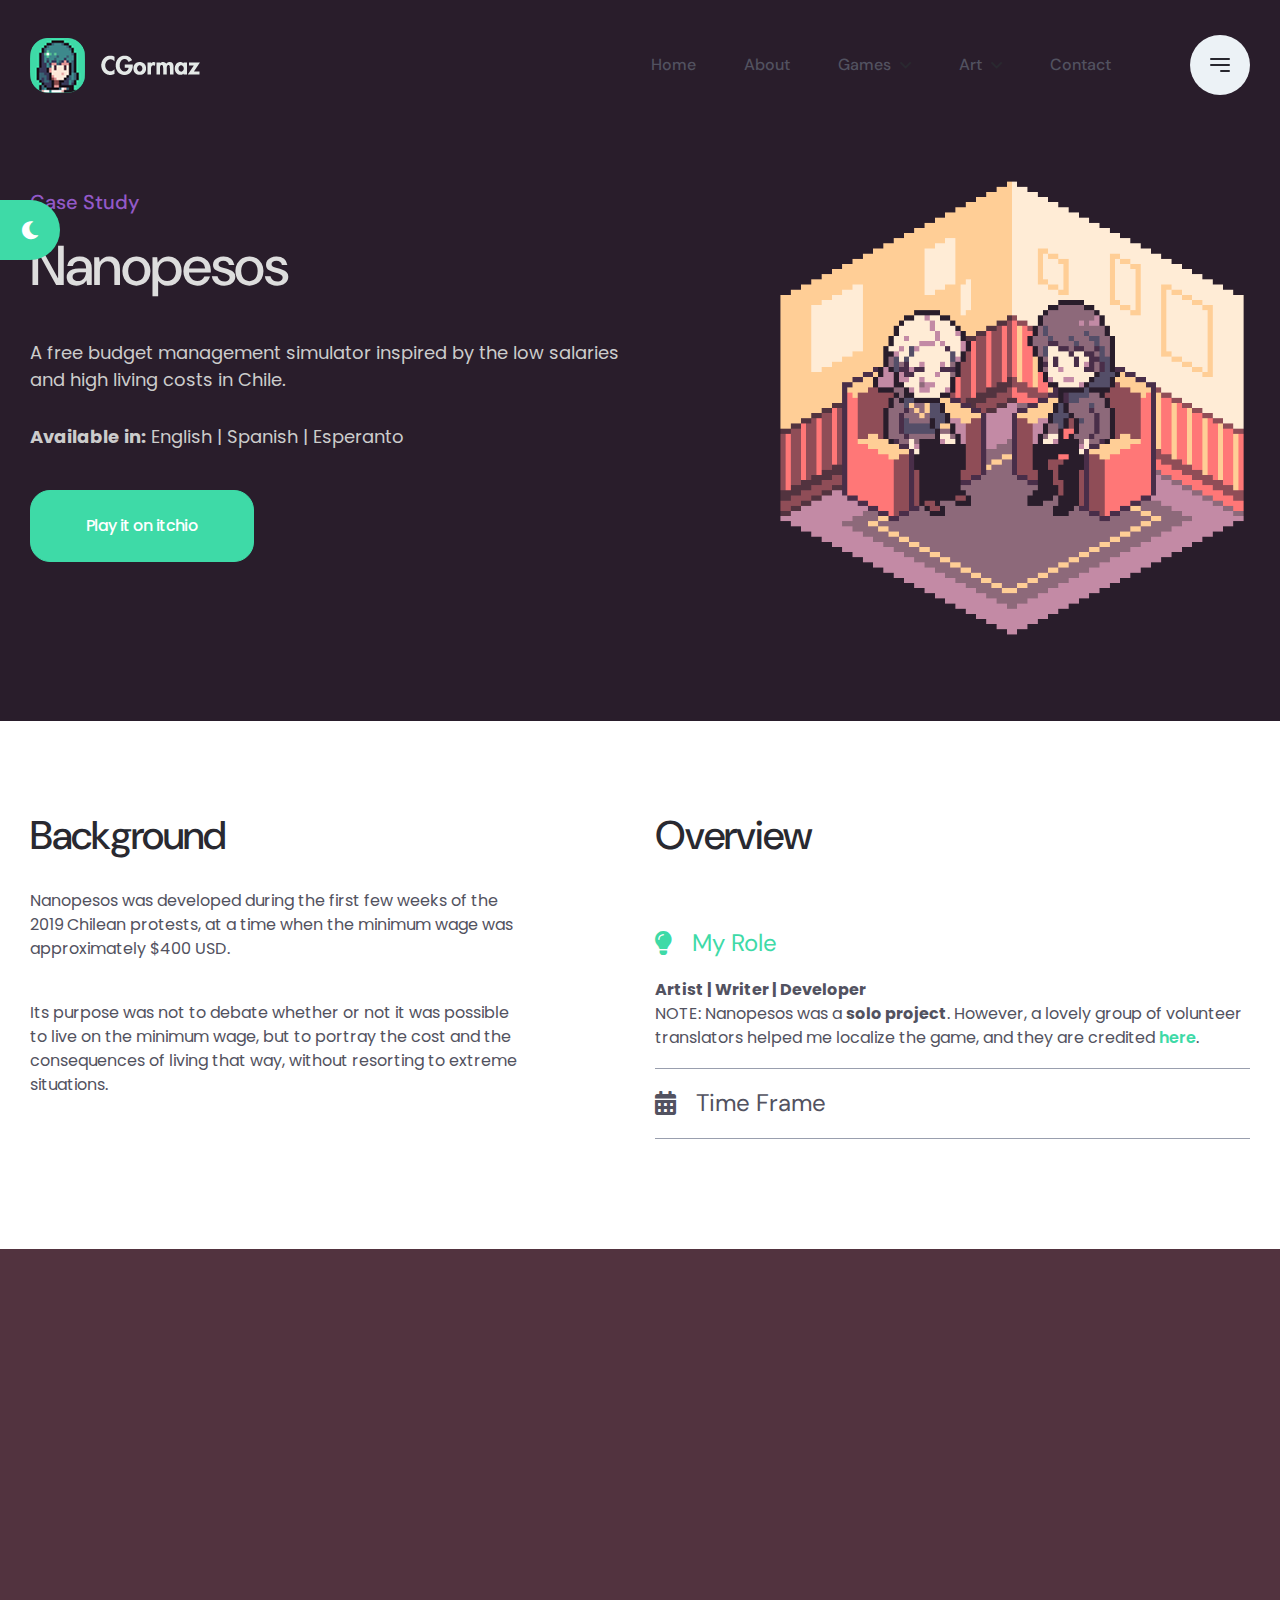
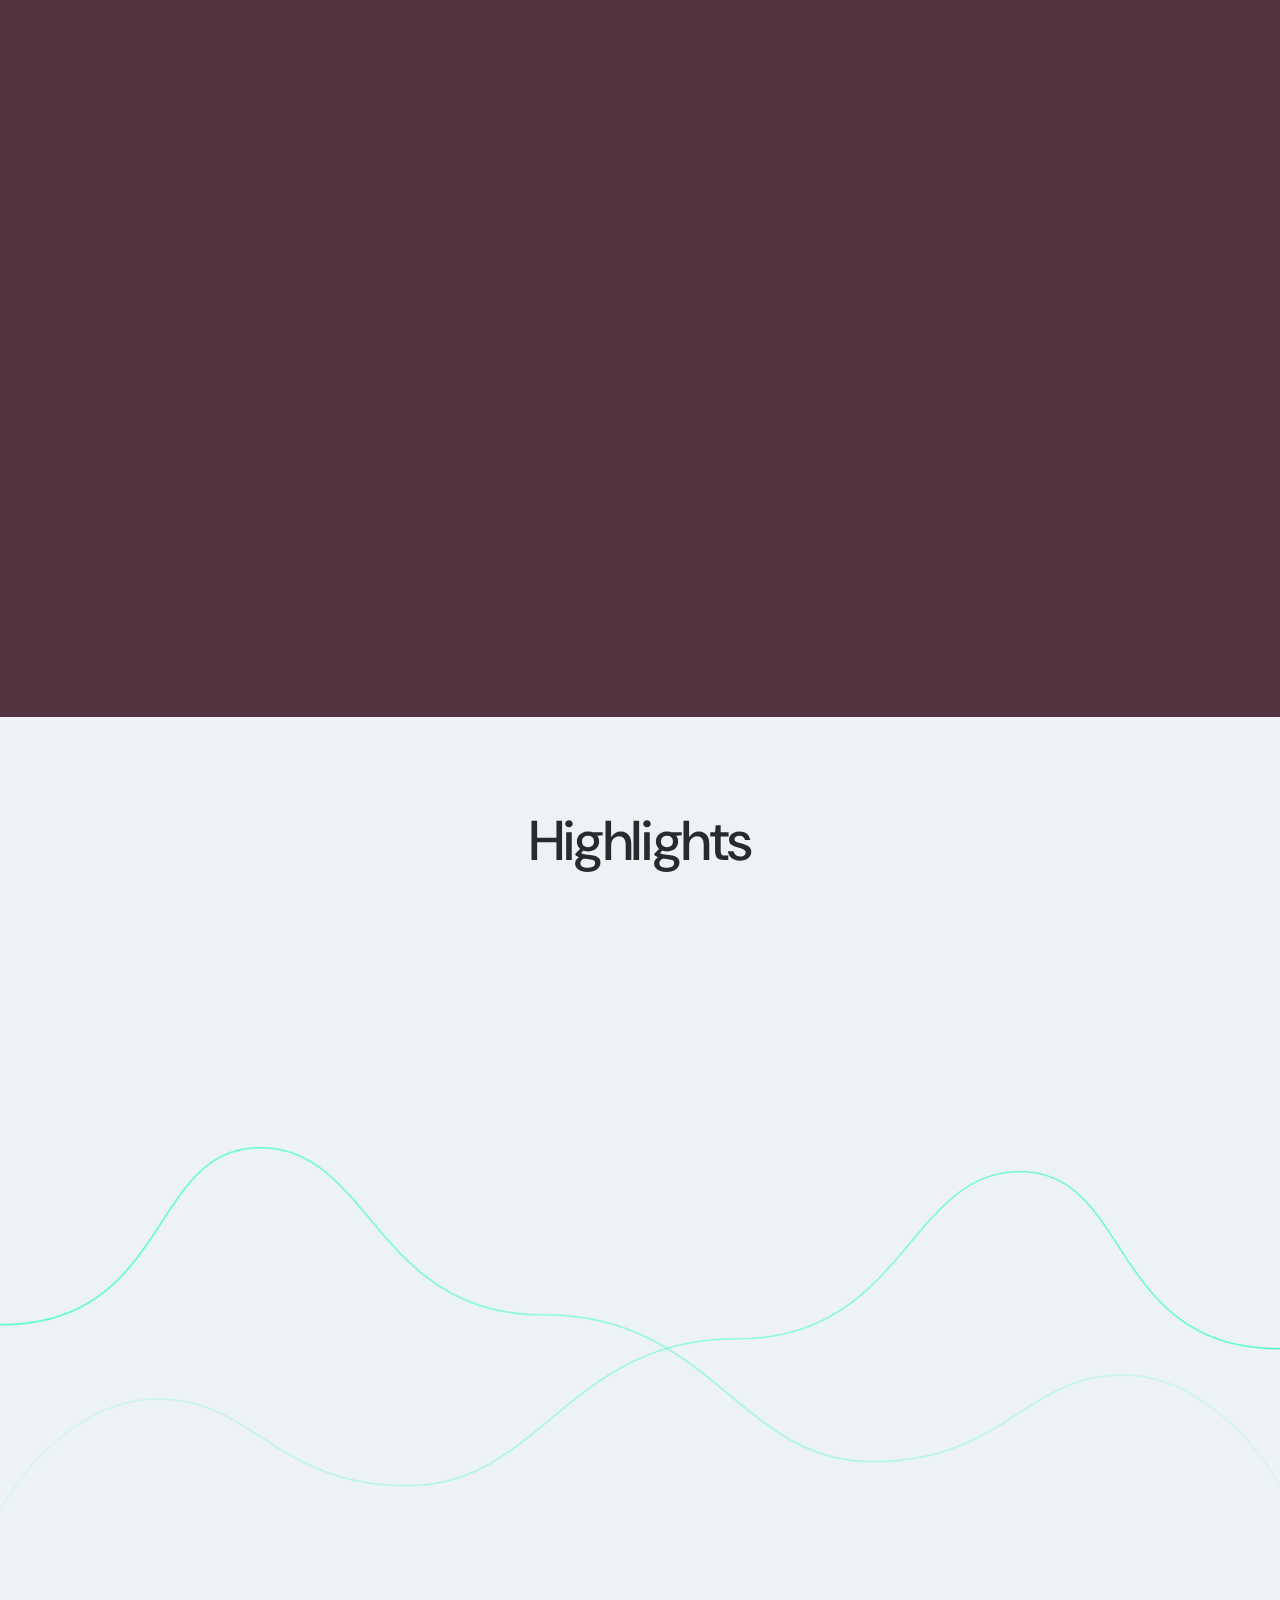
<file: nanopesos.html>
<!DOCTYPE html>
<html class="no-js" lang="en">

<head>
    <!-- Meta Data -->
    <meta charset="UTF-8">
    <meta http-equiv="X-UA-Compatible" content="IE=edge">
    <title>Case Study: Nanopesos | Camila Gormaz</title>
    <meta name="description" content="Nanopesos is a budget management simulator inspired by the low salaries and high living costs in Chile.">
    <meta name="viewport" content="width=device-width, initial-scale=1, shrink-to-fit=no">
    <!-- Favicon -->
    <link rel="shortcut icon" type="image/x-icon" href="assets/media/favicon.png">
    <link rel="stylesheet" href="assets/css/vendor/bootstrap.min.css">
    <link rel="stylesheet" href="assets/css/vendor/font-awesome.css">
    <link rel="stylesheet" href="assets/css/vendor/slick.css">
    <link rel="stylesheet" href="assets/css/vendor/slick-theme.css">
    <link rel="stylesheet" href="assets/css/vendor/sal.css">
    <link rel="stylesheet" href="assets/css/vendor/magnific-popup.css">
    <link rel="stylesheet" href="assets/css/vendor/green-audio-player.min.css">

    <!-- Site Stylesheet -->
    <link rel="stylesheet" href="assets/css/app.css">
	<!-- Facebook OpenGraph -->
    <meta property="og:locale" content="en_US" />
    <meta property="og:type" content="website" />
    <meta property="og:title" content="Case Study: Nanopesos | Camila Gormaz" />
    <meta property="og:description" content="Nanopesos is a budget management simulator inspired by the low salaries and high living costs in Chile." />
    <meta property="og:url" content="https://cgormaz.com/nanopesos.html" />
    <meta property="og:site_name" content="Case Study: Nanopesos | Camila Gormaz" />
    <meta property="article:publisher" content="https://www.facebook.com/burasto" />
    <meta property="og:image" content="https://cgormaz.com/social-nano.jpg" />
	
	<!-- Twitter Card -->
    <meta name="twitter:card" content="summary_large_image"/>
    <meta name="twitter:site" content="@burasto"/>
	<meta name="twitter:title" content="Case Study: Nanopesos | Camila Gormaz">
	<meta name="twitter:description" content="Nanopesos is a budget management simulator inspired by the low salaries and high living costs in Chile.">
	<meta name="twitter:creator" content="@burasto">
	<meta name="twitter:image" content="https://cgormaz.com/social-nano.jpg">
	
<script type="application/ld+json">
{
    "@context": "http://schema.org",
    "@type": "Corporation",
    "url": "https://cgormaz.com/nanopesos.html",
    "name": "Case Study: Nanopesos | Camila Gormaz",
    "description": "Nanopesos is a budget management simulator inspired by the low salaries and high living costs in Chile.",
    "image": "https://cgormaz.com/social-nano.jpg"
}
</script>

<!-- Global site tag (gtag.js) - Google Analytics -->
<script async src="https://www.googletagmanager.com/gtag/js?id=G-J32Q2XBW0E"></script>
<script>
  window.dataLayer = window.dataLayer || [];
  function gtag(){dataLayer.push(arguments);}
  gtag('js', new Date());

  gtag('config', 'G-J32Q2XBW0E');
</script>

</head>

<body class="sticky-header">
    <!--[if lte IE 9]>
    <p class="browserupgrade">You are using an <strong>outdated</strong> browser. Please <a href="https://browsehappy.com/">upgrade your browser</a> to improve your experience and security.</p>
  	<![endif]-->
    <a href="#main-wrapper" id="backto-top" class="back-to-top">
        <i class="far fa-angle-double-up"></i>
    </a>

    <!-- Preloader Start Here -->
    <div id="preloader"></div>
    <!-- Preloader End Here -->

    <div class="my_switcher d-none d-lg-block">
        <ul>
            <li title="Light Mode">
                <a href="javascript:void(0)" class="setColor light" data-theme="light">
                    <i class="fal fa-lightbulb-on"></i>
                </a>
            </li>
            <li title="Dark Mode">
                <a href="javascript:void(0)" class="setColor dark" data-theme="dark">
                    <i class="fas fa-moon"></i>
                </a>
            </li>
        </ul>
    </div>

    <div id="main-wrapper" class="main-wrapper">

        <!--=====================================-->
        <!--=        Header Area Start       	=-->
        <!--=====================================-->
        <header class="header axil-header header-style-1">
            <div id="axil-sticky-placeholder"></div>
            <div class="axil-mainmenu">
                <div class="container">
                    <div class="header-navbar">
                        <div class="header-logo">
                            <a href="/"><img class="light-version-logo" src="assets/media/logo-light.png" alt="logo"></a>
                            <a href="/"><img class="dark-version-logo" src="assets/media/logo-light.png" alt="logo"></a>
                            <a href="/"><img class="sticky-logo" src="assets/media/logo-dark.png" alt="logo"></a>
                        </div>
                        <div class="header-main-nav">
                            <!-- Start Mainmanu Nav -->
                            <nav class="mainmenu-nav" id="mobilemenu-popup">
                                <div class="d-block d-lg-none">
                                    <div class="mobile-nav-header">
                                        <div class="mobile-nav-logo">
                                            <a href="/">
                                                <img class="light-mode" src="assets/media/logo-dark.png" alt="Site Logo">
                                                <img class="dark-mode" src="assets/media/logo-light.png" alt="Site Logo">
                                            </a>
                                        </div>
                                        <button class="mobile-menu-close" data-bs-dismiss="offcanvas"><i class="fas fa-times"></i></button>
                                    </div>
                                </div>
                                <ul class="mainmenu">
                                    <li>
                                        <a href="/">Home</a>
                                    </li>
									<li><a href="about-me.html">About</a></li>
                                    <li class="menu-item-has-children">
                                        <a href="javascript:void(0);">Games</a>
                                        <ul class="axil-submenu">
                                            <li><a href="lgd.html">Long Gone Days</a></li>
                                            <li><a href="nanopesos.html">Nanopesos</a></li>
                                            <li><a href="rompechanchitos.html">Rompechanchitos</a></li>
                                        </ul>
                                    </li>
                                    <li class="menu-item-has-children">
                                        <a href="javascript:void(0);">Art</a>
                                        <ul class="axil-submenu">
                                            <li><a href="pixel.html">Pixel Art</a></li>
                                            <li><a href="art.html">2D & 3D Works</a></li>
                                        </ul>
                                    </li>
                                    <li><a href="/#contact">Contact</a></li>
                                </ul>
                            </nav>
                            <!-- End Mainmanu Nav -->
                        </div>
                        <div class="header-action">
                            <ul class="list-unstyled">
                                <li class="sidemenu-btn d-lg-block d-none">
                                    <button class="btn-wrap" data-bs-toggle="offcanvas" data-bs-target="#offcanvasMenuRight">
                                        <span></span>
                                        <span></span>
                                        <span></span>
                                    </button>
                                </li>
                                <li class="mobile-menu-btn sidemenu-btn d-lg-none d-block">
                                    <button class="btn-wrap" data-bs-toggle="offcanvas" data-bs-target="#mobilemenu-popup">
                                        <span></span>
                                        <span></span>
                                        <span></span>
                                    </button>
                                </li>
                                <li class="my_switcher d-block d-lg-none">
                                    <ul>
                                        <li title="Light Mode">
                                            <a href="javascript:void(0)" class="setColor light" data-theme="light">
                                                <i class="fal fa-lightbulb-on"></i>
                                            </a>
                                        </li>
                                        <li title="Dark Mode">
                                            <a href="javascript:void(0)" class="setColor dark" data-theme="dark">
                                                <i class="fas fa-moon"></i>
                                            </a>
                                        </li>
                                    </ul>
                                </li>
                            </ul>
                        </div>
                    </div>
                </div>
            </div>
        </header>
        <!--=====================================-->
        <!--=       Breadcrumb Area Start       =-->
        <!--=====================================-->
        <div id="nano" class="breadcrum-area breadcrumb-banner single-breadcrumb">
            <div class="container">
                <div class="row align-items-center">
                    <div class="col-lg-6">
                        <div class="section-heading heading-left" data-sal="slide-right" data-sal-duration="1000" data-sal-delay="300">
							<span class="subtitle">Case Study</span>
                            <h1 class="title h2">Nanopesos</h1>
                            <p>A free budget management simulator inspired by the low salaries and high living costs in Chile.</p>
							<p class="about"><strong>Available in:</strong> English | Spanish | Esperanto</p>
							<p><a href="https://laburatory.itch.io/nanopesos" target="_blank" class="axil-btn btn-fill-primary btn-large">Play it on itchio</a><p>
                        </div>
                    </div>
                    <div class="col-lg-6">
						<div class="banner-thumbnail thumbnail-3" data-sal="slide-up" data-sal-duration="1000" data-sal-delay="400">
                    <img src="assets/media/project/nanopesos.gif" alt="Nanopesos">
                </div>
                    </div>
                </div>
            </div>
        </div>
        <!--=====================================-->
        <!--=     Single Portfolio Area Start   =-->
        <!--=====================================-->
        <section class="section-padding single-portfolio-area">
            <div class="container">
                <div class="row">
                    <div class="col-lg-5">
                        <div class="section-heading heading-left mb-0">
                            <h3 class="title">Background</h3>
                        </div>
                        <p>Nanopesos was developed during the first few weeks of the 2019 Chilean protests, at a time when the minimum wage was approximately $400 USD.</p>
						<p>Its purpose was not to debate whether or not it was possible to live on the minimum wage, but to portray the cost and the consequences of living that way, without resorting to extreme situations.</p>
                    </div>
                    <div class="col-lg-6 offset-xl-1">
                        <div class="why-choose-us">
                            <div class="section-heading heading-left">
                                <h3 class="title">Overview</h3>
                            </div>
                            <div class="accordion" id="choose-accordion">
                                <div class="accordion-item">
                                    <h2 class="accordion-header" id="headingOne">
                                        <button class="accordion-button" type="button" data-bs-toggle="collapse" data-bs-target="#collapseOne" aria-expanded="true" aria-controls="collapseOne">
                                            <i class="fas fa-lightbulb"></i>My Role
                                        </button>
                                    </h2>
                                    <div id="collapseOne" class="accordion-collapse collapse show" aria-labelledby="headingOne" data-bs-parent="#choose-accordion">
                                        <div class="accordion-body about">
											<b>Artist | Writer | Developer</b><br>
                                            NOTE: Nanopesos was a <strong>solo project</strong>. However, a lovely group of volunteer translators helped me localize the game, and they are credited <a href="https://laburatory.itch.io/nanopesos" target="_blank">here</a>.
                                        </div>
                                    </div>
                                </div>
                                <div class="accordion-item">
                                    <h2 class="accordion-header" id="headingTwo">
                                        <button class="accordion-button collapsed" type="button" data-bs-toggle="collapse" data-bs-target="#collapseTwo" aria-expanded="false" aria-controls="collapseTwo">
                                            <i class="fas fa-calendar-alt"></i>Time Frame
                                        </button>
                                    </h2>
                                    <div id="collapseTwo" class="accordion-collapse collapse" aria-labelledby="headingTwo" data-bs-parent="#choose-accordion">
                                        <div class="accordion-body">
                                            The development of Nanopesos took about 2 weeks, but about one month passed from the time the first idea was conceived to the time it was finally released.
                                        </div>
                                    </div>
                                </div>
                            </div>
                        </div>
                    </div>
                </div>
            </div>
        </section>

        <section class="section-padding case-study-brief bg-color-nano">
            <div class="container">
                <div class="row align-items-xl-center">
                    <div class="col-lg-4" data-sal="slide-right" data-sal-duration="1000" data-sal-delay="200">
                        <div class="case-study-featured-thumb">
                            <img class="paralax-image" src="assets/media/project/nano1.png" alt="Case Study"><br><br>
                        </div>
                    </div>
                    <div class="col-lg-4" data-sal="slide-left" data-sal-duration="1000">
                        <div class="case-study-featured-thumb">
                            <img class="paralax-image" src="assets/media/project/nano2.png" alt="Case Study"><br><br>
                        </div>
                    </div>
					<div class="col-lg-4" data-sal="slide-left" data-sal-duration="1000">
                        <div class="case-study-featured-thumb">
                            <img class="paralax-image" src="assets/media/project/nano3.png" alt="Case Study"><br><br>
                        </div>
                    </div>
					<div class="col-lg-12" data-sal="slide-left" data-sal-duration="1000">
                        <div class="case-study-featured-thumb">
                            <img class="paralax-image" src="assets/media/project/nanopalette.png" alt="Case Study"><br><br>
                        </div>
                    </div>
					
				</div>
            </div>
        </section>
        <!--=====================================-->
        <!--=       Work Process Area Start     =-->
        <!--=====================================-->
        <section class="section section-padding bg-color-light pb--70">
            <div class="container">
                <div class="section-heading mb--90">
                    <h2 class="title">Highlights</h2>
                </div>
                <div class="process-work" data-sal="slide-right" data-sal-duration="1000" data-sal-delay="100">
                    <div class="thumbnail paralax-image">
                        <img src="assets/media/project/nanonews.gif" alt="Thumbnail">
                    </div>
                    <div class="content">
                        <span class="subtitle">On release</span>
                        <h3 class="title">Spreading the Message</h3>
                        <p>As soon as it was released, Nanopesos appeared on every major national newspaper, online and print, some tv channels, and lots of people shared it with their friends and family.</p>
						<div class="case-study-counterup">
                                <div class="single-counterup">
                                    <h2 class="count-number">
                                        <span class="number count">200000</span>
                                        <span class="symbol">+</span>
                                    </h2>
                                    <span class="counter-title">Players in its first two weeks</span>
                                </div>
                            </div>
                    </div>
                </div>
                <div class="process-work content-reverse" data-sal="slide-left" data-sal-duration="1000" data-sal-delay="100">
                    <div class="thumbnail paralax-image">
                        <img src="assets/media/others/nano.png" alt="Thumbnail">
                    </div>
                    <div class="content">
                        <span class="subtitle">Premios Literarios</span>
                        <h3 class="title">First Game to Win a Literary Award in Chile!</h3>
                        <p>At the end of 2020, Nanopesos was awarded the Literary Award ("Premios Literarios") from the Ministry of Culture of Chile, marking a milestone as the first videogame in our country to win it, paving the way for more games to apply the following years.</p>
                    </div>
                </div>
            </div>
            <ul class="shape-group-17 list-unstyled">
                <li class="shape shape-3"><img src="assets/media/others/line-4.png" alt="Line"></li>
                <li class="shape shape-4"><img src="assets/media/others/line-5.png" alt="Line"></li>
            </ul>
        </section>
        <!--=====================================-->
        <!--=        Footer Area Start       	=-->
        <!--=====================================-->
        <footer class="footer-area footer-dark">
            <div class="container">
                <div class="footer-bottom" data-sal="slide-up" data-sal-duration="500" data-sal-delay="100">
                    <div class="row">
                        <div class="col-md-6">
                            <div class="footer-copyright">
                                <span class="copyright-text">Copyright 2024 / All rights reserved</span>
                            </div>
                        </div>
                    </div>
                </div>
            </div>
        </footer>




        <!--=====================================-->
        <!--=       Offcanvas Menu Area       	=-->
        <!--=====================================-->
        <div class="offcanvas offcanvas-end header-offcanvasmenu" tabindex="-1" id="offcanvasMenuRight">
            <div class="offcanvas-header">
                <button type="button" class="btn-close" data-bs-dismiss="offcanvas" aria-label="Close"></button>
            </div>
            <div class="offcanvas-body">
                <div class="row ">
                    <div class="col-lg-5 col-xl-6">
                        <ul class="main-navigation list-unstyled">
                            <li><a href="/">Home</a></li>
                            <li><a href="about-me.html">About Me</a></li>
                            <li><a href="lgd.html">Games Portfolio</a></li>
                            <li><a href="pixel.html">Art Portfolio</a></li>
                            <li><a href="/#contact">Contact</a></li>
                        </ul>
                    </div>
                    <div class="col-lg-7 col-xl-6">
                        <div class="contact-info-wrap">
                            <div class="contact-inner">
                                <address class="address">
                                    <span class="title">Contact Information</span>
                                    <p>Camila Gormaz <br> Based in Santiago, Chile</p>
                                </address>
                                <address class="address">
                                    <span class="title">Get in touch!</span>
                                    <a class="tel" href="mailto:cvgormaz@gmail.com"><i class="fas fa-envelope"></i>cvgormaz@gmail.com</a>
                                </address>
                            </div>
                            <div class="contact-inner">
                                <h5 class="title">Follow me on</h5>
                                <div class="contact-social-share">
                                    <ul class="social-share list-unstyled">
                                        <li><a href="https://twitter.com/burasto"><i class="fab fa-twitter"></i></a></li>
                                        <li><a href="https://www.instagram.com/burasto/"><i class="fab fa-instagram"></i></a></li>
                                        <li><a href="https://www.linkedin.com/in/camila-gormaz/"><i class="fab fa-linkedin-in"></i></a></li>
                                    </ul>
                                </div>
                            </div>
                        </div>
                    </div>
                </div>
            </div>
        </div>
    </div>

    <!-- Jquery Js -->
    <script src="assets/js/vendor/jquery-3.6.0.min.js"></script>
    <script src="assets/js/vendor/bootstrap.min.js"></script>
    <script src="assets/js/vendor/isotope.pkgd.min.js"></script>
    <script src="assets/js/vendor/imagesloaded.pkgd.min.js"></script>
    <script src="assets/js/vendor/waypoints.min.js"></script>
    <script src="assets/js/vendor/counterup.js"></script>
    <script src="assets/js/vendor/slick.min.js"></script>
    <script src="assets/js/vendor/sal.js"></script>
    <script src="assets/js/vendor/jquery.magnific-popup.min.js"></script>
    <script src="assets/js/vendor/js.cookie.js"></script>
    <script src="assets/js/vendor/jquery.style.switcher.js"></script>
    <script src="assets/js/vendor/jquery.countdown.min.js"></script>
    <script src="assets/js/vendor/tilt.js"></script>
    <script src="assets/js/vendor/green-audio-player.min.js"></script>
    <script src="assets/js/vendor/jquery.nav.js"></script>

    <!-- Site Scripts -->
    <script src="assets/js/app.js"></script>
</body>

</html>
</file>
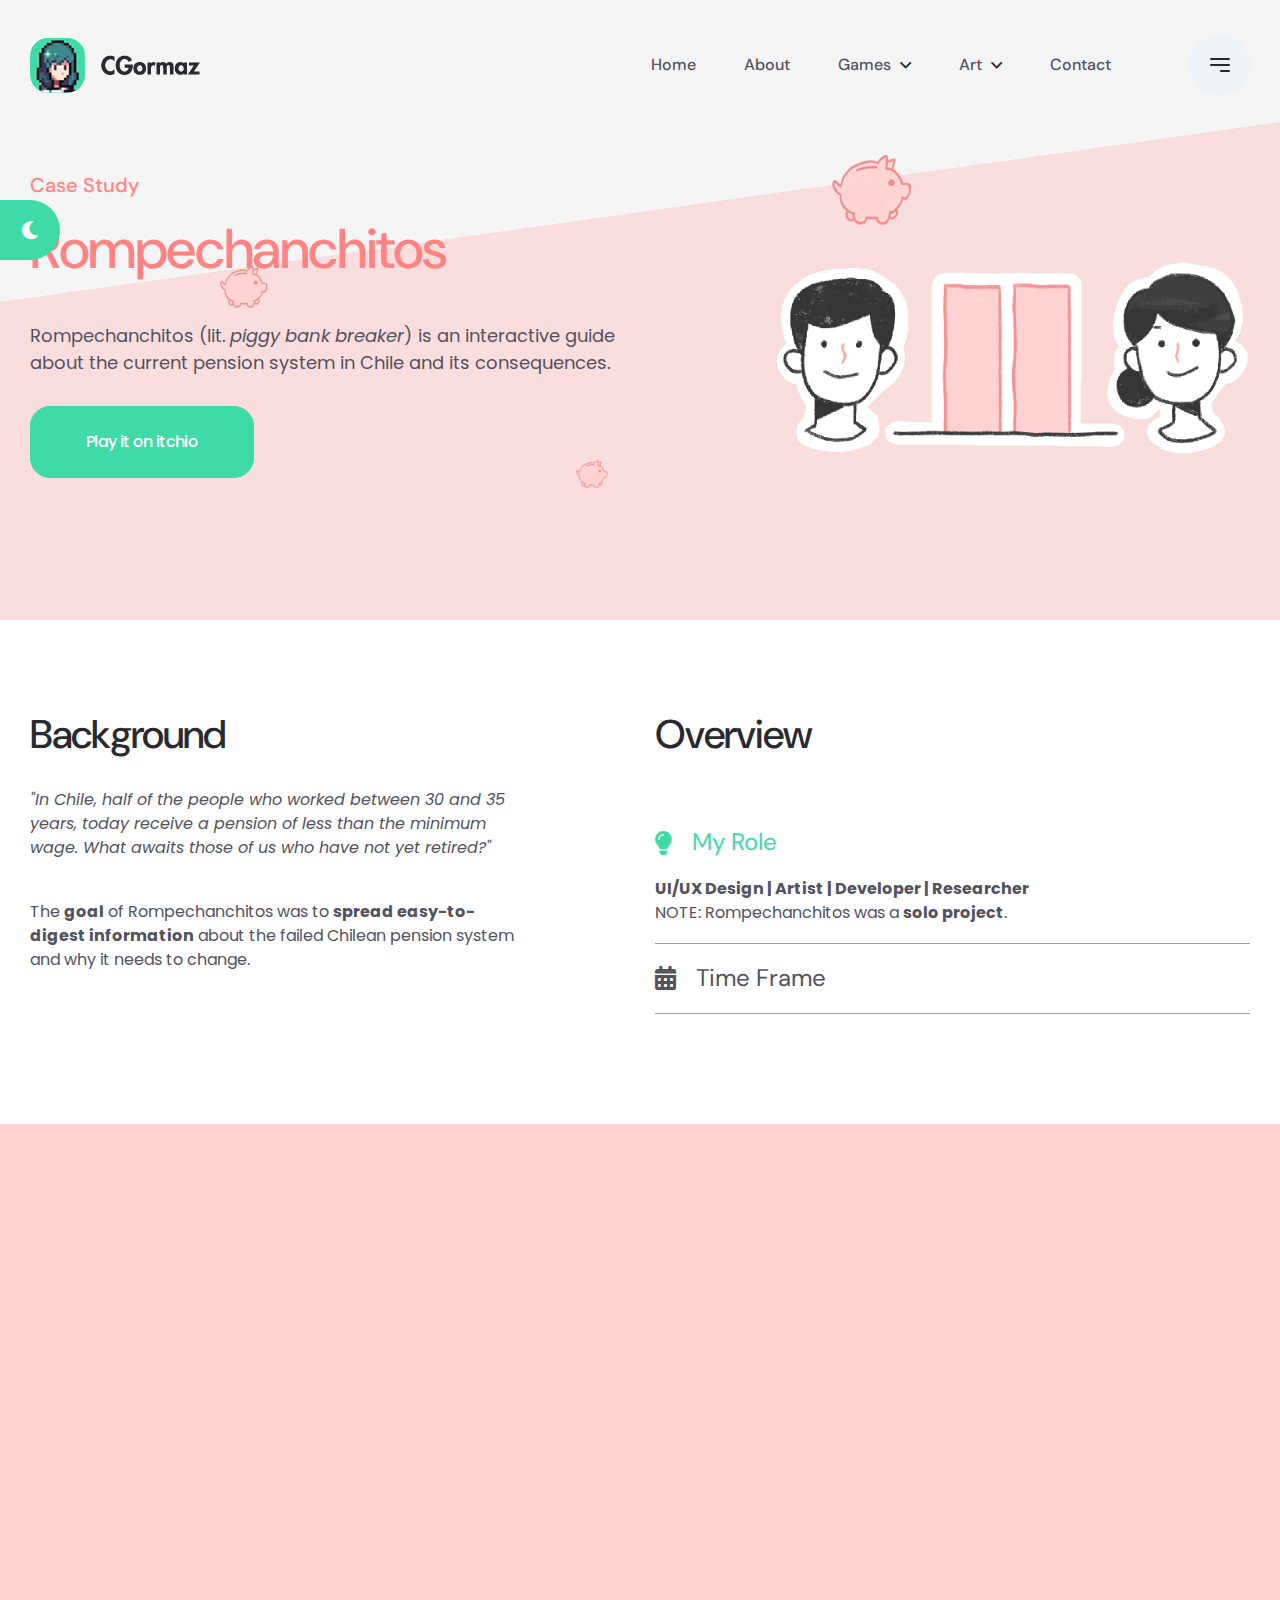
<file: rompechanchitos.html>
<!DOCTYPE html>
<html class="no-js" lang="en">

<head>
    <!-- Meta Data -->
    <meta charset="UTF-8">
    <meta http-equiv="X-UA-Compatible" content="IE=edge">
    <title>Case Study: Rompechanchitos | Camila Gormaz</title>
    <meta name="description" content="Rompechanchitos is an interactive guide about the current pension system in Chile and its consequences.">
    <meta name="viewport" content="width=device-width, initial-scale=1, shrink-to-fit=no">
    <!-- Favicon -->
    <link rel="shortcut icon" type="image/x-icon" href="assets/media/favicon.png">
    <link rel="stylesheet" href="assets/css/vendor/bootstrap.min.css">
    <link rel="stylesheet" href="assets/css/vendor/font-awesome.css">
    <link rel="stylesheet" href="assets/css/vendor/slick.css">
    <link rel="stylesheet" href="assets/css/vendor/slick-theme.css">
    <link rel="stylesheet" href="assets/css/vendor/sal.css">
    <link rel="stylesheet" href="assets/css/vendor/magnific-popup.css">
    <link rel="stylesheet" href="assets/css/vendor/green-audio-player.min.css">

    <!-- Site Stylesheet -->
    <link rel="stylesheet" href="assets/css/app.css">
	<!-- Facebook OpenGraph -->
    <meta property="og:locale" content="en_US" />
    <meta property="og:type" content="website" />
    <meta property="og:title" content="Case Study: Rompechanchitos | Camila Gormaz" />
    <meta property="og:description" content="Rompechanchitos is an interactive guide about the current pension system in Chile and its consequences." />
    <meta property="og:url" content="https://cgormaz.com/rompechanchitos.html" />
    <meta property="og:site_name" content="Case Study: Rompechanchitos | Camila Gormaz" />
    <meta property="article:publisher" content="https://www.facebook.com/burasto" />
    <meta property="og:image" content="https://cgormaz.com/social-rc.png" />
	
	<!-- Twitter Card -->
    <meta name="twitter:card" content="summary_large_image"/>
    <meta name="twitter:site" content="@burasto"/>
	<meta name="twitter:title" content="Case Study: Rompechanchitos | Camila Gormaz">
	<meta name="twitter:description" content="Rompechanchitos is an interactive guide about the current pension system in Chile and its consequences.">
	<meta name="twitter:creator" content="@burasto">
	<meta name="twitter:image" content="https://cgormaz.com/social-rc.png">
	
<script type="application/ld+json">
{
    "@context": "http://schema.org",
    "@type": "Corporation",
    "url": "https://cgormaz.com/rompechanchitos.html",
    "name": "Case Study: Rompechanchitos | Camila Gormaz",
    "description": "Rompechanchitos is an interactive guide about the current pension system in Chile and its consequences.",
    "image": "https://cgormaz.com/social-rc.png"
}
</script>

<!-- Global site tag (gtag.js) - Google Analytics -->
<script async src="https://www.googletagmanager.com/gtag/js?id=G-J32Q2XBW0E"></script>
<script>
  window.dataLayer = window.dataLayer || [];
  function gtag(){dataLayer.push(arguments);}
  gtag('js', new Date());

  gtag('config', 'G-J32Q2XBW0E');
</script>

</head>

<body class="sticky-header">
    <!--[if lte IE 9]>
    <p class="browserupgrade">You are using an <strong>outdated</strong> browser. Please <a href="https://browsehappy.com/">upgrade your browser</a> to improve your experience and security.</p>
  	<![endif]-->
    <a href="#main-wrapper" id="backto-top" class="back-to-top">
        <i class="far fa-angle-double-up"></i>
    </a>

    <!-- Preloader Start Here -->
    <div id="preloader"></div>
    <!-- Preloader End Here -->

    <div class="my_switcher d-none d-lg-block">
        <ul>
            <li title="Light Mode">
                <a href="javascript:void(0)" class="setColor light" data-theme="light">
                    <i class="fal fa-lightbulb-on"></i>
                </a>
            </li>
            <li title="Dark Mode">
                <a href="javascript:void(0)" class="setColor dark" data-theme="dark">
                    <i class="fas fa-moon"></i>
                </a>
            </li>
        </ul>
    </div>

    <div id="main-wrapper" class="main-wrapper">

        <!--=====================================-->
        <!--=        Header Area Start       	=-->
        <!--=====================================-->
        <header class="header axil-header header-style-1">
            <div id="axil-sticky-placeholder"></div>
            <div class="axil-mainmenu">
                <div class="container">
                    <div class="header-navbar">
                        <div class="header-logo">
                            <a href="/"><img class="light-version-logo" src="assets/media/logo-dark.png" alt="logo"></a>
                            <a href="/"><img class="dark-version-logo" src="assets/media/logo-light.png" alt="logo"></a>
                            <a href="/"><img class="sticky-logo" src="assets/media/logo-dark.png" alt="logo"></a>
                        </div>
                        <div class="header-main-nav">
                            <!-- Start Mainmanu Nav -->
                            <nav class="mainmenu-nav" id="mobilemenu-popup">
                                <div class="d-block d-lg-none">
                                    <div class="mobile-nav-header">
                                        <div class="mobile-nav-logo">
                                            <a href="/">
                                                <img class="light-mode" src="assets/media/logo-dark.png" alt="Site Logo">
                                                <img class="dark-mode" src="assets/media/logo-light.png" alt="Site Logo">
                                            </a>
                                        </div>
                                        <button class="mobile-menu-close" data-bs-dismiss="offcanvas"><i class="fas fa-times"></i></button>
                                    </div>
                                </div>
                                <ul class="mainmenu">
                                    <li>
                                        <a href="/">Home</a>
                                    </li>
									<li><a href="about-me.html">About</a></li>
                                    <li class="menu-item-has-children">
                                        <a href="javascript:void(0);">Games</a>
                                        <ul class="axil-submenu">
                                            <li><a href="lgd.html">Long Gone Days</a></li>
                                            <li><a href="nanopesos.html">Nanopesos</a></li>
                                            <li><a href="rompechanchitos.html">Rompechanchitos</a></li>
                                        </ul>
                                    </li>
                                    <li class="menu-item-has-children">
                                        <a href="javascript:void(0);">Art</a>
                                        <ul class="axil-submenu">
                                            <li><a href="pixel.html">Pixel Art</a></li>
                                            <li><a href="art.html">2D & 3D Works</a></li>
                                        </ul>
                                    </li>
                                    <li><a href="/#contact">Contact</a></li>
                                </ul>
                            </nav>
                            <!-- End Mainmanu Nav -->
                        </div>
                        <div class="header-action">
                            <ul class="list-unstyled">
                                <li class="sidemenu-btn d-lg-block d-none">
                                    <button class="btn-wrap" data-bs-toggle="offcanvas" data-bs-target="#offcanvasMenuRight">
                                        <span></span>
                                        <span></span>
                                        <span></span>
                                    </button>
                                </li>
                                <li class="mobile-menu-btn sidemenu-btn d-lg-none d-block">
                                    <button class="btn-wrap" data-bs-toggle="offcanvas" data-bs-target="#mobilemenu-popup">
                                        <span></span>
                                        <span></span>
                                        <span></span>
                                    </button>
                                </li>
                                <li class="my_switcher d-block d-lg-none">
                                    <ul>
                                        <li title="Light Mode">
                                            <a href="javascript:void(0)" class="setColor light" data-theme="light">
                                                <i class="fal fa-lightbulb-on"></i>
                                            </a>
                                        </li>
                                        <li title="Dark Mode">
                                            <a href="javascript:void(0)" class="setColor dark" data-theme="dark">
                                                <i class="fas fa-moon"></i>
                                            </a>
                                        </li>
                                    </ul>
                                </li>
                            </ul>
                        </div>
                    </div>
                </div>
            </div>
        </header>
        <!--=====================================-->
        <!--=       Breadcrumb Area Start       =-->
        <!--=====================================-->
        <div id="rc" class="breadcrum-area breadcrumb-banner single-breadcrumb">
            <div class="container">
                <div class="row align-items-center">
                    <div class="col-lg-6">
                        <div class="section-heading heading-left" data-sal="slide-right" data-sal-duration="1000" data-sal-delay="300">
							<span class="subtitle">Case Study</span>
                            <h1 class="title h2">Rompechanchitos</h1>
                            <p>Rompechanchitos (lit. <i>piggy bank breaker</i>) is an interactive guide about the current pension system in Chile and its consequences.</p>
							<p><a href="https://laburatory.itch.io/rc" target="_blank" class="axil-btn btn-fill-primary btn-large">Play it on itchio</a><p>
                        </div>
                    </div>
                    <div class="col-lg-6">
						<div class="banner-thumbnail thumbnail-3" data-sal="slide-up" data-sal-duration="1000" data-sal-delay="400">
                    <img src="assets/media/project/rc1.gif" alt="Rompechanchitos">
                </div>
                    </div>
                </div>
				<ul class="list-unstyled shape-group-20">
					<li class="shape shape-4" data-sal="slide-left" data-sal-duration="500" data-sal-delay="700">
						<img src="assets/media/others/pig.png" alt="Bubble">
					</li>
					<li class="shape shape-5" data-sal="slide-left" data-sal-duration="500" data-sal-delay="700">
						<img src="assets/media/others/pig.png" alt="Bubble">
					</li>
					<li class="shape shape-7" data-sal="slide-left" data-sal-duration="500" data-sal-delay="700">
						<img src="assets/media/others/pig.png" alt="Bubble">
					</li>
				</ul>
            </div>
        </div>
        <!--=====================================-->
        <!--=     Single Portfolio Area Start   =-->
        <!--=====================================-->
        <section class="section-padding single-portfolio-area">
            <div class="container">
                <div class="row">
                    <div class="col-lg-5">
                        <div class="section-heading heading-left mb-0">
                            <h3 class="title">Background</h3>
                        </div>
                        <p><i>"In Chile, half of the people who worked between 30 and 35 years, today receive a pension of less than the minimum wage. What awaits those of us who have not yet retired?"</i></p>
						<p>The <strong>goal</strong> of Rompechanchitos was to <strong>spread easy-to-digest information</strong> about the failed Chilean pension system and why it needs to change.</p>
                    </div>
                    <div class="col-lg-6 offset-xl-1">
                        <div class="why-choose-us">
                            <div class="section-heading heading-left">
                                <h3 class="title">Overview</h3>
                            </div>
                            <div class="accordion" id="choose-accordion">
                                <div class="accordion-item">
                                    <h2 class="accordion-header" id="headingOne">
                                        <button class="accordion-button" type="button" data-bs-toggle="collapse" data-bs-target="#collapseOne" aria-expanded="true" aria-controls="collapseOne">
                                            <i class="fas fa-lightbulb"></i>My Role
                                        </button>
                                    </h2>
                                    <div id="collapseOne" class="accordion-collapse collapse show" aria-labelledby="headingOne" data-bs-parent="#choose-accordion">
                                        <div class="accordion-body about">
                                            <b>UI/UX Design | Artist | Developer | Researcher</b><br>
											NOTE: Rompechanchitos was a <strong>solo project</strong>.
                                        </div>
                                    </div>
                                </div>
                                <div class="accordion-item">
                                    <h2 class="accordion-header" id="headingTwo">
                                        <button class="accordion-button collapsed" type="button" data-bs-toggle="collapse" data-bs-target="#collapseTwo" aria-expanded="false" aria-controls="collapseTwo">
                                            <i class="fas fa-calendar-alt"></i>Time Frame
                                        </button>
                                    </h2>
                                    <div id="collapseTwo" class="accordion-collapse collapse" aria-labelledby="headingTwo" data-bs-parent="#choose-accordion">
                                        <div class="accordion-body">
                                            The guide was researched, written, and developed in two weeks. It also used the source code of Nicky Case's "The Evolution of Trust" as a base.
                                        </div>
                                    </div>
                                </div>
                            </div>
                        </div>
                    </div>
                </div>
            </div>
        </section>

        <section class="section-padding case-study-brief bg-color-rc">
            <div class="container">
				
				<div class="row align-items-xl-center">
                    <div class="col-lg-6" data-sal="slide-right" data-sal-duration="1000" data-sal-delay="200">
                        <div class="case-study-featured-thumb">
                            <img class="paralax-image infographic" src="assets/media/project/rc5.gif" alt="Case Study"><br><br>
                        </div>
                    </div>
                    <div class="col-lg-6" data-sal="slide-left" data-sal-duration="1000">
                        <div class="case-study-featured-thumb">
                            <img class="paralax-image infographic" src="assets/media/project/rc6.gif" alt="Case Study"><br><br>
                        </div>
                    </div>
					<div class="col-lg-6" data-sal="slide-right" data-sal-duration="1000" data-sal-delay="200">
                        <div class="case-study-featured-thumb">
                            <img class="paralax-image infographic" src="assets/media/project/rc7.gif" alt="Case Study"><br><br>
                        </div>
                    </div>
                    <div class="col-lg-6" data-sal="slide-left" data-sal-duration="1000">
                        <div class="case-study-featured-thumb">
                            <img class="paralax-image infographic" src="assets/media/project/rc8.gif" alt="Case Study"><br><br>
                        </div>
                    </div>
				</div>
				
				                <div class="row align-items-xl-center">
                    <div class="col-lg-4" data-sal="slide-right" data-sal-duration="1000" data-sal-delay="200">
                        <div class="case-study-featured-thumb">
                            <img class="paralax-image" src="assets/media/project/rc2.png" alt="Case Study"><br><br>
                        </div>
                    </div>
                    <div class="col-lg-4" data-sal="slide-left" data-sal-duration="1000">
                        <div class="case-study-featured-thumb">
                            <img class="paralax-image" src="assets/media/project/rc3.png" alt="Case Study"><br><br>
                        </div>
                    </div>
					<div class="col-lg-4" data-sal="slide-left" data-sal-duration="1000">
                        <div class="case-study-featured-thumb">
                            <img class="paralax-image" src="assets/media/project/rc4.png" alt="Case Study"><br><br>
                        </div>
                    </div>
				</div>
            </div>
        </section>
        <!--=====================================-->
        <!--=        Footer Area Start       	=-->
        <!--=====================================-->
        <footer class="footer-area footer-dark">
            <div class="container">
                <div class="footer-bottom" data-sal="slide-up" data-sal-duration="500" data-sal-delay="100">
                    <div class="row">
                        <div class="col-md-6">
                            <div class="footer-copyright">
                                <span class="copyright-text">Copyright 2024 / All rights reserved</span>
                            </div>
                        </div>
                    </div>
                </div>
            </div>
        </footer>




        <!--=====================================-->
        <!--=       Offcanvas Menu Area       	=-->
        <!--=====================================-->
        <div class="offcanvas offcanvas-end header-offcanvasmenu" tabindex="-1" id="offcanvasMenuRight">
            <div class="offcanvas-header">
                <button type="button" class="btn-close" data-bs-dismiss="offcanvas" aria-label="Close"></button>
            </div>
            <div class="offcanvas-body">
                <div class="row ">
                    <div class="col-lg-5 col-xl-6">
                        <ul class="main-navigation list-unstyled">
                            <li><a href="/">Home</a></li>
                            <li><a href="about-me.html">About Me</a></li>
                            <li><a href="lgd.html">Games Portfolio</a></li>
                            <li><a href="pixel.html">Art Portfolio</a></li>
                            <li><a href="/#contact">Contact</a></li>
                        </ul>
                    </div>
                    <div class="col-lg-7 col-xl-6">
                        <div class="contact-info-wrap">
                            <div class="contact-inner">
                                <address class="address">
                                    <span class="title">Contact Information</span>
                                    <p>Camila Gormaz <br> Based in Santiago, Chile</p>
                                </address>
                                <address class="address">
                                    <span class="title">Get in touch!</span>
                                    <a class="tel" href="mailto:cvgormaz@gmail.com"><i class="fas fa-envelope"></i>cvgormaz@gmail.com</a>
                                </address>
                            </div>
                            <div class="contact-inner">
                                <h5 class="title">Follow me on</h5>
                                <div class="contact-social-share">
                                    <ul class="social-share list-unstyled">
                                        <li><a href="https://twitter.com/burasto"><i class="fab fa-twitter"></i></a></li>
                                        <li><a href="https://www.instagram.com/burasto/"><i class="fab fa-instagram"></i></a></li>
                                        <li><a href="https://www.linkedin.com/in/camila-gormaz/"><i class="fab fa-linkedin-in"></i></a></li>
                                    </ul>
                                </div>
                            </div>
                        </div>
                    </div>
                </div>
            </div>
        </div>
    </div>

    <!-- Jquery Js -->
    <script src="assets/js/vendor/jquery-3.6.0.min.js"></script>
    <script src="assets/js/vendor/bootstrap.min.js"></script>
    <script src="assets/js/vendor/isotope.pkgd.min.js"></script>
    <script src="assets/js/vendor/imagesloaded.pkgd.min.js"></script>
    <script src="assets/js/vendor/waypoints.min.js"></script>
    <script src="assets/js/vendor/counterup.js"></script>
    <script src="assets/js/vendor/slick.min.js"></script>
    <script src="assets/js/vendor/sal.js"></script>
    <script src="assets/js/vendor/jquery.magnific-popup.min.js"></script>
    <script src="assets/js/vendor/js.cookie.js"></script>
    <script src="assets/js/vendor/jquery.style.switcher.js"></script>
    <script src="assets/js/vendor/jquery.countdown.min.js"></script>
    <script src="assets/js/vendor/tilt.js"></script>
    <script src="assets/js/vendor/green-audio-player.min.js"></script>
    <script src="assets/js/vendor/jquery.nav.js"></script>

    <!-- Site Scripts -->
    <script src="assets/js/app.js"></script>
</body>

</html>
</file>
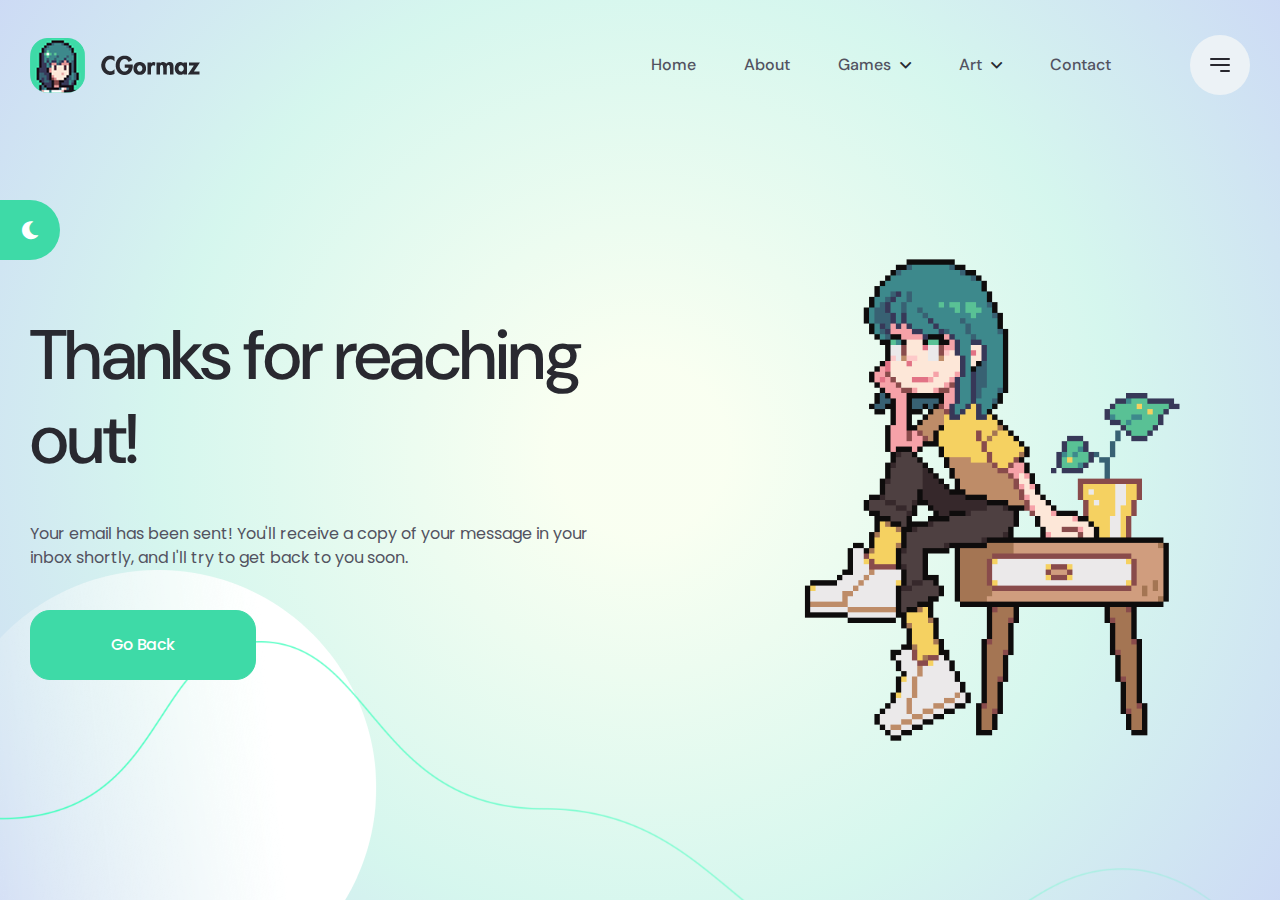
<file: thanks.html>
<!DOCTYPE html>
<html class="no-js" lang="en">

<head>
    <!-- Meta Data -->
    <meta charset="UTF-8">
    <meta http-equiv="X-UA-Compatible" content="IE=edge">
    <title>Thank you! | Camila Gormaz</title>
    <meta name="description" content="Camila Gormaz - Artist and Game Developer from Santiago, Chile.">
    <meta name="viewport" content="width=device-width, initial-scale=1, shrink-to-fit=no">
    <!-- Favicon -->
    <link rel="shortcut icon" type="image/x-icon" href="assets/media/favicon.png">
    <link rel="stylesheet" href="assets/css/vendor/bootstrap.min.css">
    <link rel="stylesheet" href="assets/css/vendor/font-awesome.css">
    <link rel="stylesheet" href="assets/css/vendor/slick.css">
    <link rel="stylesheet" href="assets/css/vendor/slick-theme.css">
    <link rel="stylesheet" href="assets/css/vendor/sal.css">
    <link rel="stylesheet" href="assets/css/vendor/magnific-popup.css">
    <link rel="stylesheet" href="assets/css/vendor/green-audio-player.min.css">

    <!-- Site Stylesheet -->
    <link rel="stylesheet" href="assets/css/app.css">
	<!-- Facebook OpenGraph -->
    <meta property="og:locale" content="en_US" />
    <meta property="og:type" content="website" />
    <meta property="og:title" content="Camila Gormaz | Art & Design" />
    <meta property="og:description" content="Camila Gormaz - Artist and Game Developer from Santiago, Chile." />
    <meta property="og:url" content="https://cgormaz.com/" />
    <meta property="og:site_name" content="Camila Gormaz | Art & Design" />
    <meta property="article:publisher" content="https://www.facebook.com/burasto" />
    <meta property="og:image" content="https://cgormaz.com/social.jpg" />

    <!-- Twitter Card -->
    <meta name="twitter:card" content="summary_large_image"/>
    <meta name="twitter:site" content="@burasto"/>
	<meta name="twitter:title" content="Camila Gormaz | Art & Design">
	<meta name="twitter:description" content="Camila Gormaz - Artist and Game Developer from Santiago, Chile.">
	<meta name="twitter:creator" content="@burasto">
	<meta name="twitter:image" content="https://cgormaz.com/social.jpg">
	
<script type="application/ld+json">
{
    "@context": "http://schema.org",
    "@type": "Corporation",
    "url": "https://cgormaz.com",
    "name": "Camila Gormaz | Art & Design",
    "description": "Camila Gormaz - Artist and Game Developer from Santiago, Chile.",
    "image": "https://cgormaz.com/social.jpg"
}
</script>

<!-- Global site tag (gtag.js) - Google Analytics -->
<script async src="https://www.googletagmanager.com/gtag/js?id=G-J32Q2XBW0E"></script>
<script>
  window.dataLayer = window.dataLayer || [];
  function gtag(){dataLayer.push(arguments);}
  gtag('js', new Date());

  gtag('config', 'G-J32Q2XBW0E');
</script>

</head>

<body class="sticky-header">
    <!--[if lte IE 9]>
    <p class="browserupgrade">You are using an <strong>outdated</strong> browser. Please <a href="https://browsehappy.com/">upgrade your browser</a> to improve your experience and security.</p>
  	<![endif]-->
    <a href="#main-wrapper" id="backto-top" class="back-to-top">
        <i class="far fa-angle-double-up"></i>
    </a>

    <!-- Preloader Start Here -->
    <div id="preloader"></div>
    <!-- Preloader End Here -->

    <div class="my_switcher d-none d-lg-block">
        <ul>
            <li title="Light Mode">
                <a href="javascript:void(0)" class="setColor light" data-theme="light">
                    <i class="fal fa-lightbulb-on"></i>
                </a>
            </li>
            <li title="Dark Mode">
                <a href="javascript:void(0)" class="setColor dark" data-theme="dark">
                    <i class="fas fa-moon"></i>
                </a>
            </li>
        </ul>
    </div>

    <div id="main-wrapper" class="main-wrapper">

        <!--=====================================-->
        <!--=        Header Area Start       	=-->
        <!--=====================================-->
        <header class="header axil-header header-style-1">
            <div id="axil-sticky-placeholder"></div>
            <div class="axil-mainmenu">
                <div class="container">
                    <div class="header-navbar">
                        <div class="header-logo">
                            <a href="/"><img class="light-version-logo" src="assets/media/logo-dark.png" alt="logo"></a>
                            <a href="/"><img class="dark-version-logo" src="assets/media/logo-light.png" alt="logo"></a>
                            <a href="/"><img class="sticky-logo" src="assets/media/logo-dark.png" alt="logo"></a>
                        </div>
                        <div class="header-main-nav">
                            <!-- Start Mainmanu Nav -->
                            <nav class="mainmenu-nav" id="mobilemenu-popup">
                                <div class="d-block d-lg-none">
                                    <div class="mobile-nav-header">
                                        <div class="mobile-nav-logo">
                                            <a href="/">
                                                <img class="light-mode" src="assets/media/logo-dark.png" alt="Site Logo">
                                                <img class="dark-mode" src="assets/media/logo-light.png" alt="Site Logo">
                                            </a>
                                        </div>
                                        <button class="mobile-menu-close" data-bs-dismiss="offcanvas"><i class="fas fa-times"></i></button>
                                    </div>
                                </div>
                                <ul class="mainmenu">
                                    <li>
                                        <a href="/">Home</a>
                                    </li>
									<li><a href="about-me.html">About</a></li>
                                    <li class="menu-item-has-children">
                                        <a href="javascript:void(0);">Games</a>
                                        <ul class="axil-submenu">
                                            <li><a href="lgd.html">Long Gone Days</a></li>
                                            <li><a href="nanopesos.html">Nanopesos</a></li>
                                            <li><a href="rompechanchitos.html">Rompechanchitos</a></li>
                                        </ul>
                                    </li>
                                    <li class="menu-item-has-children">
                                        <a href="javascript:void(0);">Art</a>
                                        <ul class="axil-submenu">
                                            <li><a href="pixel.html">Pixel Art</a></li>
                                            <li><a href="art.html">2D & 3D Works</a></li>
                                        </ul>
                                    </li>
                                    <li><a href="/#contact">Contact</a></li>
                                </ul>
                            </nav>
                            <!-- End Mainmanu Nav -->
                        </div>
                        <div class="header-action">
                            <ul class="list-unstyled">
                                <li class="sidemenu-btn d-lg-block d-none">
                                    <button class="btn-wrap" data-bs-toggle="offcanvas" data-bs-target="#offcanvasMenuRight">
                                        <span></span>
                                        <span></span>
                                        <span></span>
                                    </button>
                                </li>
                                <li class="mobile-menu-btn sidemenu-btn d-lg-none d-block">
                                    <button class="btn-wrap" data-bs-toggle="offcanvas" data-bs-target="#mobilemenu-popup">
                                        <span></span>
                                        <span></span>
                                        <span></span>
                                    </button>
                                </li>
                                <li class="my_switcher d-block d-lg-none">
                                    <ul>
                                        <li title="Light Mode">
                                            <a href="javascript:void(0)" class="setColor light" data-theme="light">
                                                <i class="fal fa-lightbulb-on"></i>
                                            </a>
                                        </li>
                                        <li title="Dark Mode">
                                            <a href="javascript:void(0)" class="setColor dark" data-theme="dark">
                                                <i class="fas fa-moon"></i>
                                            </a>
                                        </li>
                                    </ul>
                                </li>
                            </ul>
                        </div>
                    </div>
                </div>
            </div>
        </header>
        <!--=====================================-->
        <!--=          Thanks Area Start        =-->
        <!--=====================================-->
        <section id="splash" class="error-page onepage-screen-area">
            <div class="container">
                <div class="row align-items-center">
                    <div class="col-lg-6">
                        <div class="content" data-sal="slide-up" data-sal-duration="800" data-sal-delay="400">
                            <h2 class="title">Thanks for reaching out!</h2>
                            <p>Your email has been sent! You'll receive a copy of your message in your inbox shortly, and I'll try to get back to you soon.</p>
                            <a href="/" class="axil-btn btn-fill-primary">Go Back</a>
                        </div>
                    </div>
                    <div class="col-lg-6">
                        <div class="thumbnail" data-sal="zoom-in" data-sal-duration="800" data-sal-delay="400">
                            <img src="assets/media/banner/splash.gif" alt="thanks">
                        </div>
                    </div>
                </div>
            </div>
            <ul class="shape-group-8 list-unstyled">
                <li class="shape shape-1" data-sal="slide-right" data-sal-duration="500" data-sal-delay="100">
                    <img src="assets/media/others/bubble-9.png" alt="Bubble">
                </li>
                <li class="shape shape-3" data-sal="slide-up" data-sal-duration="500" data-sal-delay="300">
                    <img src="assets/media/others/line-4.png" alt="Line">
                </li>
            </ul>
        </section>


        <!--=====================================-->
        <!--=       Offcanvas Menu Area       	=-->
        <!--=====================================-->
        <div class="offcanvas offcanvas-end header-offcanvasmenu" tabindex="-1" id="offcanvasMenuRight">
            <div class="offcanvas-header">
                <button type="button" class="btn-close" data-bs-dismiss="offcanvas" aria-label="Close"></button>
            </div>
            <div class="offcanvas-body">
                <div class="row ">
                    <div class="col-lg-5 col-xl-6">
                        <ul class="main-navigation list-unstyled">
                            <li><a href="/">Home</a></li>
                            <li><a href="about-me.html">About Me</a></li>
                            <li><a href="lgd.html">Games Portfolio</a></li>
                            <li><a href="pixel.html">Art Portfolio</a></li>
                            <li><a href="/#contact">Contact</a></li>
                        </ul>
                    </div>
                    <div class="col-lg-7 col-xl-6">
                        <div class="contact-info-wrap">
                            <div class="contact-inner">
                                <address class="address">
                                    <span class="title">Contact Information</span>
                                    <p>Camila Gormaz <br> Based in Santiago, Chile</p>
                                </address>
                                <address class="address">
                                    <span class="title">Get in touch!</span>
                                    <a class="tel" href="mailto:cvgormaz@gmail.com"><i class="fas fa-envelope"></i>cvgormaz@gmail.com</a>
                                </address>
                            </div>
                            <div class="contact-inner">
                                <h5 class="title">Follow me on</h5>
                                <div class="contact-social-share">
                                    <ul class="social-share list-unstyled">
                                        <li><a href="https://twitter.com/burasto"><i class="fab fa-twitter"></i></a></li>
                                        <li><a href="https://www.instagram.com/burasto/"><i class="fab fa-instagram"></i></a></li>
                                        <li><a href="https://www.linkedin.com/in/camila-gormaz/"><i class="fab fa-linkedin-in"></i></a></li>
                                    </ul>
                                </div>
                            </div>
                        </div>
                    </div>
                </div>
            </div>
        </div>
    </div>

    <!-- Jquery Js -->
    <script src="assets/js/vendor/jquery-3.6.0.min.js"></script>
    <script src="assets/js/vendor/bootstrap.min.js"></script>
    <script src="assets/js/vendor/isotope.pkgd.min.js"></script>
    <script src="assets/js/vendor/imagesloaded.pkgd.min.js"></script>
    <script src="assets/js/vendor/waypoints.min.js"></script>
    <script src="assets/js/vendor/counterup.js"></script>
    <script src="assets/js/vendor/slick.min.js"></script>
    <script src="assets/js/vendor/sal.js"></script>
    <script src="assets/js/vendor/jquery.magnific-popup.min.js"></script>
    <script src="assets/js/vendor/js.cookie.js"></script>
    <script src="assets/js/vendor/jquery.style.switcher.js"></script>
    <script src="assets/js/vendor/jquery.countdown.min.js"></script>
    <script src="assets/js/vendor/tilt.js"></script>
    <script src="assets/js/vendor/green-audio-player.min.js"></script>
    <script src="assets/js/vendor/jquery.nav.js"></script>

    <!-- Site Scripts -->
    <script src="assets/js/app.js"></script>
</body>

</html>
</file>
<file: assets/css/vendor/sal.css>
[data-sal]{transition-duration:.2s;transition-duration:var(--sal-duration,.2s);transition-delay:0s;transition-delay:var(--sal-delay,0s);transition-timing-function:ease;transition-timing-function:var(--sal-easing,ease)}[data-sal][data-sal-duration="200"]{transition-duration:.2s}[data-sal][data-sal-duration="250"]{transition-duration:.25s}[data-sal][data-sal-duration="300"]{transition-duration:.3s}[data-sal][data-sal-duration="350"]{transition-duration:.35s}[data-sal][data-sal-duration="400"]{transition-duration:.4s}[data-sal][data-sal-duration="450"]{transition-duration:.45s}[data-sal][data-sal-duration="500"]{transition-duration:.5s}[data-sal][data-sal-duration="550"]{transition-duration:.55s}[data-sal][data-sal-duration="600"]{transition-duration:.6s}[data-sal][data-sal-duration="650"]{transition-duration:.65s}[data-sal][data-sal-duration="700"]{transition-duration:.7s}[data-sal][data-sal-duration="750"]{transition-duration:.75s}[data-sal][data-sal-duration="800"]{transition-duration:.8s}[data-sal][data-sal-duration="850"]{transition-duration:.85s}[data-sal][data-sal-duration="900"]{transition-duration:.9s}[data-sal][data-sal-duration="950"]{transition-duration:.95s}[data-sal][data-sal-duration="1000"]{transition-duration:1s}[data-sal][data-sal-duration="1050"]{transition-duration:1.05s}[data-sal][data-sal-duration="1100"]{transition-duration:1.1s}[data-sal][data-sal-duration="1150"]{transition-duration:1.15s}[data-sal][data-sal-duration="1200"]{transition-duration:1.2s}[data-sal][data-sal-duration="1250"]{transition-duration:1.25s}[data-sal][data-sal-duration="1300"]{transition-duration:1.3s}[data-sal][data-sal-duration="1350"]{transition-duration:1.35s}[data-sal][data-sal-duration="1400"]{transition-duration:1.4s}[data-sal][data-sal-duration="1450"]{transition-duration:1.45s}[data-sal][data-sal-duration="1500"]{transition-duration:1.5s}[data-sal][data-sal-duration="1550"]{transition-duration:1.55s}[data-sal][data-sal-duration="1600"]{transition-duration:1.6s}[data-sal][data-sal-duration="1650"]{transition-duration:1.65s}[data-sal][data-sal-duration="1700"]{transition-duration:1.7s}[data-sal][data-sal-duration="1750"]{transition-duration:1.75s}[data-sal][data-sal-duration="1800"]{transition-duration:1.8s}[data-sal][data-sal-duration="1850"]{transition-duration:1.85s}[data-sal][data-sal-duration="1900"]{transition-duration:1.9s}[data-sal][data-sal-duration="1950"]{transition-duration:1.95s}[data-sal][data-sal-duration="2000"]{transition-duration:2s}[data-sal][data-sal-delay="50"]{transition-delay:.05s}[data-sal][data-sal-delay="100"]{transition-delay:.1s}[data-sal][data-sal-delay="150"]{transition-delay:.15s}[data-sal][data-sal-delay="200"]{transition-delay:.2s}[data-sal][data-sal-delay="250"]{transition-delay:.25s}[data-sal][data-sal-delay="300"]{transition-delay:.3s}[data-sal][data-sal-delay="350"]{transition-delay:.35s}[data-sal][data-sal-delay="400"]{transition-delay:.4s}[data-sal][data-sal-delay="450"]{transition-delay:.45s}[data-sal][data-sal-delay="500"]{transition-delay:.5s}[data-sal][data-sal-delay="550"]{transition-delay:.55s}[data-sal][data-sal-delay="600"]{transition-delay:.6s}[data-sal][data-sal-delay="650"]{transition-delay:.65s}[data-sal][data-sal-delay="700"]{transition-delay:.7s}[data-sal][data-sal-delay="750"]{transition-delay:.75s}[data-sal][data-sal-delay="800"]{transition-delay:.8s}[data-sal][data-sal-delay="850"]{transition-delay:.85s}[data-sal][data-sal-delay="900"]{transition-delay:.9s}[data-sal][data-sal-delay="950"]{transition-delay:.95s}[data-sal][data-sal-delay="1000"]{transition-delay:1s}[data-sal][data-sal-easing=linear]{transition-timing-function:linear}[data-sal][data-sal-easing=ease]{transition-timing-function:ease}[data-sal][data-sal-easing=ease-in]{transition-timing-function:ease-in}[data-sal][data-sal-easing=ease-out]{transition-timing-function:ease-out}[data-sal][data-sal-easing=ease-in-out]{transition-timing-function:ease-in-out}[data-sal][data-sal-easing=ease-in-cubic]{transition-timing-function:cubic-bezier(.55,.055,.675,.19)}[data-sal][data-sal-easing=ease-out-cubic]{transition-timing-function:cubic-bezier(.215,.61,.355,1)}[data-sal][data-sal-easing=ease-in-out-cubic]{transition-timing-function:cubic-bezier(.645,.045,.355,1)}[data-sal][data-sal-easing=ease-in-circ]{transition-timing-function:cubic-bezier(.6,.04,.98,.335)}[data-sal][data-sal-easing=ease-out-circ]{transition-timing-function:cubic-bezier(.075,.82,.165,1)}[data-sal][data-sal-easing=ease-in-out-circ]{transition-timing-function:cubic-bezier(.785,.135,.15,.86)}[data-sal][data-sal-easing=ease-in-expo]{transition-timing-function:cubic-bezier(.95,.05,.795,.035)}[data-sal][data-sal-easing=ease-out-expo]{transition-timing-function:cubic-bezier(.19,1,.22,1)}[data-sal][data-sal-easing=ease-in-out-expo]{transition-timing-function:cubic-bezier(1,0,0,1)}[data-sal][data-sal-easing=ease-in-quad]{transition-timing-function:cubic-bezier(.55,.085,.68,.53)}[data-sal][data-sal-easing=ease-out-quad]{transition-timing-function:cubic-bezier(.25,.46,.45,.94)}[data-sal][data-sal-easing=ease-in-out-quad]{transition-timing-function:cubic-bezier(.455,.03,.515,.955)}[data-sal][data-sal-easing=ease-in-quart]{transition-timing-function:cubic-bezier(.895,.03,.685,.22)}[data-sal][data-sal-easing=ease-out-quart]{transition-timing-function:cubic-bezier(.165,.84,.44,1)}[data-sal][data-sal-easing=ease-in-out-quart]{transition-timing-function:cubic-bezier(.77,0,.175,1)}[data-sal][data-sal-easing=ease-in-quint]{transition-timing-function:cubic-bezier(.755,.05,.855,.06)}[data-sal][data-sal-easing=ease-out-quint]{transition-timing-function:cubic-bezier(.23,1,.32,1)}[data-sal][data-sal-easing=ease-in-out-quint]{transition-timing-function:cubic-bezier(.86,0,.07,1)}[data-sal][data-sal-easing=ease-in-sine]{transition-timing-function:cubic-bezier(.47,0,.745,.715)}[data-sal][data-sal-easing=ease-out-sine]{transition-timing-function:cubic-bezier(.39,.575,.565,1)}[data-sal][data-sal-easing=ease-in-out-sine]{transition-timing-function:cubic-bezier(.445,.05,.55,.95)}[data-sal][data-sal-easing=ease-in-back]{transition-timing-function:cubic-bezier(.6,-.28,.735,.045)}[data-sal][data-sal-easing=ease-out-back]{transition-timing-function:cubic-bezier(.175,.885,.32,1.275)}[data-sal][data-sal-easing=ease-in-out-back]{transition-timing-function:cubic-bezier(.68,-.55,.265,1.55)}[data-sal|=fade]{opacity:0;transition-property:opacity}[data-sal|=fade].sal-animate,body.sal-disabled [data-sal|=fade]{opacity:1}[data-sal|=slide]{opacity:0;transition-property:opacity,transform}[data-sal=slide-up]{transform:translateY(20%)}[data-sal=slide-down]{transform:translateY(-20%)}[data-sal=slide-left]{transform:translateX(20%)}[data-sal=slide-right]{transform:translateX(-20%)}[data-sal|=slide].sal-animate,body.sal-disabled [data-sal|=slide]{opacity:1;transform:none}[data-sal|=zoom]{opacity:0;transition-property:opacity,transform}[data-sal=zoom-in]{transform:scale(.5)}[data-sal=zoom-out]{transform:scale(1.1)}[data-sal|=zoom].sal-animate,body.sal-disabled [data-sal|=zoom]{opacity:1;transform:none}[data-sal|=flip]{-webkit-backface-visibility:hidden;backface-visibility:hidden;transition-property:transform}[data-sal=flip-left]{transform:perspective(2000px) rotateY(-91deg)}[data-sal=flip-right]{transform:perspective(2000px) rotateY(91deg)}[data-sal=flip-up]{transform:perspective(2000px) rotateX(-91deg)}[data-sal=flip-down]{transform:perspective(2000px) rotateX(91deg)}[data-sal|=flip].sal-animate,body.sal-disabled [data-sal|=flip]{transform:none}
</file>
<file: assets/css/app.css>
/*---------------------------------------------
Template Name: Abstrak
Template URL: https://axilthemes.com/demo/template/abstrak/
Description: Digital Agency HTML5 Template
Author: Axilthemes
Author URL: https://axilthemes.com/
Version: 1.3.0
-------
NOTE: This stylesheet was edited to suit the needs for
my portfolio better! Original Rose: #C75C6F

===============================================   
STYLESHEET INDEXING
|
|___ Default Styles
|	|___ Variables
|	|___ Reset Styels
|	|___ Typography
|	|___ Forms Styles 
|	|___ Helper Classes 
|
|___ Elements Styles
|	|___ Back To Top
|	|___ Breadcrumb
|	|___ Button
|	|___ Pagination 
|	|___ Section Heading
|	|___ Slick 
|
|___Template Styles
|	|___ About Us
|	|___ Banner
|	|___ Brand
|	|___ Call To Action
|	|___ Case Study
|	|___ Contact
|	|___ Counter Up
|	|___ FAQ
|	|___ Pricing
|	|___ Process
|	|___ Project
|	|___ Service
|	|___ Team
|	|___ Testimonial
|	|___  Why Choose
|	|___  404 Error
|
|___Blocks Styles
|	|___ Header Styles
|	|___ Blog Styles
|	|___ Footer Styles
|
|___Dark Style
|
|___Spacing
|
|___ END STYLESHEET INDEXING

--------------------------------------------*/
/*=======================================================================
1. Default Styles
=========================================================================*/
/*-------------------------
    Variables
-------------------------*/
@import url("https://fonts.googleapis.com/css2?family=DM+Sans:ital,wght@0,400;0,500;0,700;1,400&family=Poppins:wght@300;400;500;600;700;800;900&display=swap");

:root {
    --color-primary: #3edaa7;
    --color-white: #ffffff;
    --color-black: #000000;
    --color-light: #ECF2F6;
    --color-dark: #27272E;
    --color-text-dark: #292930;
    --color-accent1: #FFDC60;
    --color-accent2: #FAB8C4;
    --color-blue-shade: #6865FF;
    --color-link: #9359c8;
    --color-mabel: #DBF8FF;
	--color-lightgreen: #19F09E;
	--color-darkgreen: #39AD87;
    --color-fog: #DBDEFF;
    --color-pink-shade: #FFD3DB;
    --color-peach: #FFEDDC;
    --color-rose: #9359c8;
    --color-chart1: #896BA7;
    --color-chart2: #BADEFF;
    --color-body: #525260;
    --color-gray-1: #757589;
    --color-gray-2: #999FAE;
    --color-gray-3: #999AB8;
    --color-gray-4: #99A1AA;
    --color-ship-gray: #42424A;
    --color-ghost: #C7C7D5;
    --color-mercury: #E5E5E5;
    --gradient-primary: linear-gradient(90deg, #ECF2F6 0%, rgba(236, 242, 246, 0) 70.31%);
    --gradient-blue: linear-gradient(145.92deg, #5956E9 20.18%, #9991FF 76.9%);
    --gradient-accent: linear-gradient(180deg, #FAB8C4 0%, #FFEDF0 100%);
    --gradient-white: linear-gradient(266.3deg, rgba(236, 242, 246, 0) 7.84%, #ECF2F6 29.1%, rgba(236, 242, 246, 0) 64.32%);
    --gradient-dark: linear-gradient(180deg, #27272E 0%, #303035 100%);
    --border-light: 1px solid #E3E6E9;
    --border-lighter: 1px solid #ECF2F6;
    --border-dark: 1px solid var(--color-ship-gray);
    --border-gray: 1px solid var(--color-gray-4);
    --font-primary: 'DM Sans', sans-serif;
    --font-secondary: 'Poppins', sans-serif;
    --font-awesome: 'Font Awesome 5 Pro';
    --transition: all 0.3s ease-in-out;
    --font-body-1: 18px;
    --font-body-2: 16px;
    --font-body-3: 14px;
    --font-body-4: 12px;
    --line-height-b1: 1.5;
    --line-height-b3: 1.1;
    --h1: 80px;
    --h2: 64px;
    --h3: 48px;
    --h4: 32px;
    --h5: 24px;
    --h6: 20px;
}

::-moz-selection {
  background: #41baa4;
  color: #fff;
  text-shadow: none; }

::selection {
  background: #41baa4;
  color: #fff;
  text-shadow: none; }

/*-------------------------
    Reset Styels
-------------------------*/
a {
    display: inline-block;
    text-decoration: none;
    -webkit-transition: var(--transition);
    transition: var(--transition);
}

.about a {
    color: var(--color-primary);
    font-weight: 600;
}

.about a:hover {
    color: var(--color-link);
}

span {
    display: inline-block;
}

img {
    max-width: 100%;
    height: auto;
    vertical-align: middle;
}

ul.list-style,
ol.list-style {
    margin: -10px 0;
}

ul.list-style li,
  ol.list-style li {
    margin: 10px 0;
}

ul.list-style li::marker,
    ol.list-style li::marker {
    color: var(--color-primary);
}

.list-unstyled {
    padding-left: 0;
    list-style: none;
    margin-bottom: 0;
}

.container, .container-fluid, .container-lg, .container-md, .container-sm, .container-xl, .container-xxl {
    padding-left: 15px;
    padding-right: 15px;
}

@media only screen and (min-width: 1200px) and (max-width: 1399px) {
    .container {
        max-width: 100%;
        padding-left: 30px;
        padding-right: 30px;
    }
}

.row {
    margin-left: -15px;
    margin-right: -15px;
}

.row > [class*="col"] {
    padding-left: 15px;
    padding-right: 15px;
}

.row.g-0 {
    margin-left: 0;
    margin-right: 0;
}

.row.g-0 > [class*="col"] {
    padding-left: 0;
    padding-right: 0;
}

@media only screen and (min-width: 1400px) {
    .row-35 {
        margin-left: -35px;
        margin-right: -35px;
    }

    .row-35 > [class*="col"] {
        padding-left: 35px;
        padding-right: 35px;
    }

    .row-40 {
        margin-left: -40px;
        margin-right: -40px;
    }

    .row-40 > [class*="col"] {
        padding-left: 40px;
        padding-right: 40px;
    }

    .row-45 {
        margin-left: -45px;
        margin-right: -45px;
    }

    .row-45 > [class*="col"] {
        padding-left: 45px;
        padding-right: 45px;
    }
}

/*-------------------------
    Typography
-------------------------*/
body {
    font-family: var(--font-secondary);
    font-size: var(--font-body-2);
    line-height: var(--line-height-b1);
    color: var(--color-body);
    font-weight: 400;
    height: 100%;
    vertical-align: baseline;
    -webkit-font-smoothing: antialiased;
    -moz-osx-font-smoothing: grayscale;
    text-rendering: optimizeLegibility;
}

h1,
h2,
h3,
h4,
h5,
h6,
.h1,
.h2,
.h3,
.h4,
.h5,
.h6,
address,
p,
pre,
blockquote,
table,
hr {
    margin: 0 0 30px 0;
}

h1 a,
h2 a,
h3 a,
h4 a,
h5 a,
h6 a {
    color: inherit;
}

h1,
h2,
h3,
h4,
h5,
h6 {
    font-family: var(--font-primary);
    font-weight: 500;
    letter-spacing: -0.025em;
    color: var(--color-text-dark);
}

h1,
.h1 {
    font-size: var(--h1);
    line-height: 1.2;
}

@media only screen and (min-width: 1200px) and (max-width: 1599px) {
    h1,
    .h1 {
        font-size: 68px;
    }
}

@media only screen and (max-width: 1199px) {
    h1,
    .h1 {
        font-size: 68px;
    }
}

@media only screen and (max-width: 767px) {
    h1,
    .h1 {
        font-size: 48px;
    }
}

h2,
.h2 {
    font-size: var(--h2);
    line-height: 1.2;
}

@media only screen and (min-width: 1200px) and (max-width: 1599px) {
    h2,
    .h2 {
        font-size: 56px;
    }
}

@media only screen and (max-width: 1199px) {
    h2,
    .h2 {
        font-size: 56px;
    }
}

@media only screen and (max-width: 767px) {
    h2,
    .h2 {
        font-size: 38px;
    }
}

@media only screen and (max-width: 479px) {
    h2,
    .h2 {
        font-size: 34px;
    }
}

h3,
.h3 {
    font-size: var(--h3);
    line-height: 1.2;
}

@media only screen and (min-width: 1200px) and (max-width: 1599px) {
    h3,
    .h3 {
        font-size: 40px;
    }
}

@media only screen and (max-width: 1199px) {
    h3,
    .h3 {
        font-size: 36px;
    }
}

@media only screen and (max-width: 767px) {
    h3,
    .h3 {
        font-size: 32px;
    }
}

h4,
.h4 {
    font-size: var(--h4);
    line-height: 1.2;
}

@media only screen and (max-width: 991px) {
    h4,
    .h4 {
        font-size: 26px;
    }
}

@media only screen and (max-width: 767px) {
    h4,
    .h4 {
        font-size: 20px;
    }
}

h5,
.h5 {
    font-size: var(--h5);
    line-height: 1.4;
}

@media only screen and (max-width: 767px) {
    h5,
    .h5 {
        font-size: 20px;
    }
}

h6,
.h6 {
    font-size: var(--h6);
    line-height: 1.2;
}

@media only screen and (max-width: 767px) {
    h6,
    .h6 {
        font-size: 18px;
    }
}

p {
    font-size: var(--font-body-2);
    line-height: var(--line-height-b1);
    margin: 0 0 40px 0;
}

.body-font1 {
    font-size: var(--font-body-1);
    line-height: var(--line-height-b1);
}

.body-font2 {
    font-size: var(--font-body-2);
    line-height: var(--line-height-b1);
}

.body-font3 {
    font-size: var(--font-body-3);
    line-height: var(--line-height-b3);
}

.body-font4 {
    font-size: var(--font-body-4);
    line-height: var(--line-height-b3);
}

/*-------------------------
    Forms Styles
-------------------------*/
input,
.form-control {
    border: var(--border-lighter);
    border-radius: 16px;
    background-color: transparent;
    color: var(--color-text-dark);
    padding: 15px 20px;
    width: 100%;
  /* -- Placeholder -- */
}

input:focus,
  .form-control:focus {
    outline: none;
    box-shadow: 0 20px 48px -14px rgba(153, 161, 170, 0.25);
    border-color: transparent;
}

input::-webkit-input-placeholder, .form-control::-webkit-input-placeholder {
    color: var(--color-gray-2);
    /* Firefox */
    opacity: 1;
}

input::-moz-placeholder, .form-control::-moz-placeholder {
    color: var(--color-gray-2);
    /* Firefox */
    opacity: 1;
}

input:-ms-input-placeholder, .form-control:-ms-input-placeholder {
    color: var(--color-gray-2);
    /* Firefox */
    opacity: 1;
}

input::-ms-input-placeholder, .form-control::-ms-input-placeholder {
    color: var(--color-gray-2);
    /* Firefox */
    opacity: 1;
}

input::placeholder,
  .form-control::placeholder {
    color: var(--color-gray-2);
    /* Firefox */
    opacity: 1;
}

input:-ms-input-placeholder,
  .form-control:-ms-input-placeholder {
    /* Internet Explorer 10-11 */
    color: var(--color-gray-2);
}

input::-ms-input-placeholder,
  .form-control::-ms-input-placeholder {
    /* Microsoft Edge */
    color: var(--color-gray-2);
}

input {
    height: 60px;
}

.form-group {
    margin-bottom: 16px;
}

.form-group label {
    font-size: 14px;
    font-weight: 500;
    color: var(--color-dark);
    margin-bottom: 10px;
}

.input-group {
    background-color: var(--color-white);
    border-radius: 20px;
    height: 72px;
    padding: 10px 10px 10px 55px;
    box-shadow: 0 24px 48px -15px rgba(153, 161, 170, 0.25);
}

@media only screen and (max-width: 479px) {
    .input-group {
        display: block;
        box-shadow: none;
        height: auto;
        padding: 0;
    }
}

.input-group:before {
    content: url("../../assets/media/icon/message.png");
    position: absolute;
    left: 30px;
    top: 24px;
    z-index: 1;
}

@media only screen and (max-width: 479px) {
    .input-group:before {
        left: 15px;
        top: 18px;
    }
}

.input-group .form-control {
    padding: 5px 15px;
    height: auto;
    border: none;
    background-color: transparent;
}

.input-group .form-control:focus {
    box-shadow: none;
}

@media only screen and (max-width: 479px) {
    .input-group .form-control {
        height: 60px;
        width: 100%;
        border-radius: 20px !important;
        padding: 5px 15px 5px 50px;
        border: 1px solid var(--color-light);
    }
}

.input-group .subscribe-btn {
    border: none;
    background-color: var(--color-primary);
    color: var(--color-white);
    border-radius: 16px !important;
    margin-left: 0 !important;
    padding: 10px 28px;
    -webkit-transition: var(--transition);
    transition: var(--transition);
}

.input-group .subscribe-btn:hover {
    background-color: var(--color-link);
}

@media only screen and (max-width: 479px) {
    .input-group .subscribe-btn {
        margin-top: 15px;
        padding: 14px 30px;
    }
}

.error-msg, .success-msg {
    margin-top: 25px;
}

.error-msg p, .success-msg p {
    margin-bottom: 0;
    font-size: 14px;
}

.error-msg p {
    color: #ff0000;
}

.success-msg p {
    color: #15c54b;
}

/*-------------------------
  Helper Classes
-------------------------*/
.bg-color-dark {
    background-color: var(--color-dark);
}

.bg-color-black {
    background-color: #090810;
}

.bg-color-nano {
    background-color: #52333f;
}

.bg-color-rc {
    background-color: #ffd2d2;
}

.bg-color-light {
    background-color: var(--color-light);
}

.bg-color-mercury {
    background-color: var(--color-mercury);
}

.bg-color-ship-gray {
    background-color: var(--color-ship-gray);
}

.color-gray-4 {
    color: var(--color-gray-4);
}

.opacity-50 {
    opacity: 0.5;
}

/*=======================================================================
2. Elements Styles
=========================================================================*/
/*-------------------------
    Back To Top  
--------------------------*/
.back-to-top {
    position: fixed;
    bottom: -40px;
    right: 40px;
    display: block;
    width: 50px;
    height: 50px;
    line-height: 50px;
    background: var(--color-primary);
    color: #fff;
    text-align: center;
    text-decoration: none;
    border-radius: 50%;
    opacity: 0;
    -webkit-transform: scale(0.3);
    -ms-transform: scale(0.3);
    transform: scale(0.3);
    box-shadow: 4px 4px 10px rgba(0, 0, 0, 0.2);
    z-index: 9;
    -webkit-transition: all .3s;
    transition: all .3s;
}

@media only screen and (max-width: 575px) {
    .back-to-top {
        width: 40px;
        height: 40px;
        line-height: 40px;
    }
}

.back-to-top:focus {
    color: var(--color-white);
}

.back-to-top.show {
    bottom: 40px;
    right: 40px;
    opacity: 1;
    -webkit-transform: scale(1);
    -ms-transform: scale(1);
    transform: scale(1);
}

@media only screen and (max-width: 575px) {
    .back-to-top.show {
        bottom: 10px;
        right: 10px;
    }
}

.back-to-top.show:hover {
    color: var(--color-white);
    bottom: 30px;
    opacity: 1;
}

@media only screen and (max-width: 575px) {
    .back-to-top.show:hover {
        bottom: 10px;
    }
}

/*-------------------------
    Breadcrumb
-------------------------*/
.breadcrum-area {
    background: var(--gradient-primary);
    padding: 200px 0 100px;
    margin-top: -160px;
    position: relative;
    z-index: 1;
}

@media only screen and (max-width: 1199px) {
    .breadcrum-area {
        margin-top: -120px;
    }
}

@media only screen and (max-width: 767px) {
    .breadcrum-area {
        padding: 150px 0 40px;
    }
}

.breadcrumb {
    display: block;
}

.breadcrumb ul {
    margin-bottom: 40px;
}

@media only screen and (max-width: 767px) {
    .breadcrumb ul {
        margin-bottom: 35px;
    }
}

.breadcrumb li {
    display: inline-block;
    color: var(--color-primary);
    font-weight: 500;
    position: relative;
    margin-right: 22px;
}

.breadcrumb li:after {
    content: ".";
    color: var(--color-gray-2);
    font-size: 18px;
    position: absolute;
    top: -5px;
    right: -15px;
}

.breadcrumb li a {
    color: var(--color-gray-2);
}

.breadcrumb li a:hover {
    color: var(--color-primary);
}

.breadcrumb li:last-child:after {
    display: none;
}

.breadcrumb .title {
    margin-bottom: 0;
    width: 80%;
}

@media only screen and (max-width: 991px) {
    .breadcrumb .title {
        width: 100%;
    }
}

.breadcrumb-banner {
    padding: 280px 0 200px;
}

@media only screen and (max-width: 1199px) {
    .breadcrumb-banner {
        padding: 200px 0 50px;
    }
}

@media only screen and (max-width: 991px) {
    .breadcrumb-banner {
        padding: 150px 0 40px;
    }
}

@media only screen and (max-width: 767px) {
    .breadcrumb-banner {
        padding: 150px 0 20px;
    }
}

.breadcrumb-banner .section-heading .title {
    color: #000248;
    width: 55%;
    margin-bottom: 40px;
}

@media only screen and (max-width: 991px) {
    .breadcrumb-banner .section-heading .title {
        width: 100%;
        margin-bottom: 30px;
    }
}

.breadcrumb-banner .section-heading p {
    width: 40%;
}

@media only screen and (max-width: 991px) {
    .breadcrumb-banner .section-heading p {
        width: 100%;
    }
}

@media only screen and (max-width: 991px) {
    .breadcrumb-banner .section-heading {
        margin-bottom: 40px;
    }
}

.breadcrumb-banner .banner-thumbnail {
    position: absolute;
    bottom: -100px;
    right: 190px;
    text-align: right;
}

@media only screen and (min-width: 1200px) and (max-width: 1599px) {
    .breadcrumb-banner .banner-thumbnail {
        right: -50px;
        bottom: -80px;
    }

    .breadcrumb-banner .banner-thumbnail img {
        width: 90%;
    }
}

@media only screen and (max-width: 1199px) {
    .breadcrumb-banner .banner-thumbnail {
        right: -40px;
        bottom: -50px;
    }

    .breadcrumb-banner .banner-thumbnail img {
        width: 65%;
    }
}

@media only screen and (max-width: 991px) {
    .breadcrumb-banner .banner-thumbnail {
        position: initial;
        text-align: center;
    }

    .breadcrumb-banner .banner-thumbnail img {
        width: 100%;
    }
}

.breadcrumb-banner .banner-thumbnail.thumbnail-2 {
    bottom: 120px;
    right: 100px;
}

@media only screen and (min-width: 1200px) and (max-width: 1599px) {
    .breadcrumb-banner .banner-thumbnail.thumbnail-2 {
        right: -50px;
    }
}

@media only screen and (max-width: 1199px) {
    .breadcrumb-banner .banner-thumbnail.thumbnail-2 {
        right: 0;
    }
}

@media only screen and (max-width: 991px) {
    .breadcrumb-banner .banner-thumbnail.thumbnail-2 {
        margin: -40px 0 0;
    }

    .breadcrumb-banner .banner-thumbnail.thumbnail-2 img {
        width: 100%;
    }
}

.breadcrumb-banner .banner-thumbnail.thumbnail-3 {
    bottom: -120px;
    right: 80px;
    text-align: right;
}

@media only screen and (min-width: 1200px) and (max-width: 1599px) {
    .breadcrumb-banner .banner-thumbnail.thumbnail-3 {
        right: -100px;
        bottom: -60px;
    }

    .breadcrumb-banner .banner-thumbnail.thumbnail-3 img {
        width: 80%;
    }
}

@media only screen and (max-width: 1199px) {
    .breadcrumb-banner .banner-thumbnail.thumbnail-3 {
        right: 0px;
        bottom: -50px;
    }

    .breadcrumb-banner .banner-thumbnail.thumbnail-3 img {
        width: 60%;
    }
}

@media only screen and (max-width: 991px) {
    .breadcrumb-banner .banner-thumbnail.thumbnail-3 {
        text-align: center;
        margin: -40px 0 0;
    }

    .breadcrumb-banner .banner-thumbnail.thumbnail-3 img {
        width: 100%;
    }
}

@media only screen and (min-width: 1200px) and (max-width: 1599px) {
    .breadcrumb-banner .banner-thumbnail.thumbnail-4 img {
        width: 100%;
    }
}

@media only screen and (max-width: 1199px) {
    .breadcrumb-banner .shape-group-8 .shape.shape-2 img {
        width: 60%;
    }
}

@media only screen and (max-width: 991px) {
    .breadcrumb-banner .shape-group-8 .shape.shape-2 img {
        width: 50%;
    }
}

.breadcrumb-banner .shape-group-8 .shape.shape-3 {
    bottom: -200px;
    top: auto;
}

@media only screen and (max-width: 1199px) {
    .breadcrumb-banner .shape-group-8 .shape.shape-3 {
        bottom: 0;
        opacity: 0.5;
    }
}

.breadcrumb-banner.single-breadcrumb {
    padding: 200px 0 75px;
}

@media only screen and (max-width: 1199px) {
    .breadcrumb-banner.single-breadcrumb {
        padding: 180px 0 70px;
    }
}

@media only screen and (max-width: 991px) {
    .breadcrumb-banner.single-breadcrumb {
        padding: 150px 0 40px;
    }
}

.breadcrumb-banner.single-breadcrumb .section-heading .title {
    width: 100%;
}

.breadcrumb-banner.single-breadcrumb .section-heading p {
    width: 100%;
}

.breadcrumb-banner.single-breadcrumb .banner-thumbnail {
    position: initial;
}

.breadcrumb-banner.single-breadcrumb .banner-thumbnail img {
    border-radius: 24px;
}

@media only screen and (max-width: 1199px) {
    .breadcrumb-banner.single-breadcrumb .banner-thumbnail img {
        width: 100%;
    }
}

/*-------------------------
    Button
-------------------------*/
.axil-btn {
    border-radius: 20px;
    font-size: 16px;
    font-weight: 500;
    letter-spacing: -0.04em;
    padding: 18px 55px;
    height: auto;
    text-align: center;
    -webkit-transition: var(--transition);
    transition: var(--transition);
    position: relative;
    z-index: 1;
}

.axil-btn.btn-borderd {
    border: var(--border-gray);
    color: var(--color-dark);
    background-color: transparent;
}

.axil-btn.btn-borderd:hover {
    background-color: var(--color-primary);
    color: var(--color-white);
    border-color: var(--color-primary);
}

.axil-btn.btn-fill-primary {
    background-color: var(--color-primary);
    color: var(--color-white);
    border: 1px solid var(--color-primary);
    overflow: hidden;
}

.axil-btn.btn-fill-primary::after {
    content: "";
    height: 300px;
    width: 300px;
    background-color: var(--color-link);
    border-radius: 50%;
    position: absolute;
    top: 50%;
    left: 50%;
    -webkit-transform: translateY(-50%) translateX(-50%) scale(0);
    -ms-transform: translateY(-50%) translateX(-50%) scale(0);
    transform: translateY(-50%) translateX(-50%) scale(0);
    -webkit-transition: 0.5s cubic-bezier(0.25, 0.46, 0.45, 0.94);
    transition: 0.5s cubic-bezier(0.25, 0.46, 0.45, 0.94);
    z-index: -1;
}

.axil-btn.btn-fill-primary:hover {
    background-color: var(--color-link);
    border-color: var(--color-link);
}

.axil-btn.btn-fill-primary:hover::after {
    -webkit-transform: translateY(-50%) translateX(-50%) scale(1);
    -ms-transform: translateY(-50%) translateX(-50%) scale(1);
    transform: translateY(-50%) translateX(-50%) scale(1);
}

.axil-btn.btn-fill-white {
    background-color: var(--color-white);
    box-shadow: 0px 48px 48px 0px rgba(0, 0, 0, 0.12);
}

.axil-btn.btn-fill-white:hover {
    background-color: var(--color-accent1);
    color: var(--color-white);
}

.axil-btn.btn-large {
    padding: 23px 55px;
}

@media only screen and (max-width: 991px) {
    .axil-btn.btn-large {
        padding: 18px 35px;
    }
}

.axil-btn.btn-large-fluid {
    padding: 23px;
    width: 100%;
}

.axil-btn.btn-fluid {
    width: 100%;
}

/* -----------------------
Pagination 
--------------------------*/
.pagination {
    margin-top: 80px;
    width: 100%;
}

@media only screen and (max-width: 991px) {
    .pagination {
        margin-top: 45px;
    }
}

.pagination ul {
    position: relative;
    display: -webkit-box;
    display: -webkit-flex;
    display: -ms-flexbox;
    display: flex;
    list-style: none;
    -webkit-flex-wrap: wrap;
    -ms-flex-wrap: wrap;
    flex-wrap: wrap;
    -webkit-box-align: center;
    -webkit-align-items: center;
    -ms-flex-align: center;
    align-items: center;
    margin: -3px;
    padding: 0;
}

@media only screen and (max-width: 575px) {
    .pagination ul {
        margin: -2px;
    }
}

.pagination ul li {
    margin: 3px;
}

@media only screen and (max-width: 575px) {
    .pagination ul li {
        margin: 2px;
    }
}

.pagination ul li a {
    line-height: 42px;
    min-width: 42px;
    text-align: center;
    color: var(--color-dark);
    -webkit-transition: all 0.5s;
    transition: all 0.5s;
    display: block;
    padding: 0 15px;
    transition: all 0.5s;
    border: var(--border-light);
    border-radius: 4px;
}

.pagination ul li a:hover {
    background: var(--color-primary);
    color: #ffffff;
    border-color: var(--color-primary);
}

.pagination ul li a.current {
    background: var(--color-primary);
    color: #ffffff;
    border-color: var(--color-primary);
}

@media only screen and (max-width: 575px) {
    .pagination ul li a {
        line-height: 35px;
        min-width: 35px;
        padding: 0 10px;
        font-size: 14px;
    }
}

/*-------------------------
    Section Heading
-------------------------*/
.section {
    position: relative;
    z-index: 1;
}

.section-heading {
    text-align: center;
    margin-bottom: 60px;
}

@media only screen and (max-width: 991px) {
    .section-heading {
        margin-bottom: 50px;
    }
}

.section-heading .subtitle {
    color: var(--color-rose);
    font-weight: 500;
    font-size: 20px;
    font-family: var(--font-primary);
    margin-bottom: 15px;
}

@media only screen and (max-width: 991px) {
    .section-heading .subtitle {
        font-size: 18px;
    }
}

@media only screen and (max-width: 767px) {
    .section-heading .subtitle {
        font-size: 16px;
    }
}

@media only screen and (max-width: 1199px) {
    .section-heading .title {
        font-size: 60px;
    }
}

@media only screen and (max-width: 991px) {
    .section-heading .title {
        font-size: 50px;
    }
}

@media only screen and (max-width: 575px) {
    .section-heading .title {
        font-size: 38px;
    }
}

@media only screen and (max-width: 479px) {
    .section-heading .title {
        font-size: 34px;
    }
}

.section-heading p {
    font-size: var(--font-body-1);
    width: 50%;
    margin: 0 auto 40px;
}

@media only screen and (max-width: 991px) {
    .section-heading p {
        font-size: 16px;
        width: 100%;
    }
}

.heading-light-left {
    text-align: left;
}

.heading-light-left .title {
    color: var(--color-white);
    margin-bottom: 35px;
    width: 50%;
}

@media only screen and (max-width: 1199px) {
    .heading-light-left .title {
        width: 70%;
    }
}

@media only screen and (max-width: 991px) {
    .heading-light-left .title {
        width: 100%;
    }
}

.heading-light-left p {
    color: var(--color-white);
    margin: 0 0 40px;
    width: 40%;
    opacity: 0.6;
}

@media only screen and (max-width: 1199px) {
    .heading-light-left p {
        width: 60%;
    }
}

@media only screen and (max-width: 991px) {
    .heading-light-left p {
        width: 100%;
    }
}

.heading-light .title {
    color: var(--color-white);
}

.heading-light p {
    color: var(--color-gray-4);
}

.heading-left {
    text-align: left;
}

.heading-left p {
    margin: 0 0 30px;
}

.heading-left p + p {
    margin: 0 0 40px;
}

.shape-group-1 .shape {
    position: absolute;
    z-index: -1;
}

@media only screen and (min-width: 1200px) and (max-width: 1599px) {
    .shape-group-1 .shape img {
        opacity: 0.4;
    }
}

@media only screen and (max-width: 991px) {
    .shape-group-1 .shape img {
        opacity: 0.4;
    }
}

.shape-group-1 .shape.shape-1 {
    top: 140px;
    left: 315px;
}

.shape-group-1 .shape.shape-2 {
    top: 120px;
    right: 0;
}

.shape-group-1 .shape.shape-3 {
    bottom: 80px;
    left: 0;
}

.shape-group-1 .shape.shape-4 {
    bottom: 60px;
    right: 230px;
}

@media only screen and (min-width: 1200px) and (max-width: 1599px) {
    .shape-group-1 .shape.shape-4 {
        right: 100px;
    }
}

.shape-group-2 .shape {
    position: absolute;
    z-index: -1;
}

.shape-group-2 .shape.shape-1 {
    bottom: 0;
    right: 135px;
}

.shape-group-2 .shape.shape-2 {
    right: 500px;
    top: 0;
}

.shape-group-2 .shape.shape-3 {
    right: 815px;
    top: 125px;
}

.shape-group-3 .shape {
    position: absolute;
    z-index: -1;
}

.shape-group-3 .shape.shape-1 {
    right: 0;
    top: 90px;
}

.shape-group-3 .shape.shape-2 {
    right: 390px;
    top: 165px;
}

.shape-group-3 .shape.shape-3 {
    right: 0;
    top: 255px;
    z-index: 2;
    pointer-events: none;
}

@media only screen and (min-width: 1200px) and (max-width: 1599px) {
    .shape-group-3 .shape.shape-3 {
        display: none;
    }
}

@media only screen and (max-width: 1199px) {
    .shape-group-3 .shape.shape-3 {
        display: none;
    }
}

.shape-group-4 .shape-1 {
    position: absolute;
    top: 140px;
    right: 440px;
    z-index: -1;
}

.shape-group-5 .shape {
    position: absolute;
    z-index: -1;
}

.shape-group-5 .shape.shape-1 {
    top: 0;
    -webkit-transform: scale(0.9);
    -ms-transform: scale(0.9);
    transform: scale(0.9);
    left: 22%;
}

.shape-group-5 .shape.shape-2 {
    bottom: 0;
    left: 250px;
    -webkit-transform: rotate(90deg);
    -ms-transform: rotate(90deg);
    transform: rotate(90deg);
}

.shape-group-5 .shape.shape-3 {
    bottom: 110px;
    left: 160px;
}

.shape-group-5 .shape.shape-4 {
    top: 90px;
    left: 35%;
}

.shape-group-6 .shape {
    position: absolute;
    z-index: -1;
}

.shape-group-6 .shape.shape-1 {
    top: 0;
    left: 0;
}

.shape-group-6 .shape.shape-2 {
    top: 110px;
    left: 0;
}

.shape-group-6 .shape.shape-3 {
    bottom: 140px;
    right: 0;
}

.shape-group-6 .shape.shape-4 {
    bottom: -1px;
    left: 11%;
}

@media only screen and (min-width: 1200px) and (max-width: 1599px) {
    .shape-group-6 .shape.shape-4 {
        left: 0;
    }

    .shape-group-6 .shape.shape-4 img {
        width: 90%;
    }
}

@media only screen and (max-width: 1199px) {
    .shape-group-6 .shape.shape-4 {
        left: 0;
    }

    .shape-group-6 .shape.shape-4 img {
        width: 70%;
    }
}

.shape-group-7 .shape {
    position: absolute;
    z-index: -1;
}

.shape-group-7 .shape.shape-1 {
    top: 90px;
    right: 200px;
}

.shape-group-7 .shape.shape-2 {
    top: 210px;
    left: 52%;
}

@media only screen and (max-width: 991px) {
    .shape-group-7 .shape.shape-2 {
        display: none;
    }
}

.shape-group-7 .shape.shape-3 {
    top: 40%;
    left: 170px;
}

.shape-group-8 .shape {
    position: absolute;
    z-index: -1;
    pointer-events: none;
}

.shape-group-8 .shape.shape-1 {
    bottom: 0;
    left: 0;
}

@media only screen and (max-width: 767px) {
    .shape-group-8 .shape.shape-1 {
        display: none;
    }
}

.shape-group-8 .shape.shape-2 {
    top: 0;
    right: 0;
    text-align: right;
}

@media only screen and (min-width: 1200px) and (max-width: 1599px) {
    .shape-group-8 .shape.shape-2 img {
        width: 90%;
    }
}

@media only screen and (max-width: 1199px) {
    .shape-group-8 .shape.shape-2 img {
        width: 80%;
    }
}

@media only screen and (max-width: 767px) {
    .shape-group-8 .shape.shape-2 img {
        width: 60%;
    }
}

.shape-group-8 .shape.shape-3 {
    top: 115px;
    left: 0;
}

.shape-group-9 .shape {
    position: absolute;
    z-index: -1;
}

.shape-group-9 .shape.shape-1 {
    top: 0;
    left: 32%;
}

.shape-group-9 .shape.shape-2 {
    top: 180px;
    left: 18%;
    opacity: 0.5;
    -webkit-animation: movingleftright1 infinite 20000ms;
    animation: movingleftright1 infinite 20000ms;
}

.shape-group-9 .shape.shape-3 {
    top: 31%;
    left: 20%;
    -webkit-animation: movingleftright2 infinite 25000ms;
    animation: movingleftright2 infinite 25000ms;
}

.shape-group-9 .shape.shape-4 {
    top: 44%;
    left: 28%;
    -webkit-animation: movingleftright1 infinite 25000ms;
    animation: movingleftright1 infinite 25000ms;
}

.shape-group-9 .shape.shape-5 {
    top: 50%;
    left: 17%;
    -webkit-animation: movingleftright2 infinite 30000ms;
    animation: movingleftright2 infinite 30000ms;
}

.shape-group-9 .shape.shape-6 {
    top: 26%;
    right: 21%;
    -webkit-animation: movingleftright3 infinite 30000ms;
    animation: movingleftright3 infinite 30000ms;
}

@media only screen and (max-width: 767px) {
    .shape-group-9 .shape.shape-6 {
        display: none;
    }
}

.shape-group-9 .shape.shape-7 {
    top: 30%;
    right: 15%;
    -webkit-animation: movingleftright1 infinite 30000ms;
    animation: movingleftright1 infinite 30000ms;
}

.shape-group-10 .shape {
    position: absolute;
    z-index: -1;
}

.shape-group-10 .shape.shape-1 {
    top: 100px;
    right: 0;
}

.shape-group-10 .shape.shape-2 {
    bottom: 200px;
    left: 0;
}

.shape-group-10 .shape.shape-3 {
    top: 680px;
    left: 110px;
}

.shape-group-11 .shape {
    position: absolute;
    z-index: -1;
}

.shape-group-11 .shape.shape-1 {
    top: 40px;
    right: 0;
}

.shape-group-11 .shape.shape-2 {
    bottom: -310px;
    left: -10px;
    opacity: 0.4;
}

.shape-group-12 .shape {
    position: absolute;
    z-index: -1;
}

.shape-group-12 .shape.shape-1 {
    top: 115px;
    left: 38%;
}

.shape-group-12 .shape.shape-2 {
    left: 60px;
    bottom: 130px;
}

.shape-group-12 .shape.shape-3 {
    right: 60px;
    bottom: 50px;
}

.shape-group-13 .shape {
    position: absolute;
    z-index: -1;
}

.shape-group-13 .shape.shape-1 {
    top: 0;
    left: 0;
}

@media only screen and (max-width: 991px) {
    .shape-group-13 .shape.shape-1 img {
        width: 60%;
    }
}

.shape-group-13 .shape.shape-2 {
    top: 0;
    right: -5px;
    text-align: right;
}

@media only screen and (min-width: 1200px) and (max-width: 1599px) {
    .shape-group-13 .shape.shape-2 img {
        width: 80%;
    }
}

@media only screen and (max-width: 1199px) {
    .shape-group-13 .shape.shape-2 img {
        width: 75%;
    }
}

@media only screen and (max-width: 991px) {
    .shape-group-13 .shape.shape-2 img {
        width: 50%;
    }
}

@media only screen and (max-width: 479px) {
    .shape-group-13 .shape.shape-2 img {
        width: 40%;
    }
}

.shape-group-13 .shape.shape-3 {
    right: -10px;
    bottom: 62px;
    z-index: 2;
    text-align: right;
}

@media only screen and (min-width: 1200px) and (max-width: 1599px) {
    .shape-group-13 .shape.shape-3 {
        bottom: 220px;
    }

    .shape-group-13 .shape.shape-3 img {
        width: 60%;
    }
}

@media only screen and (max-width: 1199px) {
    .shape-group-13 .shape.shape-3 {
        bottom: 100px;
    }

    .shape-group-13 .shape.shape-3 img {
        width: 50%;
    }
}

@media only screen and (max-width: 767px) {
    .shape-group-13 .shape.shape-3 img {
        width: 40%;
    }
}

.shape-group-13 .shape.shape-4 {
    left: 220px;
    top: 45%;
    height: 48px;
    width: 48px;
    -webkit-animation: movingleftright1 infinite 25000ms;
    animation: movingleftright1 infinite 25000ms;
}

.shape-group-13 .shape.shape-5 {
    left: 45%;
    bottom: 130px;
    height: 32px;
    width: 32px;
    -webkit-animation: movingleftright3 infinite 20000ms;
    animation: movingleftright3 infinite 20000ms;
}

.shape-group-14 .shape {
    position: absolute;
    z-index: -1;
}

@media only screen and (min-width: 1200px) and (max-width: 1599px) {
    .shape-group-14 .shape img {
        width: 70%;
    }
}

@media only screen and (max-width: 1199px) {
    .shape-group-14 .shape img {
        width: 40%;
    }
}

.shape-group-14 .shape.shape-1 {
    left: 40%;
    bottom: 230px;
    -webkit-animation: movingleftright1 infinite 20000ms;
    animation: movingleftright1 infinite 20000ms;
}

.shape-group-14 .shape.shape-2 {
    left: 47%;
    bottom: 115px;
    -webkit-animation: movingleftright3 infinite 30000ms;
    animation: movingleftright3 infinite 30000ms;
}

.shape-group-14 .shape.shape-3 {
    right: 160px;
    bottom: 270px;
    -webkit-animation: movingleftright2 infinite 40000ms;
    animation: movingleftright2 infinite 40000ms;
}

.shape-group-16 .shape {
    position: absolute;
    z-index: -1;
}

.shape-group-16 .shape.shape-1 {
    top: 0;
    right: 0;
}

.shape-group-16 .shape.shape-2 {
    top: 120px;
    left: 30%;
}

.shape-group-16 .shape.shape-3 {
    bottom: 250px;
    left: 0;
}

.shape-group-17 .shape {
    position: absolute;
    z-index: -1;
}

.shape-group-17 .shape.shape-1 {
    top: 0;
    left: 0;
}

.shape-group-17 .shape.shape-2 {
    top: 360px;
    right: 0;
}

.shape-group-17 .shape.shape-3 {
    top: 430px;
    left: 0;
}

.shape-group-17 .shape.shape-4 {
    top: 35%;
    right: 0;
}

.shape-group-17 .shape.shape-5 {
    top: 56%;
    left: 0;
}

.shape-group-17 .shape.shape-6 {
    top: 75%;
    right: 0;
}

.shape-group-18 .shape {
    position: absolute;
    z-index: -1;
}

.shape-group-18 .shape.shape-1 {
    top: 0;
    right: 0;
    text-align: right;
}

@media only screen and (min-width: 1200px) and (max-width: 1599px) {
    .shape-group-18 .shape.shape-1 img {
        width: 70%;
    }
}

@media only screen and (max-width: 1199px) {
    .shape-group-18 .shape.shape-1 img {
        width: 50%;
    }
}

@media only screen and (max-width: 991px) {
    .shape-group-18 .shape.shape-1 img {
        width: 40%;
    }
}

.shape-group-18 .shape.shape-2 {
    bottom: 0;
    left: 0;
}

@media only screen and (min-width: 1200px) and (max-width: 1599px) {
    .shape-group-18 .shape.shape-2 img {
        width: 70%;
    }
}

@media only screen and (max-width: 1199px) {
    .shape-group-18 .shape.shape-2 img {
        width: 50%;
    }
}

.shape-group-18 .shape.shape-3 {
    top: 34%;
    left: 50%;
    -webkit-animation: movingleftright1 infinite 20000ms;
    animation: movingleftright1 infinite 20000ms;
}

.shape-group-18 .shape.shape-3 img {
    opacity: 0.5;
}

.shape-group-18 .shape.shape-4 {
    bottom: 240px;
    left: 45%;
    -webkit-animation: movingleftright2 infinite 30000ms;
    animation: movingleftright2 infinite 30000ms;
}

.shape-group-18 .shape.shape-4 img {
    width: 75px;
    opacity: 0.5;
}

.shape-group-18 .shape.shape-5 {
    bottom: 120px;
    left: 53%;
    -webkit-animation: movingleftright1 infinite 25000ms;
    animation: movingleftright1 infinite 25000ms;
}

.shape-group-18 .shape.shape-6 {
    bottom: 100px;
    left: 40%;
    -webkit-animation: movingleftright1 infinite 35000ms;
    animation: movingleftright1 infinite 35000ms;
}

.shape-group-18 .shape.shape-7 {
    top: 0;
    right: 100px;
    z-index: -2;
    text-align: right;
}

@media only screen and (max-width: 1199px) {
    .shape-group-18 .shape.shape-7 img {
        width: 80%;
    }
}

@media only screen and (max-width: 991px) {
    .shape-group-18 .shape.shape-7 img {
        width: 60%;
    }
}

.shape-group-19 .shape {
    position: absolute;
    z-index: -1;
}

.shape-group-19 .shape.shape-1 {
    top: 0;
    right: 0;
    text-align: right;
}

@media only screen and (max-width: 991px) {
    .shape-group-19 .shape.shape-1 img {
        width: 60%;
    }
}

.shape-group-19 .shape.shape-2 {
    top: 145px;
    right: 0;
}

.shape-group-20 .shape {
    position: absolute;
    z-index: -1;
}

.shape-group-20 .shape.shape-1 {
    top: 0;
    left: 120px;
}

@media only screen and (min-width: 1200px) and (max-width: 1599px) {
    .shape-group-20 .shape.shape-1 {
        left: -10px;
    }
}

@media only screen and (max-width: 1199px) {
    .shape-group-20 .shape.shape-1 {
        left: -10px;
    }
}

@media only screen and (max-width: 991px) {
    .shape-group-20 .shape.shape-1 img {
        width: 60%;
    }
}

.shape-group-20 .shape.shape-2 {
    bottom: 0;
    right: 0;
    text-align: right;
}

@media only screen and (min-width: 1200px) and (max-width: 1599px) {
    .shape-group-20 .shape.shape-2 img {
        width: 80%;
    }
}

@media only screen and (max-width: 1199px) {
    .shape-group-20 .shape.shape-2 img {
        width: 75%;
    }
}

@media only screen and (max-width: 991px) {
    .shape-group-20 .shape.shape-2 {
        display: none;
    }
}

.shape-group-20 .shape.shape-3 {
    right: -10px;
    bottom: 62px;
    z-index: 2;
    text-align: right;
}

@media only screen and (min-width: 1200px) and (max-width: 1599px) {
    .shape-group-20 .shape.shape-3 {
        bottom: 220px;
    }

    .shape-group-20 .shape.shape-3 img {
        width: 60%;
    }
}

@media only screen and (max-width: 1199px) {
    .shape-group-20 .shape.shape-3 {
        bottom: 100px;
    }

    .shape-group-20 .shape.shape-3 img {
        width: 50%;
    }
}

@media only screen and (max-width: 767px) {
    .shape-group-20 .shape.shape-3 img {
        width: 40%;
    }
}

.shape-group-20 .shape.shape-4 {
    left: 220px;
    top: 45%;
    height: 48px;
    width: 48px;
    -webkit-animation: movingleftright1 infinite 25000ms;
    animation: movingleftright1 infinite 25000ms;
}

.shape-group-20 .shape.shape-5 {
    left: 45%;
    bottom: 130px;
    height: 32px;
    width: 32px;
    -webkit-animation: movingleftright3 infinite 20000ms;
    animation: movingleftright3 infinite 20000ms;
}

.shape-group-20 .shape.shape-6 {
    left: 50%;
    top: 250px;
}

@media only screen and (max-width: 991px) {
    .shape-group-20 .shape.shape-6 {
        display: none;
    }
}

.shape-group-20 .shape.shape-7 {
    left: 65%;
    top: 180px;
    -webkit-animation: movingleftright3 infinite 20000ms;
    animation: movingleftright3 infinite 20000ms;
}

.shape-group-20 .shape.shape-8 {
    bottom: 0;
    right: 0;
}

@media only screen and (max-width: 991px) {
    .shape-group-20 .shape.shape-8 {
        display: none;
    }
}

.shape-group-20 .shape.shape-8.marque-images {
    background-image: url("../media/others/designer-text.png");
    background-repeat: repeat-x;
    background-size: auto;
    height: 250px;
    width: 52%;
}

@media only screen and (min-width: 1200px) and (max-width: 1599px) {
    .shape-group-20 .shape.shape-8.marque-images {
        width: 49%;
    }
}

@media only screen and (max-width: 1199px) {
    .shape-group-20 .shape.shape-8.marque-images {
        width: 62%;
    }
}

.shape-group-21 .shape {
    position: absolute;
    z-index: -1;
}

.shape-group-21 .shape.shape-1 {
    top: 0;
    left: 0;
}

@media only screen and (max-width: 991px) {
    .shape-group-21 .shape.shape-1 img {
        width: 60%;
    }
}

.shape-group-21 .shape.shape-2 {
    top: 200px;
    right: 200px;
    text-align: right;
}

@media only screen and (min-width: 1200px) and (max-width: 1599px) {
    .shape-group-21 .shape.shape-2 {
        top: 120px;
        right: 15px;
    }

    .shape-group-21 .shape.shape-2 img {
        width: 90%;
    }
}

@media only screen and (max-width: 1199px) {
    .shape-group-21 .shape.shape-2 {
        right: 15px;
    }

    .shape-group-21 .shape.shape-2 img {
        width: 50%;
    }
}

@media only screen and (max-width: 991px) {
    .shape-group-21 .shape.shape-2 {
        display: none;
    }
}

.shape-group-21 .shape.shape-3 {
    right: 100px;
    top: 45%;
    height: 53px;
    width: 53px;
}

@media only screen and (min-width: 1200px) and (max-width: 1599px) {
    .shape-group-21 .shape.shape-3 {
        display: none;
    }
}

.shape-group-21 .shape.shape-4 {
    left: 220px;
    top: 45%;
    height: 20px;
    width: 20px;
    -webkit-animation: movingleftright1 infinite 25000ms;
    animation: movingleftright1 infinite 25000ms;
}

.shape-group-21 .shape.shape-5 {
    left: 45%;
    bottom: 130px;
    height: 20px;
    width: 20px;
    -webkit-animation: movingleftright3 infinite 20000ms;
    animation: movingleftright3 infinite 20000ms;
}

.shape-group-21 .shape.shape-6 {
    right: 230px;
    bottom: 40%;
    height: 20px;
    width: 20px;
}

@media only screen and (max-width: 1199px) {
    .shape-group-21 .shape.shape-6 {
        display: none;
    }
}

.shape-group-21 .shape.shape-7 {
    right: 250px;
    top: 40%;
    height: 20px;
    width: 20px;
}

@media only screen and (max-width: 1199px) {
    .shape-group-21 .shape.shape-7 {
        display: none;
    }
}

@-webkit-keyframes movingleftright1 {
    0% {
        -webkit-transform: translateX(0) translateY(0);
        transform: translateX(0) translateY(0);
    }

    40% {
        -webkit-transform: translateX(50px) translateY(-200px);
        transform: translateX(50px) translateY(-200px);
    }

    75% {
        -webkit-transform: translateX(800px);
        transform: translateX(800px);
    }

    100% {
        -webkit-transform: translateY(0) translateX(0);
        transform: translateY(0) translateX(0);
    }
}

@keyframes movingleftright1 {
    0% {
        -webkit-transform: translateX(0) translateY(0);
        transform: translateX(0) translateY(0);
    }

    40% {
        -webkit-transform: translateX(50px) translateY(-200px);
        transform: translateX(50px) translateY(-200px);
    }

    75% {
        -webkit-transform: translateX(800px);
        transform: translateX(800px);
    }

    100% {
        -webkit-transform: translateY(0) translateX(0);
        transform: translateY(0) translateX(0);
    }
}

@-webkit-keyframes movingleftright2 {
    0% {
        -webkit-transform: translateX(0) translateY(0);
        transform: translateX(0) translateY(0);
    }

    40% {
        -webkit-transform: translateX(-50px) translateY(200px);
        transform: translateX(-50px) translateY(200px);
    }

    75% {
        -webkit-transform: translateX(-500px);
        transform: translateX(-500px);
    }

    100% {
        -webkit-transform: translateY(0) translateX(0);
        transform: translateY(0) translateX(0);
    }
}

@keyframes movingleftright2 {
    0% {
        -webkit-transform: translateX(0) translateY(0);
        transform: translateX(0) translateY(0);
    }

    40% {
        -webkit-transform: translateX(-50px) translateY(200px);
        transform: translateX(-50px) translateY(200px);
    }

    75% {
        -webkit-transform: translateX(-500px);
        transform: translateX(-500px);
    }

    100% {
        -webkit-transform: translateY(0) translateX(0);
        transform: translateY(0) translateX(0);
    }
}

@-webkit-keyframes movingleftright3 {
    0% {
        -webkit-transform: translateX(0) translateY(0);
        transform: translateX(0) translateY(0);
    }

    40% {
        -webkit-transform: translateX(100px) translateY(-200px);
        transform: translateX(100px) translateY(-200px);
    }

    75% {
        -webkit-transform: translateX(-500px);
        transform: translateX(-500px);
    }

    100% {
        -webkit-transform: translateY(0) translateX(0);
        transform: translateY(0) translateX(0);
    }
}

@keyframes movingleftright3 {
    0% {
        -webkit-transform: translateX(0) translateY(0);
        transform: translateX(0) translateY(0);
    }

    40% {
        -webkit-transform: translateX(100px) translateY(-200px);
        transform: translateX(100px) translateY(-200px);
    }

    75% {
        -webkit-transform: translateX(-500px);
        transform: translateX(-500px);
    }

    100% {
        -webkit-transform: translateY(0) translateX(0);
        transform: translateY(0) translateX(0);
    }
}

.my_switcher {
    position: fixed;
    top: 200px;
    left: 0;
    background-color: var(--color-primary);
    border-radius: 0 30px 30px 0;
    padding: 10px;
    z-index: 5;
}

@media only screen and (max-width: 991px) {
    .my_switcher {
        position: initial;
        display: none;
    }
}

.my_switcher ul {
    list-style: none;
    padding: 0;
    margin: 0;
    display: -webkit-box;
    display: -webkit-flex;
    display: -ms-flexbox;
    display: flex;
    -webkit-box-align: center;
    -webkit-align-items: center;
    -ms-flex-align: center;
    align-items: center;
}

.my_switcher ul li a {
    text-align: center;
    color: var(--color-white);
    font-size: 18px;
    height: 40px;
    width: 40px;
    line-height: 40px;
    border: 1px solid transparent;
    border-radius: 50%;
}

@media only screen and (max-width: 767px) {
    .my_switcher ul li a {
        font-size: 16px;
        height: 30px;
        width: 30px;
        line-height: 30px;
    }
}

.my_switcher ul li a.active {
    color: var(--color-rose);
    display: none;
}

.main-wrapper {
    overflow: hidden;
    background-color: var(--color-white);
}

/*-------------------------
    Slick 
-------------------------*/
.slick-list {
    margin: 0 -15px;
}

.slick-list .slick-slide {
    padding: 0 15px;
}

.slick-dotted.slick-slider {
    margin-bottom: 0;
}

.slick-dot-nav .slick-dots {
    bottom: 0;
    text-align: left;
    margin: 0 -10px;
}

.slick-dot-nav .slick-dots li {
    margin: 0 10px;
    height: 11px;
    width: 11px;
}

.slick-dot-nav .slick-dots li button {
    border: none;
    background-color: #DBDEFF;
    border-radius: 50%;
    height: 11px;
    width: 11px;
    -webkit-transition: var(--transition);
    transition: var(--transition);
}

.slick-dot-nav .slick-dots li button::before {
    display: none;
}

.slick-dot-nav .slick-dots li.slick-active button {
    background-color: var(--color-primary);
}

.slick-arrow-nav .slick-arrow {
    height: 40px;
    width: 40px;
    background-color: rgba(0, 0, 0, 0.2);
    border-radius: 50%;
    z-index: 1;
    -webkit-transition: var(--transition);
    transition: var(--transition);
}

.slick-arrow-nav .slick-arrow::before {
    font-family: var(--font-awesome);
    opacity: 1;
    font-size: 16px;
}

.slick-arrow-nav .slick-arrow:hover {
    background-color: black;
}

.slick-arrow-nav .slick-arrow.slick-next {
    right: 50px;
}

@media only screen and (max-width: 767px) {
    .slick-arrow-nav .slick-arrow.slick-next {
        right: 20px;
    }
}

.slick-arrow-nav .slick-arrow.slick-next::before {
    content: "\f105";
}

.slick-arrow-nav .slick-arrow.slick-prev {
    left: 50px;
}

@media only screen and (max-width: 767px) {
    .slick-arrow-nav .slick-arrow.slick-prev {
        left: 20px;
    }
}

.slick-arrow-nav .slick-arrow.slick-prev::before {
    content: "\f104";
}

/*=======================================================================
3. Template Styles
=========================================================================*/
/*-------------------------
   About Us
-------------------------*/
.about-us .section-heading p {
    width: 100%;
}

.contact-form-box {
    background-color: var(--color-white);
    padding: 30px;
    border-radius: 30px;
}

@media only screen and (max-width: 767px) {
    .contact-form-box {
        padding: 40px 30px;
    }
}

.contact-form-box .title {
    font-size: 40px;
}

@media only screen and (min-width: 1200px) and (max-width: 1599px) {
    .contact-form-box .title {
        font-size: 36px;
    }
}

@media only screen and (max-width: 1199px) {
    .contact-form-box .title {
        font-size: 32px;
    }
}

@media only screen and (max-width: 767px) {
    .contact-form-box .title {
        font-size: 28px;
    }
}

.contact-form-box .form-group .axil-btn::after {
    width: calc(100% + 50px);
}

.contact-form-box.shadow-box {
    box-shadow: 0 20px 48px 0 rgba(153, 161, 170, 0.25);
}

.about-expert {
    text-align: center;
    position: relative;
}

.about-expert .thumbnail {
    position: relative;
    display: inline-block;
    border-radius: 40px;
    box-shadow: 0px 17px 26px 0px rgba(0, 0, 0, 0.2);
}

.about-expert .thumbnail img {
    border-radius: 40px;
}

.about-expert .thumbnail .popup-video {
    text-align: center;
    position: absolute;
    top: 50%;
    left: 0;
    right: 0;
    -webkit-transform: translateY(-50%);
    -ms-transform: translateY(-50%);
    transform: translateY(-50%);
}

.about-expert .thumbnail .popup-video .play-btn {
    height: 150px;
    width: 150px;
    display: -webkit-box;
    display: -webkit-flex;
    display: -ms-flexbox;
    display: flex;
    -webkit-box-align: center;
    -webkit-align-items: center;
    -ms-flex-align: center;
    align-items: center;
    -webkit-box-pack: center;
    -webkit-justify-content: center;
    -ms-flex-pack: center;
    justify-content: center;
    background-color: rgba(0, 0, 0, 0.8);
    border-radius: 50%;
    margin: 0 auto;
    font-size: 32px;
    color: var(--color-white);
    -webkit-transition: var(--transition);
    transition: var(--transition);
}

.about-expert .thumbnail .popup-video .play-btn:hover {
    background-color: var(--color-primary);
}

@media only screen and (max-width: 991px) {
    .about-expert .thumbnail .popup-video .play-btn {
        height: 120px;
        width: 120px;
        font-size: 28px;
    }
}

@media only screen and (max-width: 767px) {
    .about-expert .thumbnail .popup-video .play-btn {
        height: 80px;
        width: 80px;
        font-size: 24px;
    }
}

@media only screen and (max-width: 1199px) {
    .about-expert .frame-shape {
        display: none;
    }
}

.about-expert .frame-shape .shape {
    position: absolute;
}

.about-expert .frame-shape .shape.shape-1 {
    left: -10px;
    bottom: 75px;
}

.about-expert .frame-shape .shape.shape-2 {
    bottom: 190px;
    right: -30px;
}

.about-quality {
    margin-bottom: 60px;
}

.about-quality .sl-number {
    text-align: center;
    height: 80px;
    width: 80px;
    line-height: 80px;
    border-radius: 50%;
    background: -webkit-linear-gradient(left, #565677 0%, rgba(39, 39, 46, 0) 70.31%);
    background: linear-gradient(90deg, #565677 0%, rgba(39, 39, 46, 0) 70.31%);
    color: var(--color-white);
    margin-bottom: 40px;
    -webkit-transition: var(--transition);
    transition: var(--transition);
}

.about-quality .title {
    color: var(--color-white);
}

.about-quality p {
    opacity: 0.5;
    color: var(--color-white);
    -webkit-transition: var(--transition);
    transition: var(--transition);
}

.about-quality:hover .sl-number, .about-quality.active .sl-number {
    background-color: var(--color-primary);
}

.about-quality:hover p, .about-quality.active p {
    opacity: 1;
}

.about-team .section-heading p {
    width: 100%;
    margin-bottom: 50px;
}

.about-team .axil-btn {
    width: 240px;
}

.about-team .thumbnail {
    padding-right: 100px;
}

/*-------------------------
    Special Styles
-------------------------*/

section#splash, div#miniheader {
    background: rgb(219,244,235);
    background: radial-gradient(circle, rgb(238 255 213 / 33%) 11%, rgb(148 233 211 / 39%) 61%, rgb(148 177 233 / 47%) 100%);
}

div#lgd {
	background-image: url("https://i.imgur.com/diXt28C.png");
    background-position: inherit;
    background-size: cover;
    color: #ccc;
}

#lgd h1.title.h2, #nano h1.title.h2 {
    color: #ddd;
}

div#nano {
	background-color: #291d2b;
	background-image: none;
    color: #ccc;
}

div#rc {
    background-image: none;
    background: rgb(242,146,146);
    background: linear-gradient(352deg, rgb(243 181 181 / 46%) 60%, rgb(209 209 209 / 23%) 10%);
}
#rc h1.title.h2, #rc span.subtitle {
    color: #ff8383;
}

.infographic {
    background-color: #ffffff;
    padding: 10px;
    border-radius: 15px;
    box-shadow: #bb9a9c 0px 0px 10px;
}

/*-------------------------
    Banner
-------------------------*/
.banner {
    margin-top: -160px;
    padding: 255px 0 0;
    position: relative;
    z-index: 2;
    min-height: 800px;
}

@media only screen and (min-width: 1200px) and (max-width: 1599px) {
    .banner {
        padding: 220px 0 0;
        margin-top: -130px;
    }
}

@media only screen and (max-width: 1199px) {
    .banner {
        padding: 200px 0 0;
        min-height: 100%;
    }
}

@media only screen and (max-width: 991px) {
    .banner {
        margin-top: -115px;
        padding: 160px 0 0;
    }
}

@media only screen and (max-width: 767px) {
    .banner {
        margin-top: -115px;
        padding: 150px 0 0;
    }
}

@media only screen and (max-width: 991px) {
    .banner .banner-content {
        margin-bottom: 90px;
    }
}

@media only screen and (max-width: 767px) {
    .banner .banner-content {
        margin-bottom: 60px;
    }
}

@media only screen and (max-width: 575px) {
    .banner .banner-content {
        margin-bottom: 40px;
    }
}

.banner .banner-content .title {
    font-size: 80px;
    font-weight: 700;
    color: var(--color-dark);
}

@media only screen and (min-width: 1200px) and (max-width: 1599px) {
    .banner .banner-content .title {
        font-size: 68px;
    }
}

@media only screen and (max-width: 1199px) {
    .banner .banner-content .title {
        font-size: 60px;
    }
}

@media only screen and (max-width: 991px) {
    .banner .banner-content .title {
        font-size: 55px;
    }
}

@media only screen and (max-width: 767px) {
    .banner .banner-content .title {
        font-size: 40px;
    }
}

.banner .banner-content .subtitle {
    font-size: var(--font-body-1);
    margin-bottom: 40px;
    width: 90%;
}

.banner .banner-content .axil-btn {
    padding: 28px 45px;
    box-shadow: 0 44px 84px -24px #19F09E;
}

@media only screen and (max-width: 991px) {
    .banner .banner-content .axil-btn {
        padding: 20px 35px;
    }
}

.banner .banner-content .btn-group {
    display: -webkit-box;
    display: -webkit-flex;
    display: -ms-flexbox;
    display: flex;
    -webkit-box-align: center;
    -webkit-align-items: center;
    -ms-flex-align: center;
    align-items: center;
}

@media only screen and (max-width: 575px) {
    .banner .banner-content .btn-group {
        -webkit-box-orient: vertical;
        -webkit-box-direction: normal;
        -webkit-flex-direction: column;
        -ms-flex-direction: column;
        flex-direction: column;
        -webkit-box-align: start;
        -webkit-align-items: flex-start;
        -ms-flex-align: start;
        align-items: flex-start;
    }
}

.banner .banner-content .btn-group a {
    margin-right: 40px;
}

@media only screen and (max-width: 575px) {
    .banner .banner-content .btn-group a {
        margin-right: 0;
        margin-bottom: 30px;
    }
}

.banner .banner-content .btn-group a:last-child {
    margin-right: 0;
    margin-bottom: 0;
}

.banner .banner-content .about-btn {
    font-weight: 500;
    color: var(--color-primary);
    position: relative;
    padding-left: 50px;
}

.banner .banner-content .about-btn::before {
    content: "";
    height: 1px;
    width: 34px;
    background-color: var(--color-primary);
    position: absolute;
    top: 50%;
    left: 0;
    -webkit-transform: translateY(-50%);
    -ms-transform: translateY(-50%);
    transform: translateY(-50%);
    -webkit-transition: var(--transition);
    transition: var(--transition);
}

.banner .banner-content .about-btn:hover::before {
    width: 100%;
}

.banner .banner-thumbnail {
    position: relative;
}

.banner .banner-social {
    display: -webkit-box;
    display: -webkit-flex;
    display: -ms-flexbox;
    display: flex;
    -webkit-box-align: center;
    -webkit-align-items: center;
    -ms-flex-align: center;
    align-items: center;
}

.banner .banner-social .border-line {
    -webkit-box-flex: 1;
    -webkit-flex: 1;
    -ms-flex: 1;
    flex: 1;
    height: 1px;
    width: 100%;
    background-color: var(--color-body);
    margin-right: 30px;
}

@media only screen and (max-width: 575px) {
    .banner .banner-social .border-line {
        display: none;
    }
}

.banner .banner-social .social-icon {
    display: -webkit-box;
    display: -webkit-flex;
    display: -ms-flexbox;
    display: flex;
    -webkit-box-align: center;
    -webkit-align-items: center;
    -ms-flex-align: center;
    align-items: center;
    -webkit-flex-wrap: wrap;
    -ms-flex-wrap: wrap;
    flex-wrap: wrap;
}

.banner .banner-social .social-icon li {
    margin-right: 20px;
}

.banner .banner-social .social-icon li:last-child {
    margin-right: 0;
}

.banner .banner-social .social-icon li a {
    color: var(--color-body);
}

.banner .banner-social .social-icon li a i {
    margin-right: 8px;
    font-size: 20px;
    color: var(--color-gray-4);
    -webkit-transition: var(--transition);
    transition: var(--transition);
}

.banner .banner-social .social-icon li a:hover {
    color: var(--color-primary);
}

.banner .banner-social .social-icon li a:hover i {
    color: var(--color-primary);
}

.banner.banner-style-1 .banner-content {
    margin-top: 60px;
}

@media only screen and (max-width: 1199px) {
    .banner.banner-style-1 .banner-content {
        padding-bottom: 100px;
    }
}

@media only screen and (max-width: 991px) {
    .banner.banner-style-1 .banner-content {
        margin-top: 0;
        padding-bottom: 0;
    }
}

.banner.banner-style-1 .banner-content .title {
    font-size: 78px;
    line-height: 1;
}

@media only screen and (min-width: 1200px) and (max-width: 1599px) {
    .banner.banner-style-1 .banner-content .title {
        font-size: 68px;
    }
}

@media only screen and (max-width: 1199px) {
    .banner.banner-style-1 .banner-content .title {
        font-size: 60px;
    }
}

@media only screen and (max-width: 991px) {
    .banner.banner-style-1 .banner-content .title {
        font-size: 55px;
    }
}

@media only screen and (max-width: 767px) {
    .banner.banner-style-1 .banner-content .title {
        font-size: 40px;
    }
}

.banner.banner-style-1 .banner-thumbnail {
    z-index: 5;
}

@media only screen and (min-width: 1200px) and (max-width: 1599px) {
    .banner.banner-style-1 .banner-thumbnail .large-thumb img {
        width: 74%;
    }
}

.banner.banner-style-1 .banner-thumbnail .large-thumb-2 {
    text-align: right;
    margin-top: -260px;
    margin-right: -50px;
}

@media only screen and (min-width: 1200px) and (max-width: 1599px) {
    .banner.banner-style-1 .banner-thumbnail .large-thumb-2 img {
        width: 85%;
    }
}

@media only screen and (max-width: 1199px) {
    .banner.banner-style-1 .banner-thumbnail .large-thumb-2 {
        margin-top: -200px;
        margin-right: -30px;
    }

    .banner.banner-style-1 .banner-thumbnail .large-thumb-2 img {
        width: 80%;
    }
}

@media only screen and (max-width: 991px) {
    .banner.banner-style-1 .banner-thumbnail .large-thumb-2 {
        margin-top: -260px;
        margin-right: 0;
    }
}

@media only screen and (max-width: 767px) {
    .banner.banner-style-1 .banner-thumbnail .large-thumb-2 {
        margin-top: 0;
        text-align: center;
        position: absolute;
        bottom: 0;
    }
}

.banner.banner-style-1 .banner-thumbnail .shape-group .shape {
    position: absolute;
}

.banner.banner-style-1 .banner-thumbnail .shape-group .shape.shape-1 {
    top: -25px;
    right: 20px;
    left: auto;
}

@media only screen and (min-width: 1200px) and (max-width: 1599px) {
    .banner.banner-style-1 .banner-thumbnail .shape-group .shape.shape-1 {
        right: 0;
    }
}

@media only screen and (max-width: 1199px) {
    .banner.banner-style-1 .banner-thumbnail .shape-group .shape.shape-1 {
        display: none;
    }
}

.banner.banner-style-2 {
    margin: 0 95px;
    padding: 250px 0 300px 200px;
    background-color: var(--color-link);
    border-radius: 60px;
    overflow: hidden;
}

@media only screen and (min-width: 1200px) and (max-width: 1599px) {
    .banner.banner-style-2 {
        padding: 150px 0 200px 100px;
        min-height: 600px;
        margin: 0 30px;
    }
}

@media only screen and (max-width: 1199px) {
    .banner.banner-style-2 {
        margin: 0 30px;
        padding: 150px 60px;
        min-height: 600px;
    }
}

@media only screen and (max-width: 991px) {
    .banner.banner-style-2 {
        min-height: 100%;
    }
}

@media only screen and (max-width: 767px) {
    .banner.banner-style-2 {
        padding: 80px 30px;
    }
}

@media only screen and (max-width: 575px) {
    .banner.banner-style-2 {
        margin: 0 15px;
    }
}

.banner.banner-style-2 .banner-content {
    margin-bottom: 0;
}

.banner.banner-style-2 .banner-content .title {
    color: var(--color-white);
    margin-bottom: 40px;
}

.banner.banner-style-3 {
    padding: 220px 0 100px;
}

@media only screen and (min-width: 1200px) and (max-width: 1599px) {
    .banner.banner-style-3 {
        padding: 180px 0 160px;
    }
}

@media only screen and (max-width: 1199px) {
    .banner.banner-style-3 {
        padding: 200px 0 150px;
    }
}

@media only screen and (max-width: 767px) {
    .banner.banner-style-3 {
        padding: 150px 0 60px;
    }
}

.banner.banner-style-3 .banner-content {
    position: relative;
    z-index: 1;
}

.banner.banner-style-3 .banner-content .subtitle {
    font-size: 20px;
    font-weight: 700;
    color: #39AD87;
    letter-spacing: 0.10em;
    font-family: var(--font-primary);
    margin-bottom: 30px;
}

@media only screen and (max-width: 991px) {
    .banner.banner-style-3 .banner-content .subtitle {
        font-size: 16px;
    }
}

.banner.banner-style-3 .banner-content .title {
    margin-bottom: 60px;
}

@media only screen and (max-width: 991px) {
    .banner.banner-style-3 .banner-content .title {
        margin-bottom: 40px;
    }
}

.banner.banner-style-3 .banner-thumbnail {
    margin-right: -120px;
    text-align: right;
}

@media only screen and (min-width: 1200px) and (max-width: 1599px) {
    .banner.banner-style-3 .banner-thumbnail {
        margin-right: 0;
    }
}

@media only screen and (max-width: 1199px) {
    .banner.banner-style-3 .banner-thumbnail {
        margin-right: 0;
    }
}

@media only screen and (max-width: 991px) {
    .banner.banner-style-3 .banner-thumbnail {
        text-align: left;
    }
}

.banner.banner-style-4 {
    background: -webkit-linear-gradient(left, #ECF2F6 0%, rgba(236, 242, 246, 0) 70.31%);
    background: linear-gradient(90deg, #ECF2F6 0%, rgba(236, 242, 246, 0) 70.31%);
    padding: 310px 0 100px;
}

@media only screen and (min-width: 1200px) and (max-width: 1599px) {
    .banner.banner-style-4 {
        padding: 250px 0 100px;
    }
}

@media only screen and (max-width: 1199px) {
    .banner.banner-style-4 {
        padding: 250px 0 100px;
    }
}

@media only screen and (max-width: 991px) {
    .banner.banner-style-4 {
        padding: 180px 0 80px;
        min-height: 100%;
    }
}

@media only screen and (max-width: 767px) {
    .banner.banner-style-4 {
        padding: 150px 0 60px;
    }
}

.banner.banner-style-4 .banner-content {
    margin-bottom: 200px;
    position: relative;
    z-index: 1;
}

@media only screen and (max-width: 1199px) {
    .banner.banner-style-4 .banner-content {
        margin-bottom: 100px;
    }
}

@media only screen and (max-width: 991px) {
    .banner.banner-style-4 .banner-content {
        margin-bottom: 0;
    }
}

.banner.banner-style-4 .banner-content .title {
    width: 60%;
    margin-bottom: 50px;
}

@media only screen and (min-width: 1200px) and (max-width: 1599px) {
    .banner.banner-style-4 .banner-content .title {
        font-size: 70px;
        width: 55%;
    }
}

@media only screen and (max-width: 1199px) {
    .banner.banner-style-4 .banner-content .title {
        font-size: 70px;
    }
}

@media only screen and (max-width: 991px) {
    .banner.banner-style-4 .banner-content .title {
        font-size: 60px;
        width: 100%;
    }
}

@media only screen and (max-width: 767px) {
    .banner.banner-style-4 .banner-content .title {
        font-size: 50px;
    }
}

@media only screen and (max-width: 575px) {
    .banner.banner-style-4 .banner-content .title {
        font-size: 40px;
        margin-bottom: 30px;
    }
}

.banner.banner-style-4 .banner-content p {
    font-size: var(--font-body-1);
    width: 50%;
    margin-bottom: 40px;
}

@media only screen and (max-width: 991px) {
    .banner.banner-style-4 .banner-content p {
        width: 100%;
    }
}

.banner.banner-style-4 .banner-thumbnail {
    position: absolute;
    top: 45%;
    right: 0;
    -webkit-transform: translateY(-50%);
    -ms-transform: translateY(-50%);
    transform: translateY(-50%);
}

@media only screen and (min-width: 1200px) and (max-width: 1599px) {
    .banner.banner-style-4 .banner-thumbnail {
        right: -300px;
    }

    .banner.banner-style-4 .banner-thumbnail img {
        width: 85%;
    }
}

@media only screen and (max-width: 1199px) {
    .banner.banner-style-4 .banner-thumbnail {
        right: -570px;
    }

    .banner.banner-style-4 .banner-thumbnail img {
        width: 60%;
    }
}

@media only screen and (max-width: 991px) {
    .banner.banner-style-4 .banner-thumbnail {
        position: initial;
        -webkit-transform: translateY(0);
        -ms-transform: translateY(0);
        transform: translateY(0);
        text-align: center;
        margin: -20px 0 20px;
    }

    .banner.banner-style-4 .banner-thumbnail img {
        width: 100%;
    }
}

@media only screen and (max-width: 575px) {
    .banner.banner-style-4 .banner-thumbnail {
        margin: 0 0 20px;
    }
}

.banner.banner-style-5 {
    background-image: url("../media/banner/banner-bg-1.png");
    background-repeat: no-repeat;
    background-size: cover;
    background-position: center;
    padding: 310px 0 0;
}

@media only screen and (min-width: 1200px) and (max-width: 1599px) {
    .banner.banner-style-5 {
        padding: 250px 0 0;
        min-height: 750px;
    }
}

@media only screen and (max-width: 1199px) {
    .banner.banner-style-5 {
        padding: 230px 0 0;
        min-height: 750px;
    }
}

@media only screen and (max-width: 991px) {
    .banner.banner-style-5 {
        padding: 170px 0 80px;
        min-height: 100%;
    }
}

@media only screen and (max-width: 767px) {
    .banner.banner-style-5 {
        padding: 150px 0 60px;
        min-height: 100%;
    }
}

.banner.banner-style-5::after {
    content: "";
    height: 100%;
    width: 100%;
    background-color: rgba(41, 41, 48, 0.8);
    position: absolute;
    top: 0;
    bottom: 0;
    left: 0;
    right: 0;
    z-index: -1;
}

@media only screen and (max-width: 991px) {
    .banner.banner-style-5 .banner-content {
        margin-bottom: 40px;
    }
}

.banner.banner-style-5 .banner-content .title {
    color: var(--color-white);
    margin-bottom: 50px;
}

@media only screen and (max-width: 1199px) {
    .banner.banner-style-5 .banner-content .title {
        font-size: 70px;
    }
}

@media only screen and (max-width: 991px) {
    .banner.banner-style-5 .banner-content .title {
        font-size: 60px;
    }
}

@media only screen and (max-width: 767px) {
    .banner.banner-style-5 .banner-content .title {
        font-size: 50px;
    }
}

@media only screen and (max-width: 575px) {
    .banner.banner-style-5 .banner-content .title {
        font-size: 40px;
        margin-bottom: 40px;
    }
}

.banner.banner-style-5 .banner-content .axil-btn {
    color: var(--color-text-dark);
    box-shadow: none;
}

.banner.banner-style-5 .banner-form {
    display: -webkit-box;
    display: -webkit-flex;
    display: -ms-flexbox;
    display: flex;
    -webkit-box-pack: end;
    -webkit-justify-content: flex-end;
    -ms-flex-pack: end;
    justify-content: flex-end;
    margin-bottom: -140px;
}

@media only screen and (max-width: 991px) {
    .banner.banner-style-5 .banner-form {
        margin-bottom: 0;
        display: block;
    }
}

.banner.banner-style-5 .banner-form .contact-form-box {
    max-width: 450px;
}

@media only screen and (max-width: 991px) {
    .banner.banner-style-5 .banner-form .contact-form-box {
        max-width: 100%;
    }
}

.banner.banner-style-5 .banner-form .title {
    letter-spacing: -0.045em;
}

/*-------------------------
   Brand
-------------------------*/
.brand-wrap-area {
    padding: 90px 0;
}

.brand-grid {
    padding: 10px 0;
}

.brand-grid img {
    -webkit-filter: grayscale(100%);
    filter: grayscale(100%);
    opacity: 0.3;
    -webkit-transition: var(--transition);
    transition: var(--transition);
}

.brand-grid:hover img, .brand-grid.active img {
    opacity: 1;
    -webkit-filter: grayscale(0);
    filter: grayscale(0);
}

/*-------------------------
   Call To Action
-------------------------*/
.call-to-action-area {
    padding: 140px 0 100px;
    position: relative;
    z-index: 1;
}

@media only screen and (max-width: 1199px) {
    .call-to-action-area {
        padding: 100px 0;
    }
}

@media only screen and (max-width: 991px) {
    .call-to-action-area {
        padding: 80px 0;
    }
}

@media only screen and (max-width: 767px) {
    .call-to-action-area {
        padding: 60px 0 40px;
    }
}

.call-to-action-area:before {
    content: "";
    height: 730px;
    width: 100%;
    background-color: var(--color-primary);
    position: absolute;
    top: 0;
    left: 0;
    right: 0;
    z-index: -1;
}

@media only screen and (max-width: 991px) {
    .call-to-action-area:before {
        height: 500px;
    }
}

@media only screen and (max-width: 767px) {
    .call-to-action-area:before {
        height: 480px;
    }
}

@media only screen and (max-width: 575px) {
    .call-to-action-area:before {
        height: 400px;
    }
}

.call-to-action {
    border-bottom: 1px solid #e7e7e7;
}

.call-to-action .section-heading {
    margin-bottom: 65px;
}

@media only screen and (max-width: 767px) {
    .call-to-action .section-heading {
        margin-bottom: 50px;
    }
}

.call-to-action .section-heading span {
    color: var(--color-accent1);
}

.call-to-action .section-heading .title {
    width: 60%;
    margin: 0 auto 55px;
}

@media only screen and (max-width: 991px) {
    .call-to-action .section-heading .title {
        width: 100%;
    }
}

.call-to-action .thumbnail {
    position: relative;
    text-align: center;
}

.call-to-action .thumbnail .larg-thumb {
    display: inline-block;
    margin-right: -180px;
}

@media only screen and (max-width: 991px) {
    .call-to-action .thumbnail .larg-thumb {
        margin-right: -130px;
    }
}

@media only screen and (max-width: 767px) {
    .call-to-action .thumbnail .larg-thumb {
        margin-right: -100px;
    }
}

@media only screen and (max-width: 575px) {
    .call-to-action .thumbnail .larg-thumb {
        margin-right: -50px;
    }
}

@media only screen and (max-width: 1199px) {
    .call-to-action .thumbnail .larg-thumb img {
        width: 90%;
    }
}

@media only screen and (max-width: 991px) {
    .call-to-action .thumbnail .larg-thumb img {
        width: 70%;
    }
}

@media only screen and (max-width: 767px) {
    .call-to-action .thumbnail .larg-thumb img {
        width: 50%;
    }
}

@media only screen and (max-width: 575px) {
    .call-to-action .thumbnail .larg-thumb img {
        width: 50%;
    }
}

.call-to-action .thumbnail .small-thumb li {
    position: absolute;
}

@media only screen and (max-width: 1199px) {
    .call-to-action .thumbnail .small-thumb li img {
        width: 90%;
    }
}

@media only screen and (max-width: 991px) {
    .call-to-action .thumbnail .small-thumb li img {
        width: 70%;
    }
}

@media only screen and (max-width: 767px) {
    .call-to-action .thumbnail .small-thumb li img {
        width: 35%;
    }
}

.call-to-action .thumbnail .small-thumb li.shape-1 {
    bottom: 0;
    left: 155px;
}

@media only screen and (min-width: 1200px) and (max-width: 1299px) {
    .call-to-action .thumbnail .small-thumb li.shape-1 {
        left: 90px;
    }
}

@media only screen and (max-width: 1199px) {
    .call-to-action .thumbnail .small-thumb li.shape-1 {
        left: 15px;
    }
}

@media only screen and (max-width: 991px) {
    .call-to-action .thumbnail .small-thumb li.shape-1 {
        left: -50px;
    }
}

@media only screen and (max-width: 767px) {
    .call-to-action .thumbnail .small-thumb li.shape-1 {
        left: -70px;
    }
}

@media only screen and (max-width: 575px) {
    .call-to-action .thumbnail .small-thumb li.shape-1 {
        left: -125px;
    }
}

.call-to-action .thumbnail .small-thumb li.shape-2 {
    bottom: 0;
    right: 80px;
}

@media only screen and (min-width: 1200px) and (max-width: 1299px) {
    .call-to-action .thumbnail .small-thumb li.shape-2 {
        right: 30px;
    }
}

@media only screen and (max-width: 1199px) {
    .call-to-action .thumbnail .small-thumb li.shape-2 {
        bottom: 0;
        right: -60px;
    }
}

@media only screen and (max-width: 991px) {
    .call-to-action .thumbnail .small-thumb li.shape-2 {
        right: -95px;
    }
}

@media only screen and (max-width: 767px) {
    .call-to-action .thumbnail .small-thumb li.shape-2 {
        right: -110px;
    }
}

@media only screen and (max-width: 575px) {
    .call-to-action .thumbnail .small-thumb li.shape-2 {
        right: -130px;
    }
}

/*-------------------------
   Case Study
-------------------------*/
.case-study-featured {
    margin-bottom: 60px;
}

.case-study-featured .section-heading .title {
    letter-spacing: -0.045em;
    overflow: hidden;
    text-overflow: ellipsis;
    display: -webkit-box;
    -webkit-line-clamp: 3;
    -webkit-box-orient: vertical;
    padding-bottom: 5px;
}

@media only screen and (max-width: 575px) {
    .case-study-featured .section-heading .title {
        -webkit-line-clamp: 2;
    }
}

.case-study-featured .section-heading p {
    width: 100%;
    font-size: 16px;
}

.case-study-counterup {
    display: -webkit-box;
    display: -webkit-flex;
    display: -ms-flexbox;
    display: flex;
    -webkit-box-align: center;
    -webkit-align-items: center;
    -ms-flex-align: center;
    align-items: center;
}

.case-study-counterup .single-counterup {
    margin-right: 60px;
    padding-right: 60px;
    border-right: 1px solid var(--color-ghost);
}

.case-study-counterup .single-counterup:last-child {
    margin-right: 0;
    padding-right: 0;
    border-right: none;
}

@media only screen and (max-width: 1199px) {
    .case-study-counterup .single-counterup {
        margin-right: 40px;
        padding-right: 40px;
    }
}

@media only screen and (max-width: 575px) {
    .case-study-counterup .single-counterup {
        margin-right: 30px;
        padding-right: 30px;
    }
}

.case-study-counterup .count-number {
    color: var(--color-rose);
    letter-spacing: -0.045em;
    margin-bottom: 0;
    padding: 0 6px;
}

@media only screen and (min-width: 1200px) and (max-width: 1599px) {
    .case-study-counterup .count-number {
        padding: 0 2px;
    }
}

@media only screen and (max-width: 1199px) {
    .case-study-counterup .count-number {
        padding: 0;
    }
}

.case-study-counterup .count-number span {
    margin: 0 -6px;
}

@media only screen and (max-width: 1199px) {
    .case-study-counterup .count-number span {
        margin: 0;
    }
}

@media only screen and (min-width: 1200px) and (max-width: 1599px) {
    .case-study-counterup .count-number span {
        margin: 0 -2px;
    }
}

.case-study-featured-thumb {
    text-align: right;
}

@media only screen and (max-width: 991px) {
    .case-study-featured-thumb {
        text-align: left;
        margin-bottom: 30px;
    }
}

.case-study-featured-thumb img {
    display: inline-block;
}

.case-study-page-area .case-study-featured-thumb {
    margin-bottom: 150px;
}

@media only screen and (max-width: 991px) {
    .case-study-page-area .case-study-featured-thumb {
        margin-bottom: 60px;
    }
}

.case-study-solution {
    position: relative;
    z-index: 1;
}

.case-study-solution .section-heading p {
    width: 100%;
}

/*-------------------------
    Contact
-------------------------*/
.office-location {
    margin-bottom: 30px;
}

.office-location .thumbnail {
    margin-bottom: 30px;
}

.office-location .thumbnail img {
    width: 100%;
}

.office-location .content .title {
    color: var(--color-white);
    margin-bottom: 20px;
}

.office-location .content p {
    color: var(--color-gray-2);
    width: 70%;
}

.contact-info {
    background-color: var(--color-dark);
    border-radius: 14px;
    padding: 60px 50px;
    box-shadow: 0 9px 18px 0 rgba(0, 0, 0, 0.25);
}

.contact-info .title {
    color: var(--color-white);
    margin-bottom: 20px;
}

.contact-info p {
    color: var(--color-gray-2);
    width: 80%;
}

.contact-info .phone-number {
    font-size: 48px;
    color: var(--color-accent2);
    margin-bottom: 0;
}

@media only screen and (max-width: 1199px) {
    .contact-info .phone-number {
        font-size: 42px;
    }
}

@media only screen and (max-width: 991px) {
    .contact-info .phone-number {
        font-size: 34px;
    }
}

@media only screen and (max-width: 767px) {
    .contact-info .phone-number {
        font-size: 30px;
    }
}

.contact-info .phone-number a:hover {
    color: var(--color-white);
}

.contact-address .section-heading {
    margin-bottom: 180px;
}

@media only screen and (max-width: 991px) {
    .contact-address .section-heading {
        margin-bottom: 80px;
    }
}

.contact-address .section-heading .title {
    width: 100%;
}

.contact-address .address {
    margin-bottom: 40px;
}

.contact-address .address:last-child {
    margin-bottom: 0;
}

.contact-address .address .title {
    color: var(--color-white);
    font-weight: 700;
    margin-bottom: 10px;
}

.contact-address .address p {
    font-family: var(--font-primary);
    font-weight: 500;
    font-size: 24px;
    color: var(--color-gray-2);
    width: 50%;
    margin-bottom: 0;
}

@media only screen and (max-width: 991px) {
    .contact-address .address p {
        font-size: 18px;
        width: 80%;
    }
}

.contact-address .address p a {
    color: var(--color-gray-2);
}

.contact-address .address p a:hover {
    color: var(--color-white);
}

/*-------------------------
   Counter Up
-------------------------*/
.counterup-progress {
    background: transparent;
    border: 1px solid;
    border-image-source: linear-gradient(0deg, #27272E 64.45%, rgba(74, 75, 86, 0.72) 100%);
    text-align: center;
    padding: 70px 20px 60px;
    border-radius: 30px;
    -webkit-transition: var(--transition);
    transition: var(--transition);
    margin-bottom: 30px;
}

@media only screen and (max-width: 767px) {
    .counterup-progress {
        padding: 40px 20px;
    }
}

@media only screen and (max-width: 575px) {
    .counterup-progress {
        padding: 30px 10px;
    }
}

.counterup-progress .icon {
    margin-bottom: 20px;
}

.counterup-progress .count-number {
    font-weight: 500;
    color: var(--color-primary);
    font-family: var(--font-primary);
    margin-bottom: 10px;
    letter-spacing: -0.045em;
}

@media only screen and (max-width: 767px) {
    .counterup-progress .count-number {
        letter-spacing: 0;
    }
}

.counterup-progress .count-number span {
    margin: 0 -6px;
}

.counterup-progress .title {
    color: var(--color-white);
}

.counterup-progress:hover, .counterup-progress.active {
    background: var(--gradient-dark);
}

.counterup-progress.counterup-style-2 {
    background: var(--gradient-primary);
    border: none;
}

.counterup-progress.counterup-style-2 .icon .light-icon {
    display: none;
}

.counterup-progress.counterup-style-2 .title {
    color: var(--color-body);
}

.counterup-progress.counterup-style-2:hover, .counterup-progress.counterup-style-2.active {
    background-color: var(--color-light);
}

.expert-counterup-area .section-heading p {
    width: 100%;
}

.expert-counterup-area .section-heading .axil-btn {
    width: 240px;
}

/*-------------------------
    FAQ
-------------------------*/
.faq-area .section-heading .title {
    font-size: 48px;
    margin-bottom: 40px;
}

@media only screen and (max-width: 575px) {
    .faq-area .section-heading .title {
        font-size: 38px;
    }
}

.faq-area .section-heading p {
    width: 100%;
}

.faq-accordion .accordion-item {
    background-color: var(--color-white);
    border-radius: 24px;
    border: none;
    margin-bottom: 20px;
    box-shadow: 0 10px 48px -30px #99a1aa;
    -webkit-transition: var(--transition);
    transition: var(--transition);
}

.faq-accordion .accordion-item:last-child {
    margin-bottom: 0;
}

.faq-accordion .accordion-item:last-child .accordion-button.collapsed {
    margin-bottom: 0;
}

.faq-accordion .accordion-button {
    box-shadow: none;
    font-size: var(--font-body-1);
    color: var(--color-primary);
    font-weight: 500;
    font-family: var(--font-primary);
    padding: 30px 40px 20px;
    position: relative;
    border-radius: 0 !important;
    -webkit-transition: var(--transition);
    transition: var(--transition);
    background-color: transparent;
}

.faq-accordion .accordion-button:after {
    content: "\f068";
    font-family: var(--font-awesome);
    background-image: none;
    -webkit-transform: rotate(0deg);
    -ms-transform: rotate(0deg);
    transform: rotate(0deg);
    width: auto;
    color: var(--color-primary);
    -webkit-transition: var(--transition);
    transition: var(--transition);
    padding-left: 10px;
}

.faq-accordion .accordion-button.collapsed {
    color: var(--color-dark);
    border-radius: 24px !important;
    padding: 30px 40px;
    background-color: #f8f8f8;
    margin-bottom: -10px;
}

.faq-accordion .accordion-button.collapsed:after {
    content: "\f067";
    color: var(--color-dark);
}

.faq-accordion .accordion-body {
    padding: 0 40px 40px;
}

.faq-accordion .accordion-body p {
    color: var(--color-gray-1);
    margin-bottom: 0;
}

/*-------------------------
   Pricing
-------------------------*/
.pricing-table {
    background-color: var(--color-white);
    padding: 40px;
    border-radius: 30px;
    position: relative;
    margin-bottom: 30px;
    -webkit-transition: var(--transition);
    transition: var(--transition);
}

@media only screen and (min-width: 992px) and (max-width: 1199px) {
    .pricing-table {
        padding: 40px 15px;
    }
}

@media only screen and (max-width: 575px) {
    .pricing-table {
        padding: 40px 30px;
    }
}

.pricing-table .pricing-header {
    text-align: center;
}

.pricing-table .pricing-header .title {
    color: var(--color-primary);
    font-weight: 400;
    font-size: 40px;
    margin-bottom: 8px;
    letter-spacing: -0.045em;
    -webkit-transition: var(--transition);
    transition: var(--transition);
}

@media only screen and (max-width: 1199px) {
    .pricing-table .pricing-header .title {
        font-size: 36px;
    }
}

@media only screen and (max-width: 575px) {
    .pricing-table .pricing-header .title {
        font-size: 30px;
    }
}

.pricing-table .pricing-header .subtitle {
    font-size: 14px;
    color: var(--color-text-dark);
    -webkit-transition: var(--transition);
    transition: var(--transition);
    margin-bottom: 20px;
}

.pricing-table .pricing-header .price-wrap {
    border-top: 1px solid #e3e6e9;
    padding-top: 50px;
    margin-bottom: 30px;
    font-family: var(--font-primary);
    display: -webkit-box;
    display: -webkit-flex;
    display: -ms-flexbox;
    display: flex;
    -webkit-box-align: center;
    -webkit-align-items: center;
    -ms-flex-align: center;
    align-items: center;
    -webkit-box-pack: center;
    -webkit-justify-content: center;
    -ms-flex-pack: center;
    justify-content: center;
    -webkit-transition: var(--transition);
    transition: var(--transition);
}

.pricing-table .pricing-header .price-wrap .amount {
    font-size: 64px;
    line-height: 1;
    color: var(--color-text-dark);
    font-weight: 500;
    letter-spacing: -0.045em;
    -webkit-transition: var(--transition);
    transition: var(--transition);
}

@media only screen and (max-width: 1199px) {
    .pricing-table .pricing-header .price-wrap .amount {
        font-size: 50px;
    }
}

@media only screen and (max-width: 575px) {
    .pricing-table .pricing-header .price-wrap .amount {
        font-size: 40px;
    }
}

.pricing-table .pricing-header .price-wrap .duration {
    font-size: 14px;
    font-weight: 500;
    color: var(--color-gray-2);
    margin-left: 8px;
    -webkit-transition: var(--transition);
    transition: var(--transition);
}

.pricing-table .pricing-header .price-wrap .monthly-pricing {
    display: none;
}

.pricing-table .pricing-body {
    margin-top: 30px;
}

.pricing-table .pricing-body li {
    padding: 12px 0;
    color: var(--color-gray-2);
    padding-left: 34px;
    position: relative;
    -webkit-transition: var(--transition);
    transition: var(--transition);
}

.pricing-table .pricing-body li:before {
    content: "\f00c";
    font-family: var(--font-awesome);
    font-weight: 900;
    position: absolute;
    top: 10px;
    left: 0;
}

.pricing-table .star-icon {
    height: 48px;
    width: 48px;
    line-height: 48px;
    text-align: center;
    color: var(--color-primary);
    background-color: var(--color-accent1);
    border-radius: 50%;
    position: absolute;
    top: 8px;
    right: 10px;
}

.pricing-table:hover, .pricing-table.active {
    background-color: var(--color-primary);
}

.pricing-table:hover .pricing-header .title, .pricing-table.active .pricing-header .title {
    color: var(--color-white);
}

.pricing-table:hover .pricing-header .subtitle, .pricing-table.active .pricing-header .subtitle {
    color: var(--color-white);
}

.pricing-table:hover .pricing-header .price-wrap, .pricing-table.active .pricing-header .price-wrap {
    border-color: rgba(227, 230, 233, 0.2);
}

.pricing-table:hover .pricing-header .price-wrap .amount, .pricing-table.active .pricing-header .price-wrap .amount {
    color: var(--color-white);
}

.pricing-table:hover .pricing-header .price-wrap .duration, .pricing-table.active .pricing-header .price-wrap .duration {
    color: var(--color-white);
}

.pricing-table:hover .pricing-header .axil-btn, .pricing-table.active .pricing-header .axil-btn {
    background-color: var(--color-white);
    border-color: var(--color-white);
    color: var(--color-dark);
}

.pricing-table:hover .pricing-header .axil-btn:hover, .pricing-table.active .pricing-header .axil-btn:hover {
    background-color: var(--color-accent1);
    border-color: var(--color-accent1);
    color: var(--color-white);
}

.pricing-table:hover .pricing-body li, .pricing-table.active .pricing-body li {
    color: var(--color-white);
}

.pricing-table.pricing-borderd {
    border: var(--border-light);
}

.pricing-billing-duration {
    text-align: center;
}

.pricing-billing-duration ul {
    list-style: none;
    padding: 5px;
    margin-bottom: 60px;
    border-bottom: none;
    display: -webkit-inline-box;
    display: -webkit-inline-flex;
    display: -ms-inline-flexbox;
    display: inline-flex;
    -webkit-box-align: center;
    -webkit-align-items: center;
    -ms-flex-align: center;
    align-items: center;
    -webkit-flex-wrap: wrap;
    -ms-flex-wrap: wrap;
    flex-wrap: wrap;
    -webkit-box-pack: center;
    -webkit-justify-content: center;
    -ms-flex-pack: center;
    justify-content: center;
    background-color: var(--color-white);
    border: 1px solid #E3E6E9;
    border-radius: 110px;
}

.pricing-billing-duration ul .nav-item {
    margin-right: 10px;
}

.pricing-billing-duration ul .nav-item:last-child {
    margin-right: 0;
}

.pricing-billing-duration ul .nav-link {
    color: var(--color-text-dark);
    font-size: 18px;
    font-weight: 500;
    letter-spacing: -0.025em;
    font-family: var(--font-primary);
    background-color: transparent;
    border: none;
    border-radius: 60px;
    padding: 14px 30px;
}

.pricing-billing-duration ul .nav-link.active {
    background-color: var(--color-primary);
    color: var(--color-white);
}

@media only screen and (max-width: 575px) {
    .pricing-billing-duration ul .nav-link {
        font-size: 15px;
        padding: 12px 25px;
    }
}

.pricing-billing-duration ul .billed-check-box {
    display: -webkit-box;
    display: -webkit-flex;
    display: -ms-flexbox;
    display: flex;
    -webkit-box-align: center;
    -webkit-align-items: center;
    -ms-flex-align: center;
    align-items: center;
}

.pricing-billing-duration ul .billed-check-box input {
    height: 0;
    width: 0;
    visibility: hidden;
}

.pricing-billing-duration ul .billed-check-box label {
    cursor: pointer;
    width: 56px;
    height: 24px;
    background-color: var(--color-primary);
    border-radius: 12px;
    position: relative;
}

.pricing-billing-duration ul .billed-check-box label::after {
    content: "";
    position: absolute;
    top: 4px;
    left: 4px;
    width: 16px;
    height: 16px;
    background-color: var(--color-white);
    border-radius: 50%;
    -webkit-transition: var(--transition);
    transition: var(--transition);
}

.pricing-billing-duration ul .billed-check-box input:checked + label:after {
    left: calc(100% - 4px);
    -webkit-transform: translateX(-100%);
    -ms-transform: translateX(-100%);
    transform: translateX(-100%);
}

/*-------------------------
    Process
-------------------------*/
.process-work {
    display: -webkit-box;
    display: -webkit-flex;
    display: -ms-flexbox;
    display: flex;
    -webkit-box-align: center;
    -webkit-align-items: center;
    -ms-flex-align: center;
    align-items: center;
    margin-bottom: 80px;
}

@media only screen and (max-width: 767px) {
    .process-work {
        display: block;
        margin-bottom: 50px;
    }
}

.process-work .thumbnail {
    background-color: var(--color-white);
    border-radius: 30px;
    text-align: center;
}

@media only screen and (max-width: 991px) {
    .process-work .thumbnail {
        width: 300px;
    }
}

@media only screen and (max-width: 767px) {
    .process-work .thumbnail {
        width: 100%;
        margin-bottom: 30px;
    }
}

.process-work .content {
    -webkit-box-flex: 1;
    -webkit-flex: 1;
    -ms-flex: 1;
    flex: 1;
    margin-left: 60px;
}

@media only screen and (max-width: 767px) {
    .process-work .content {
        margin-left: 0;
    }
}

.process-work .content .subtitle {
    font-size: 20px;
    color: var(--color-rose);
    font-weight: 700;
    font-family: var(--font-primary);
    margin-bottom: 20px;
}

@media only screen and (max-width: 767px) {
    .process-work .content .subtitle {
        font-size: 16px;
        margin-bottom: 10px;
    }
}

.process-work .content .title {
    font-size: 40px;
}

@media only screen and (max-width: 767px) {
    .process-work .content .title {
        font-size: 32px;
    }
}

.process-work .content p {
    color: #737387;
    width: 60%;
    margin-bottom: 0;
}

@media only screen and (max-width: 1199px) {
    .process-work .content p {
        width: 100%;
    }
}

.process-work.content-reverse {
    -webkit-box-orient: horizontal;
    -webkit-box-direction: reverse;
    -webkit-flex-direction: row-reverse;
    -ms-flex-direction: row-reverse;
    flex-direction: row-reverse;
}

.process-work.content-reverse .content {
    margin: 0 60px 0 0;
    padding-left: 300px;
}

@media only screen and (max-width: 1199px) {
    .process-work.content-reverse .content {
        padding-left: 0;
    }
}

@media only screen and (max-width: 767px) {
    .process-work.content-reverse .content {
        margin: 0;
    }
}

.process-work.content-reverse .content p {
    width: 100%;
}

/*-------------------------
   Project
-------------------------*/
.project-grid {
    box-shadow: 0 55px 86px -35px #ECF2F6;
    border-radius: 30px;
    margin-bottom: 40px;
}

.project-grid .thumbnail {
    overflow: hidden;
    border-radius: 30px;
    position: relative;
}

.project-grid .thumbnail img {
    border-radius: 30px;
    width: 100%;
    -webkit-transition: var(--transition);
    transition: var(--transition);
    -webkit-transform: scale(1);
    -ms-transform: scale(1);
    transform: scale(1);
    -webkit-transition: -webkit-transform 2s cubic-bezier(0.2, 0.96, 0.34, 1);
    transition: -webkit-transform 2s cubic-bezier(0.2, 0.96, 0.34, 1);
    transition: transform 2s cubic-bezier(0.2, 0.96, 0.34, 1);
    transition: transform 2s cubic-bezier(0.2, 0.96, 0.34, 1), -webkit-transform 2s cubic-bezier(0.2, 0.96, 0.34, 1);
}

.project-grid .content {
    background-color: var(--color-white);
    border-radius: 0 0 30px 30px;
    padding: 40px 50px;
}

@media only screen and (max-width: 1199px) {
    .project-grid .content {
        padding: 40px;
    }
}

@media only screen and (max-width: 767px) {
    .project-grid .content {
        padding: 30px;
    }
}

.project-grid a {
    color: #ddd;
}

.project-grid a:hover {
    color: #19F09E !important;
}

.project-grid .subtitle {
    color: #ddd !important;
}

.project-grid .content .title {
    letter-spacing: -0.045em;
    margin-bottom: 10px;
}

.project-grid .content .title a:hover {
    color: var(--color-link);
}

.project-grid:hover .thumbnail img {
    -webkit-transform: scale(1.2);
    -ms-transform: scale(1.2);
    transform: scale(1.2);
}

.project-grid.project-style-2 {
    box-shadow: none;
    position: relative;
    margin-bottom: 60px;
}

.project-grid.project-style-2 .thumbnail {
    border-radius: 30px;
}

.project-grid.project-style-2.designer .thumbnail {
	mask-image: linear-gradient(to bottom, rgba(0,0,0,30) 40%,rgba(0,0,0,1) 50%);
    -webkit-mask-image: linear-gradient(to bottom, rgb(0 0 0 / 30%) 40%,rgb(0 0 0 / 100%) 50%);
}

.project-grid.project-style-2 .thumbnail img {
    border-radius: 30px;
}

.project-grid.project-style-2 .content {
    background-color: transparent;
    border-radius: 0;
    padding: 0;
    position: absolute;
    top: 50px;
    left: 50px;
}

@media only screen and (max-width: 991px) {
    .project-grid.project-style-2 .content {
        top: 30px;
        left: 30px;
    }
}

.project-grid.project-style-2 .content .subtitle {
    font-size: 18px;
    margin-bottom: 15px;
}

.more-project-btn {
    display: -webkit-box;
    display: -webkit-flex;
    display: -ms-flexbox;
    display: flex;
    -webkit-box-pack: center;
    -webkit-justify-content: center;
    -ms-flex-pack: center;
    justify-content: center;
    margin-top: 20px;
}

@media only screen and (max-width: 767px) {
    .more-project-btn {
        margin-top: 0;
    }
}

.more-project-btn .axil-btn {
    padding: 24px 80px;
    color: var(--color-dark);
    display: block;
}

.more-project-btn .axil-btn.btn-fill-primary {
    color: var(--color-white);
}

@media only screen and (max-width: 767px) {
    .more-project-btn .axil-btn {
        padding: 18px 40px;
        font-size: 15px;
    }
}

.project-add-banner {
    background-color: var(--color-peach);
    border-radius: 30px;
    padding: 50px 60px 50px 50px;
    margin-bottom: 120px;
    display: -webkit-box;
    display: -webkit-flex;
    display: -ms-flexbox;
    display: flex;
    -webkit-box-align: center;
    -webkit-align-items: center;
    -ms-flex-align: center;
    align-items: center;
}

@media only screen and (max-width: 991px) {
    .project-add-banner {
        padding: 40px 20px;
        margin-bottom: 100px;
    }
}

@media only screen and (max-width: 575px) {
    .project-add-banner {
        display: block;
    }
}

.project-add-banner .content {
    -webkit-box-flex: 1;
    -webkit-flex: 1;
    -ms-flex: 1;
    flex: 1;
    padding-right: 50px;
}

@media only screen and (max-width: 575px) {
    .project-add-banner .content {
        padding-right: 0;
    }
}

.project-add-banner .content .subtitle {
    font-size: var(--font-body-1);
    margin-bottom: 15px;
}

.project-add-banner .content .title {
    width: 80%;
    letter-spacing: -0.045em;
    margin-bottom: 110px;
}

@media only screen and (max-width: 1199px) {
    .project-add-banner .content .title {
        width: 100%;
    }
}

@media only screen and (max-width: 991px) {
    .project-add-banner .content .title {
        margin-bottom: 60px;
    }
}

.project-add-banner .thumbnail {
    margin: -170px 0 -110px;
}

@media only screen and (max-width: 1199px) {
    .project-add-banner .thumbnail {
        width: 50%;
    }
}

@media only screen and (max-width: 767px) {
    .project-add-banner .thumbnail {
        width: 30%;
    }
}

@media only screen and (max-width: 575px) {
    .project-add-banner .thumbnail {
        margin: 40px auto 0;
        width: 70%;
    }
}

.isotope-project-btn {
    margin-bottom: 55px;
}

.isotope-project-btn button {
    border: none;
    background-color: transparent;
    font-size: 20px;
    font-weight: 500;
    color: var(--color-body);
    font-family: var(--font-primary);
    margin-right: 100px;
    padding: 8px 0;
    position: relative;
}

@media only screen and (max-width: 575px) {
    .isotope-project-btn button {
        margin-right: 50px;
        font-size: 18px;
    }
}

.isotope-project-btn button:focus-visible {
    outline: none;
}

.isotope-project-btn button:after {
    content: "";
    height: 2px;
    width: 100%;
    background-color: var(--color-primary);
    position: absolute;
    bottom: 0;
    left: 0;
    visibility: hidden;
    opacity: 0;
    -webkit-transition: var(--transition);
    transition: var(--transition);
}

.isotope-project-btn button.is-checked {
    color: var(--color-dark);
}

.isotope-project-btn button.is-checked:after {
    visibility: visible;
    opacity: 1;
}

.isotope-project-btn button:last-child {
    margin-right: 0;
}

@media only screen and (max-width: 991px) {
    .single-portfolio-area .why-choose-us {
        margin-top: 50px;
    }
}

.project-column-4 .project-grid .content {
    padding: 40px 30px;
}

/*-------------------------
    Service
-------------------------*/
.services-grid {
    display: -webkit-box;
    display: -webkit-flex;
    display: -ms-flexbox;
    display: flex;
    padding: 50px 50px 40px;
    border-radius: 30px;
    -webkit-transition: var(--transition);
    transition: var(--transition);
    margin-bottom: 40px;
    position: relative;
    z-index: 1;
    transition: var(--transition);
}

@media only screen and (min-width: 1200px) and (max-width: 1599px) {
    .services-grid {
        padding: 50px 30px 40px;
    }
}

@media only screen and (min-width: 992px) and (max-width: 1199px) {
    .services-grid {
        padding: 40px 15px;
    }
}

@media only screen and (max-width: 991px) {
    .services-grid {
        padding: 40px 25px;
    }
}

.services-grid:after {
    content: "";
    height: 100%;
    width: 100%;
    background: var(--gradient-dark);
    border: 1px solid;
    border-image-source: linear-gradient(0deg, #27272E 64.45%, rgba(74, 75, 86, 0.72) 100%);
    border-radius: 30px;
    position: absolute;
    top: 0;
    bottom: 0;
    left: 0;
    right: 0;
    z-index: -1;
    visibility: hidden;
    opacity: 0;
    -webkit-transition: var(--transition);
    transition: var(--transition);
}

.services-grid .thumbnail {
    margin-right: 25px;
    max-width: 85px;
}

@media only screen and (max-width: 1199px) {
    .services-grid .thumbnail {
        max-width: 60px;
    }
}

@media only screen and (max-width: 991px) {
    .services-grid .thumbnail {
        width: 60px;
        margin-right: 15px;
    }
}

.services-grid .content {
    -webkit-box-flex: 1;
    -webkit-flex: 1;
    -ms-flex: 1;
    flex: 1;
}

.services-grid .content .title a {
    color: var(--color-white);
}

.services-grid .content .title a:hover {
    color: var(--color-primary);
}

.services-grid .content p {
    color: var(--color-white);
    opacity: 0.5;
    letter-spacing: -0.025em;
    -webkit-transition: var(--transition);
    transition: var(--transition);
}

.services-grid .content .more-btn {
    font-weight: 500;
    color: var(--color-white);
    position: relative;
    padding-left: 50px;
}

.services-grid .content .more-btn:before {
    content: "";
    width: 34px;
    height: 1px;
    background-color: var(--color-white);
    position: absolute;
    top: 50%;
    left: 0;
    -webkit-transform: translateY(-50%);
    -ms-transform: translateY(-50%);
    transform: translateY(-50%);
    -webkit-transition: var(--transition);
    transition: var(--transition);
}

.services-grid:hover:after, .services-grid.active:after {
    visibility: visible;
    opacity: 1;
}

.services-grid:hover .thumbnail::after, .services-grid.active .thumbnail::after {
    -webkit-transform: scale(1);
    -ms-transform: scale(1);
    transform: scale(1);
}

.services-grid:hover .content p, .services-grid.active .content p {
    color: var(--color-light);
    opacity: 1;
}

.services-grid:hover .content .more-btn, .services-grid.active .content .more-btn {
    color: var(--color-accent2);
}

.services-grid:hover .content .more-btn:before, .services-grid.active .content .more-btn:before {
    background-color: var(--color-accent2);
}

.services-grid.service-style-2 {
    background: -webkit-linear-gradient(top, #F8F8F8 0%, rgba(255, 255, 255, 0) 100%);
    background: linear-gradient(180deg, #F8F8F8 0%, rgba(255, 255, 255, 0) 100%);
    border: 1px solid;
    border-image-source: linear-gradient(90deg, #ECF2F6 0%, rgba(236, 242, 246, 0) 70.31%);
    background-color: var(--color-white);
    margin-bottom: 30px;
}

.services-grid.service-style-2:after {
    display: none;
}

.services-grid.service-style-2 .content .title a {
    color: var(--color-text-dark);
}

.services-grid.service-style-2 .content .title a:hover {
    color: var(--color-primary);
}

.services-grid.service-style-2 .content p {
    color: var(--color-body);
    opacity: 1;
    overflow: hidden;
    text-overflow: ellipsis;
    display: -webkit-box;
    -webkit-line-clamp: 3;
    -webkit-box-orient: vertical;
}

.services-grid.service-style-2 .content .more-btn {
    color: var(--color-body);
}

.services-grid.service-style-2 .content .more-btn:before {
    background-color: var(--color-body);
}

.services-grid.service-style-2:hover, .services-grid.service-style-2.active {
    background-color: var(--color-light);
}

.services-grid.service-style-2:hover .content .more-btn, .services-grid.service-style-2.active .content .more-btn {
    color: var(--color-primary);
}

.services-grid.service-style-2:hover .content .more-btn:before, .services-grid.service-style-2.active .content .more-btn:before {
    background-color: var(--color-primary);
}

.service-scroll-navigation-area {
    position: relative;
    padding-top: 90px;
}

.service-scroll-nav {
    background-color: var(--color-white);
    z-index: 3;
    -webkit-transition: var(--transition);
    transition: var(--transition);
    padding-top: 5px;
    padding-bottom: 0;
    position: absolute;
    top: 0;
    width: 100%;
}

.service-scroll-nav ul {
    -webkit-box-pack: center;
    -webkit-justify-content: center;
    -ms-flex-pack: center;
    justify-content: center;
    -webkit-box-flex: 1;
    -webkit-flex: 1;
    -ms-flex: 1;
    flex: 1;
    border-bottom: 1px solid var(--color-mercury);
}

.service-scroll-nav ul li {
    margin: 0 10px;
}

.service-scroll-nav ul li a {
    padding: 30px 10px;
    color: var(--color-dark);
    position: relative;
}

@media only screen and (max-width: 991px) {
    .service-scroll-nav ul li a {
        padding: 26px 0;
        font-size: 15px;
    }
}

@media only screen and (max-width: 767px) {
    .service-scroll-nav ul li a {
        padding: 10px 0;
        font-size: 15px;
    }
}

@media only screen and (max-width: 575px) {
    .service-scroll-nav ul li a {
        font-size: 14px;
    }
}

.service-scroll-nav ul li a::after {
    content: "";
    height: 2px;
    width: 0;
    background-color: var(--color-primary);
    position: absolute;
    bottom: -1px;
    left: 0;
    -webkit-transition: var(--transition);
    transition: var(--transition);
}

.service-scroll-nav ul li a:hover {
    color: var(--color-primary);
}

.service-scroll-nav ul li a:hover::after {
    width: 100%;
}

.service-scroll-nav ul li.current a {
    color: var(--color-primary);
}

.service-scroll-nav ul li.current a::after {
    width: 100%;
}

/*-------------------------
    Team
-------------------------*/
.team-grid {
    text-align: center;
    margin-bottom: 80px;
}

.team-grid .thumbnail {
    margin-bottom: 30px;
    display: inline-block;
}

.team-grid .thumbnail a {
    position: relative;
}

.team-grid .thumbnail a:after {
    content: "";
    height: 100%;
    width: 100%;
    border: 8px dashed var(--color-rose);
    border-radius: 50%;
    position: absolute;
    left: 0;
    top: 0;
    -webkit-transform: rotate(90deg);
    -ms-transform: rotate(90deg);
    transform: rotate(90deg);
    visibility: hidden;
    opacity: 0;
    -webkit-transition: var(--transition);
    transition: var(--transition);
}

.team-grid .thumbnail a img {
    border-radius: 50%;
}

.team-grid .content .title {
    color: var(--color-white);
    margin-bottom: 10px;
}

.team-grid .content .designation {
    display: block;
    color: var(--color-gray-2);
}

.team-grid:hover .thumbnail a:after, .team-grid.active .thumbnail a:after {
    visibility: visible;
    opacity: 1;
    -webkit-transform: rotate(0deg);
    -ms-transform: rotate(0deg);
    transform: rotate(0deg);
}

.team-details-content {
    padding-right: 50px;
    margin-bottom: 30px;
}

@media only screen and (max-width: 767px) {
    .team-details-content {
        padding-right: 0;
    }
}

.team-details-content .subtitle {
    display: block;
    color: var(--color-primary);
    border-bottom: 3px solid;
    font-weight: 700;
    font-size: 22px;
    line-height: 26px;
    padding-bottom: 20px;
    margin-bottom: 20px;
}

@media only screen and (max-width: 767px) {
    .team-details-content .subtitle {
        font-size: 18px;
    }
}

.team-details-content .social-share {
    display: -webkit-box;
    display: -webkit-flex;
    display: -ms-flexbox;
    display: flex;
    -webkit-box-align: center;
    -webkit-align-items: center;
    -ms-flex-align: center;
    align-items: center;
    -webkit-flex-wrap: wrap;
    -ms-flex-wrap: wrap;
    flex-wrap: wrap;
    margin: -10px;
}

.team-details-content .social-share li {
    margin: 10px;
}

.team-details-content .social-share li a {
    font-size: 20px;
    color: var(--color-gray-2);
}

.team-details-content .social-share li a:hover {
    color: var(--color-primary);
}

.team-details-content p {
    font-size: 20px;
    margin-top: 40px;
    line-height: 1.7;
}

.team-details-thumb img {
    border-radius: 10px;
}

/*-------------------------
   Testimonial
-------------------------*/
.testimonial-grid {
    padding: 50px 0 30px;
    border-top: 2px solid transparent;
    -webkit-transition: var(--transition);
    transition: var(--transition);
}

@media only screen and (max-width: 767px) {
    .testimonial-grid {
        padding: 30px 0;
    }
}

.testimonial-grid .social-media {
    font-size: 20px;
    font-weight: 700;
    color: var(--color-rose);
    font-family: var(--font-primary);
    letter-spacing: -0.025em;
    margin-bottom: 30px;
}

.testimonial-grid p {
    font-size: 24px;
    line-height: 1.2;
    color: var(--color-text-dark);
    font-family: var(--font-primary);
    letter-spacing: -0.025em;
}

@media only screen and (max-width: 767px) {
    .testimonial-grid p {
        font-size: 18px;
    }
}

.testimonial-grid .author-info {
    display: -webkit-box;
    display: -webkit-flex;
    display: -ms-flexbox;
    display: flex;
    -webkit-box-align: center;
    -webkit-align-items: center;
    -ms-flex-align: center;
    align-items: center;
}

.testimonial-grid .author-info .thumb img {
    border-radius: 50%;
}

.testimonial-grid .author-info .content {
    -webkit-box-flex: 1;
    -webkit-flex: 1;
    -ms-flex: 1;
    flex: 1;
    margin-left: 20px;
}

.testimonial-grid .author-info .content span {
    display: block;
}

.testimonial-grid .author-info .content .name {
    font-weight: 500;
    color: var(--color-text-dark);
    letter-spacing: -0.04em;
    margin-bottom: 3px;
}

.testimonial-grid .author-info .content .designation {
    font-size: 14px;
    color: var(--color-gray-2);
    letter-spacing: -0.025em;
}

.testimonial-grid:hover, .testimonial-grid.active {
    border-top-color: var(--color-primary);
}

.testimonial-grid.testimonial-light p {
    color: var(--color-white);
}

.testimonial-grid.testimonial-light .author-info .content .name {
    color: var(--color-white);
}

.customer-review-area .section-heading .title {
    font-size: 50px;
    margin-bottom: 40px;
}

@media only screen and (max-width: 1199px) {
    .customer-review-area .section-heading .title {
        font-size: 46px;
    }
}

@media only screen and (max-width: 991px) {
    .customer-review-area .section-heading .title {
        font-size: 38px;
    }
}

.customer-review-area .review-site-logo {
    text-align: right;
}

@media only screen and (max-width: 991px) {
    .customer-review-area .review-site-logo img {
        width: 80%;
    }
}

@media only screen and (max-width: 991px) {
    .customer-review-area .review-site-logo {
        text-align: left;
        margin-bottom: 5px;
    }
}

.followers-list {
    display: -webkit-box;
    display: -webkit-flex;
    display: -ms-flexbox;
    display: flex;
    -webkit-box-align: center;
    -webkit-align-items: center;
    -ms-flex-align: center;
    align-items: center;
    margin: 90px -50px -15px;
}

@media only screen and (max-width: 991px) {
    .followers-list {
        margin: 90px -15px -15px;
    }
}

@media only screen and (max-width: 767px) {
    .followers-list {
        margin: 50px -15px -15px;
    }
}

.followers-list li {
    margin: 0 50px;
    margin-bottom: 15px;
}

@media only screen and (max-width: 991px) {
    .followers-list li {
        margin: 0 15px;
    }
}

.followers-list li a i {
    height: 67px;
    width: 67px;
    line-height: 67px;
    text-align: center;
    color: var(--color-white);
    border-radius: 100%;
    margin-right: 25px;
}

@media only screen and (max-width: 991px) {
    .followers-list li a i {
        margin-right: 10px;
        height: 50px;
        width: 50px;
        line-height: 50px;
    }
}

.followers-list li a span {
    color: #000248;
    font-weight: 500;
    font-size: 20px;
    line-height: 26px;
    font-family: var(--font-primary);
}

@media only screen and (max-width: 991px) {
    .followers-list li a span {
        font-size: 18px;
    }
}

@media only screen and (max-width: 767px) {
    .followers-list li a span {
        margin-top: 10px;
    }
}

.followers-list li.dribble a i {
    background-color: #EA4C89;
    box-shadow: 0 10px 37px -5px rgba(234, 76, 137, 0.5);
}

.followers-list li.behance a i {
    background-color: #0067FF;
    box-shadow: 0 10px 37px -5px rgba(0, 103, 255, 0.5);
}

.followers-list li.linkedin a i {
    background-color: #0177AC;
    box-shadow: 0 10px 37px -5px rgba(1, 119, 172, 0.5);
}

/*-------------------------
    Why Choose
-------------------------*/
@media only screen and (max-width: 991px) {
    .why-choose-us {
        margin-bottom: 60px;
    }
}

.why-choose-us .section-heading {
    margin-bottom: 50px;
}

.why-choose-us .section-heading p {
    width: 100%;
}

.why-choose-us .accordion-item {
    border: none;
    border-bottom: 1px solid var(--color-gray-2);
    background-color: transparent;
    border-radius: 0;
}

.why-choose-us .accordion-item .accordion-button {
    font-size: 24px;
    color: var(--color-primary);
    background-color: transparent;
    box-shadow: none;
    padding: 20px 10px 20px 0;
}

.why-choose-us .accordion-item .accordion-button i {
    margin-right: 20px;
}

.why-choose-us .accordion-item .accordion-button:after {
    display: none;
}

.why-choose-us .accordion-item .accordion-button.collapsed {
    color: var(--color-body);
}

.why-choose-us .accordion-item .accordion-body {
    padding: 0 0 18px 0;
}

.why-choose-us .why-choose-thumb {
    position: relative;
    z-index: 1;
}

.why-choose-us .why-choose-thumb img {
    border-radius: 30px;
}

/*-------------------------
    404 Error
-------------------------*/
.onepage-screen-area {
    position: relative;
    z-index: 1;
    background: var(--gradient-primary);
    margin-top: -160px;
    min-height: 500px;
    height: 100vh;
    padding: 150px 0;
    display: -webkit-box;
    display: -webkit-flex;
    display: -ms-flexbox;
    display: flex;
    -webkit-box-align: center;
    -webkit-align-items: center;
    -ms-flex-align: center;
    align-items: center;
    overflow: hidden;
}

@media only screen and (min-width: 1200px) and (max-width: 1599px) {
    .onepage-screen-area {
        margin-top: -130px;
        padding: 150px 0 50px;
    }
}

@media only screen and (max-width: 1199px) {
    .onepage-screen-area {
        margin-top: -120px;
        padding: 150px 0 50px;
    }
}

@media only screen and (max-width: 991px) {
    .onepage-screen-area {
        height: 100%;
        padding: 200px 0 100px;
        text-align: center;
    }
}

@media only screen and (max-width: 767px) {
    .onepage-screen-area {
        padding: 150px 0 100px;
    }
}

.onepage-screen-area .content .title {
    font-size: 80px;
    margin-bottom: 40px;
}

@media only screen and (min-width: 1200px) and (max-width: 1599px) {
    .onepage-screen-area .content .title {
        font-size: 70px;
    }
}

@media only screen and (max-width: 1199px) {
    .onepage-screen-area .content .title {
        font-size: 60px;
    }
}

@media only screen and (max-width: 991px) {
    .onepage-screen-area .content .title {
        font-size: 50px;
    }
}

@media only screen and (max-width: 767px) {
    .onepage-screen-area .content .title {
        font-size: 40px;
    }
}

.onepage-screen-area .content .axil-btn {
    padding: 22px 80px;
}

@media only screen and (max-width: 991px) {
    .onepage-screen-area .content .axil-btn {
        padding: 18px 50px;
    }
}

.onepage-screen-area .content .countdown {
    display: -webkit-box;
    display: -webkit-flex;
    display: -ms-flexbox;
    display: flex;
    -webkit-box-align: center;
    -webkit-align-items: center;
    -ms-flex-align: center;
    align-items: center;
    margin-top: 60px;
    margin-bottom: 40px;
}

.onepage-screen-area .content .countdown .countdown-section {
    -webkit-box-flex: 1;
    -webkit-flex: 1;
    -ms-flex: 1;
    flex: 1;
    text-align: center;
    position: relative;
}

.onepage-screen-area .content .countdown .countdown-section::after {
    content: "";
    height: 80px;
    width: 1px;
    background-color: var(--color-light);
    position: absolute;
    top: 50%;
    right: 0;
    -webkit-transform: translateY(-50%);
    -ms-transform: translateY(-50%);
    transform: translateY(-50%);
}

.onepage-screen-area .content .countdown .countdown-section:last-child::after {
    display: none;
}

.onepage-screen-area .content .countdown .countdown-section .countdown-number {
    font-size: 80px;
    font-weight: 700;
    color: var(--color-rose);
    font-family: var(--font-primary);
    line-height: 1;
    margin-bottom: 10px;
}

@media only screen and (min-width: 1200px) and (max-width: 1599px) {
    .onepage-screen-area .content .countdown .countdown-section .countdown-number {
        font-size: 70px;
    }
}

@media only screen and (max-width: 1199px) {
    .onepage-screen-area .content .countdown .countdown-section .countdown-number {
        font-size: 60px;
    }
}

@media only screen and (max-width: 767px) {
    .onepage-screen-area .content .countdown .countdown-section .countdown-number {
        font-size: 50px;
    }
}

@media only screen and (max-width: 575px) {
    .onepage-screen-area .content .countdown .countdown-section .countdown-number {
        font-size: 30px;
    }
}

.onepage-screen-area .content .countdown .countdown-section .countdown-unit {
    font-size: 18px;
}

@media only screen and (max-width: 575px) {
    .onepage-screen-area .content .countdown .countdown-section .countdown-unit {
        font-size: 15px;
    }
}

.onepage-screen-area .thumbnail {
    margin-right: -90px;
}

@media only screen and (max-width: 991px) {
    .onepage-screen-area .thumbnail {
        margin-right: 0;
    }
}

.onepage-screen-area .shape-group-8 .shape-3 {
    top: auto;
    bottom: -80px;
}

.onepage-screen-area.coming-soon-area {
    margin-top: 0;
    padding: 50px 0;
}

@media only screen and (max-width: 1199px) {
    .onepage-screen-area.coming-soon-area {
        height: 100%;
        text-align: center;
    }
}

.onepage-screen-area.coming-soon-area .site-logo {
    margin-bottom: 100px;
}

@media only screen and (min-width: 1200px) and (max-width: 1599px) {
    .onepage-screen-area.coming-soon-area .site-logo {
        margin-bottom: 50px;
    }
}

@media only screen and (max-width: 1199px) {
    .onepage-screen-area.coming-soon-area .site-logo {
        margin-bottom: 50px;
    }
}

.onepage-screen-area.coming-soon-area .site-logo .logo-dark {
    display: none;
}

@media only screen and (min-width: 1200px) and (max-width: 1599px) {
    .onepage-screen-area.coming-soon-area .thumbnail {
        margin-right: 0;
    }
}

@media only screen and (max-width: 1199px) {
    .onepage-screen-area.coming-soon-area .thumbnail {
        display: none;
    }
}

.onepage-screen-area.coming-soon-area .shape-group-8 .shape-3 {
    bottom: auto;
    top: 25px;
}

/*-------------------------
    Privacy Policy
-------------------------*/
.privacy-policy-area .section-title {
    margin-bottom: 60px;
}

.privacy-policy-area .section-title .title {
    border-bottom: 3px solid var(--color-primary);
    padding-bottom: 15px;
}

.privacy-policy-area h4 {
    margin-bottom: 20px;
}

.privacy-policy-area p {
    line-height: 1.7;
}

.privacy-policy-area ul {
    padding-left: 20px;
    margin-bottom: 40px;
}

.privacy-policy-area ul li {
    margin-top: 10px;
    margin-bottom: 10px;
    line-height: 28px;
    -webkit-transition: all 0.3s ease-in-out;
    transition: all 0.3s ease-in-out;
}

.privacy-policy-area ul li:hover {
    color: var(--color-primary);
}

/*-------------------------
    Splash Page Style
-------------------------*/
.splash-header-style .axil-mainmenu .header-navbar .header-main-nav {
    margin: 0 22px;
}

.splash-header-style .mainmenu li.current a {
    color: var(--color-primary);
}

.splash-header-style .mainmenu li.current a:before {
    width: 100%;
    opacity: 1;
}

.splash-header-style .buy-btn a {
    display: block;
}

@media only screen and (max-width: 767px) {
    .splash-header-style .buy-btn a {
        padding: 15px 30px;
        font-size: 15px;
    }
}

.splash-main-banner {
    margin-top: -162px;
    background-color: var(--color-light);
    padding: 240px 0;
    height: 1000px;
    z-index: 2;
}

@media only screen and (min-width: 1200px) and (max-width: 1599px) {
    .splash-main-banner {
        margin-top: -132px;
        padding: 200px 0;
    }
}

@media only screen and (max-width: 1199px) {
    .splash-main-banner {
        height: auto;
        padding: 240px 0 50px;
    }
}

@media only screen and (max-width: 991px) {
    .splash-main-banner {
        padding: 170px 0 0;
        margin-top: -122px;
    }
}

@media only screen and (max-width: 767px) {
    .splash-main-banner {
        padding: 150px 0 0;
    }
}

.splash-main-banner:before {
    content: "";
    height: 100%;
    width: 100%;
    background: -webkit-linear-gradient(bottom, rgba(250, 184, 196, 0.7) 10%, #FFFFFF 100%);
    background: linear-gradient(0deg, rgba(250, 184, 196, 0.7) 10%, #FFFFFF 100%);
    -webkit-clip-path: circle(103% at 50% -52%);
    clip-path: circle(103% at 50% -52%);
    position: absolute;
    top: 0;
    left: 0;
    right: 0;
    z-index: -1;
}

@media only screen and (min-width: 1200px) and (max-width: 1599px) {
    .splash-main-banner:before {
        -webkit-clip-path: circle(120% at 50% -52%);
        clip-path: circle(120% at 50% -52%);
    }
}

@media only screen and (max-width: 1199px) {
    .splash-main-banner:before {
        -webkit-clip-path: circle(140% at 50% -52%);
        clip-path: circle(140% at 50% -52%);
    }
}

@media only screen and (max-width: 479px) {
    .splash-main-banner:before {
        -webkit-clip-path: circle(170% at 50% -52%);
        clip-path: circle(170% at 50% -52%);
    }
}

.splash-main-banner .banner-content {
    text-align: center;
}

.splash-main-banner .banner-content .title {
    font-size: 70px;
    line-height: 1.4;
    font-weight: 700;
    margin-bottom: 40px;
    letter-spacing: -0.045em;
}

@media only screen and (max-width: 1199px) {
    .splash-main-banner .banner-content .title {
        font-size: 60px;
    }
}

@media only screen and (max-width: 991px) {
    .splash-main-banner .banner-content .title {
        font-size: 50px;
    }
}

@media only screen and (max-width: 767px) {
    .splash-main-banner .banner-content .title {
        font-size: 40px;
    }
}

.splash-main-banner .site-element-count {
    display: -webkit-box;
    display: -webkit-flex;
    display: -ms-flexbox;
    display: flex;
    -webkit-box-align: center;
    -webkit-align-items: center;
    -ms-flex-align: center;
    align-items: center;
    -webkit-box-pack: center;
    -webkit-justify-content: center;
    -ms-flex-pack: center;
    justify-content: center;
}

.splash-main-banner .site-element-count .count-box {
    margin-right: 55px;
    text-align: center;
    min-width: 150px;
}

.splash-main-banner .site-element-count .count-box:last-child {
    margin-right: 0;
}

@media only screen and (max-width: 767px) {
    .splash-main-banner .site-element-count .count-box {
        min-width: 80px;
        margin-right: 30px;
    }
}

.splash-main-banner .site-element-count .count-title {
    font-size: 14px;
    font-weight: 500;
    margin-bottom: 15px;
    font-family: var(--font-primary);
}

.splash-main-banner .site-element-count .count-number {
    font-size: 80px;
    color: var(--color-primary);
    font-weight: 700;
    padding: 0 8px;
}

@media only screen and (max-width: 1199px) {
    .splash-main-banner .site-element-count .count-number {
        font-size: 70px;
    }
}

@media only screen and (max-width: 991px) {
    .splash-main-banner .site-element-count .count-number {
        font-size: 50px;
    }
}

@media only screen and (max-width: 575px) {
    .splash-main-banner .site-element-count .count-number {
        font-size: 40px;
    }
}

.splash-main-banner .site-element-count .count-number span {
    margin: -8px;
}

@media only screen and (max-width: 991px) {
    .splash-main-banner .site-element-count .count-number span {
        margin: -4px;
    }
}

.splash-main-banner .demo-slider {
    margin-top: 60px;
}

@media only screen and (max-width: 767px) {
    .splash-main-banner .demo-slider {
        margin-top: 30px;
    }
}

.splash-main-banner .demo-slider .slick-slide {
    -webkit-transform: scale(0.75);
    -ms-transform: scale(0.75);
    transform: scale(0.75);
    margin: 0 -36px 100px;
    -webkit-transition: var(--transition);
    transition: var(--transition);
}

@media only screen and (max-width: 991px) {
    .splash-main-banner .demo-slider .slick-slide {
        margin: 0 0 100px;
    }
}

@media only screen and (max-width: 767px) {
    .splash-main-banner .demo-slider .slick-slide {
        margin: 0 0 60px;
    }
}

.splash-main-banner .demo-slider .slick-slide a {
    border-radius: 30px;
    box-shadow: 0 60px 86px -30px rgba(153, 159, 174, 0.4);
}

.splash-main-banner .demo-slider .slick-slide a img {
    border-radius: 30px;
}

.splash-main-banner .demo-slider .slick-slide.slick-active.slick-center {
    -webkit-transform: scale(1);
    -ms-transform: scale(1);
    transform: scale(1);
}

.main-demo-area {
    padding: 380px 0 120px;
}

@media only screen and (min-width: 1200px) and (max-width: 1599px) {
    .main-demo-area {
        padding: 300px 0 90px;
    }
}

@media only screen and (max-width: 1199px) {
    .main-demo-area {
        padding: 0 0 80px;
    }
}

.main-demo-area .section-heading {
    margin-bottom: 50px;
}

@media only screen and (max-width: 991px) {
    .main-demo-area .section-heading {
        margin-bottom: 10px;
    }
}

.main-demo-area .section-heading p {
    width: 100%;
}

.main-demo-area .single-demo {
    text-align: center;
    margin-bottom: 80px;
}

@media only screen and (max-width: 767px) {
    .main-demo-area .single-demo {
        margin-bottom: 60px;
    }
}

.main-demo-area .single-demo a {
    display: block;
}

.main-demo-area .single-demo .thumb {
    border-radius: 30px;
    display: block;
    margin-bottom: 40px;
    box-shadow: 0 78px 40px -58px rgba(153, 161, 170, 0.5);
    position: relative;
    overflow: hidden;
}

.main-demo-area .single-demo .thumb:before {
    content: '';
    position: absolute;
    top: 0;
    left: -75%;
    z-index: 2;
    display: block;
    width: 50%;
    height: 100%;
    background: -webkit-linear-gradient(left, rgba(255, 255, 255, 0) 0%, rgba(255, 255, 255, 0.3) 100%);
    background: linear-gradient(to right, rgba(255, 255, 255, 0) 0%, rgba(255, 255, 255, 0.3) 100%);
    -webkit-transform: skewX(-25deg);
    -ms-transform: skewX(-25deg);
    transform: skewX(-25deg);
}

.main-demo-area .single-demo .thumb img {
    border-radius: 30px;
    -webkit-transition: -webkit-transform 2s cubic-bezier(0.2, 0.96, 0.34, 1);
    transition: -webkit-transform 2s cubic-bezier(0.2, 0.96, 0.34, 1);
    transition: transform 2s cubic-bezier(0.2, 0.96, 0.34, 1);
    transition: transform 2s cubic-bezier(0.2, 0.96, 0.34, 1), -webkit-transform 2s cubic-bezier(0.2, 0.96, 0.34, 1);
    width: 100%;
}

.main-demo-area .single-demo .title {
    margin-bottom: 0;
    -webkit-transition: var(--transition);
    transition: var(--transition);
}

.main-demo-area .single-demo:hover .thumb:before {
    -webkit-animation: shine .75s;
    animation: shine .75s;
}

.main-demo-area .single-demo:hover .thumb img {
    -webkit-transform: scale(1.1);
    -ms-transform: scale(1.1);
    transform: scale(1.1);
}

.main-demo-area .single-demo:hover .title {
    color: var(--color-primary);
}

.main-demo-area .shape-group li {
    position: absolute;
    top: 25%;
    z-index: -1;
}

.main-demo-area .shape-group li.shape-2 {
    top: 39%;
}

@-webkit-keyframes shine {
    100% {
        left: 125%;
    }
}

@keyframes shine {
    100% {
        left: 125%;
    }
}

.splash-features .section-heading {
    margin-bottom: 40px;
}

@media only screen and (max-width: 991px) {
    .splash-features .section-heading {
        margin-bottom: 10px;
    }
}

.splash-features .section-heading .title {
    width: 100%;
}

.splash-features .section-heading p {
    width: 100%;
}

.splash-features .services-grid {
    padding: 55px;
    height: 100%;
    margin-bottom: 0;
    display: block;
}

.splash-features .services-grid .thumbnail {
    margin-bottom: 30px;
    margin-right: 0;
    max-width: 100%;
}

.splash-features .services-grid .content .title {
    color: var(--color-white);
}

.splash-features .services-grid .content p {
    margin-bottom: 0;
    -webkit-transition: var(--transition);
    transition: var(--transition);
}

.splash-features .services-grid:hover .content p, .splash-features .services-grid.active .content p {
    opacity: 1;
    color: var(--color-light);
}

.spalsh-why-choose .section-heading {
    margin-bottom: 40px;
}

@media only screen and (max-width: 991px) {
    .spalsh-why-choose .section-heading {
        margin-bottom: 10px;
    }
}

.spalsh-why-choose .section-heading p {
    width: 100%;
}

.spalsh-why-choose .line-shape {
    position: absolute;
    top: 90px;
    left: 0;
    -webkit-transform: scaleX(-1);
    -ms-transform: scaleX(-1);
    transform: scaleX(-1);
    z-index: -1;
}

.why-buy-box {
    background-color: var(--color-white);
    border-radius: 30px;
    padding: 35px;
    margin-bottom: 80px;
    border: var(--border-light);
    -webkit-transition: var(--transition);
    transition: var(--transition);
}

@media only screen and (max-width: 991px) {
    .why-buy-box {
        margin-bottom: 30px;
    }
}

.why-buy-box .heading {
    display: -webkit-box;
    display: -webkit-flex;
    display: -ms-flexbox;
    display: flex;
    -webkit-align-content: center;
    -ms-flex-line-pack: center;
    align-content: center;
}

.why-buy-box .heading .icon {
    text-align: center;
    height: 62px;
    width: 62px;
    line-height: 60px;
    background-color: var(--color-accent1);
    border-radius: 50%;
    margin-right: 20px;
}

.why-buy-box .heading .title {
    -webkit-box-flex: 1;
    -webkit-flex: 1;
    -ms-flex: 1;
    flex: 1;
    margin-bottom: 20px;
    -webkit-transition: var(--transition);
    transition: var(--transition);
}

.why-buy-box p {
    margin-bottom: 0;
    -webkit-transition: var(--transition);
    transition: var(--transition);
}

.support-box {
    height: 100%;
    padding-bottom: 30px;
}

.support-box a {
    display: block;
    height: 100%;
    position: relative;
    z-index: 1;
    background-color: var(--color-white);
    border: var(--border-light);
    border-radius: 30px;
    overflow: hidden;
}

.support-box .inner {
    height: 100%;
    padding: 30px 35px;
    display: -webkit-box;
    display: -webkit-flex;
    display: -ms-flexbox;
    display: flex;
    -webkit-box-orient: vertical;
    -webkit-box-direction: normal;
    -webkit-flex-direction: column;
    -ms-flex-direction: column;
    flex-direction: column;
    -webkit-box-pack: justify;
    -webkit-justify-content: space-between;
    -ms-flex-pack: justify;
    justify-content: space-between;
    position: relative;
    z-index: 1;
    -webkit-transition: var(--transition);
    transition: var(--transition);
}

.support-box .heading {
    display: -webkit-box;
    display: -webkit-flex;
    display: -ms-flexbox;
    display: flex;
    -webkit-align-content: center;
    -ms-flex-line-pack: center;
    align-content: center;
}

.support-box .heading .icon {
    text-align: center;
    height: 62px;
    width: 62px;
    line-height: 60px;
    background-color: var(--color-light);
    border-radius: 50%;
    margin-left: 20px;
}

.support-box .heading .title {
    -webkit-box-flex: 1;
    -webkit-flex: 1;
    -ms-flex: 1;
    flex: 1;
    font-weight: 700;
    margin-bottom: 18px;
    letter-spacing: -0.045em;
    -webkit-transition: var(--transition);
    transition: var(--transition);
}

.support-box p {
    color: var(--color-body);
    margin-bottom: 16px;
    -webkit-transition: var(--transition);
    transition: var(--transition);
}

.support-box .item-btn {
    text-align: center;
    height: 46px;
    width: 68px;
    line-height: 46px;
    font-size: 26px;
    border-radius: 100px;
    color: var(--color-white);
    border: none;
    -webkit-transition: var(--transition);
    transition: var(--transition);
}

.support-box .shape-group li {
    position: absolute;
    right: 0;
    bottom: -1px;
    z-index: -1;
}

.support-box:hover a, .support-box.active a {
    box-shadow: 0 50px 50px -24px rgba(153, 161, 170, 0.3);
}

.support-box:hover .inner .item-btn, .support-box.active .inner .item-btn {
    background-color: var(--color-primary);
}

.support-box.online-docuentation .item-btn {
    background-color: var(--color-rose);
}

.support-box.support-ticket .item-btn {
    background-color: var(--color-chart1);
}

.splash-call-to-action {
    background-color: var(--color-primary);
    padding: 140px 0 80px;
    margin-bottom: 0;
}

@media only screen and (max-width: 1199px) {
    .splash-call-to-action {
        padding: 100px 0 40px;
    }
}

@media only screen and (max-width: 991px) {
    .splash-call-to-action {
        padding: 80px 0 30px;
    }
}

@media only screen and (max-width: 767px) {
    .splash-call-to-action {
        padding: 60px 0 10px;
    }
}

.splash-call-to-action:before {
    display: none;
}

.splash-call-to-action .section-heading .title {
    margin-bottom: 20px;
    font-size: 80px;
    width: 100%;
}

@media only screen and (min-width: 1200px) and (max-width: 1599px) {
    .splash-call-to-action .section-heading .title {
        font-size: 70px;
    }
}

@media only screen and (max-width: 1199px) {
    .splash-call-to-action .section-heading .title {
        font-size: 60px;
    }
}

@media only screen and (max-width: 767px) {
    .splash-call-to-action .section-heading .title {
        font-size: 50px;
    }
}

@media only screen and (max-width: 575px) {
    .splash-call-to-action .section-heading .title {
        font-size: 40px;
    }
}

.splash-call-to-action .section-heading p {
    width: 100%;
    font-size: 20px;
    color: var(--color-light);
}

@media only screen and (max-width: 991px) {
    .splash-call-to-action .section-heading p {
        font-size: 18px;
    }
}

.splash-call-to-action .section-heading p a {
    font-weight: 700;
    margin-left: 10px;
    color: var(--color-light);
    text-decoration: underline;
}

.splash-call-to-action .section-heading p a:hover {
    color: var(--color-white);
}

.splash-call-to-action .section-heading .axil-btn {
    color: #2A288B;
    padding: 24px 80px;
    -webkit-filter: drop-shadow(0px 14px 20px rgba(35, 34, 87, 0.4)) drop-shadow(0px 48px 48px rgba(0, 0, 0, 0.12));
    filter: drop-shadow(0px 14px 20px rgba(35, 34, 87, 0.4)) drop-shadow(0px 48px 48px rgba(0, 0, 0, 0.12));
    box-shadow: none;
}

.splash-call-to-action .call-to-action {
    border-bottom: none;
}

.splash-footer {
    padding-top: 0 !important;
}

.splash-footer .footer-bottom {
    border: none;
    padding: 30px 0;
}

@media only screen and (max-width: 991px) {
    .splash-footer .footer-copyright {
        text-align: center;
        margin-bottom: 20px;
    }
}

.splash-footer .footer-copyright .copyright-text {
    font-size: 16px;
}

.splash-footer .footer-social {
    text-align: center;
}

@media only screen and (max-width: 991px) {
    .splash-footer .footer-social {
        margin-bottom: 20px;
    }
}

.splash-footer .footer-social li {
    display: inline-block;
    margin-right: 25px;
}

.splash-footer .footer-social li:last-child {
    margin-right: 0;
}

.splash-footer .footer-social li a {
    height: 40px;
    width: 40px;
    line-height: 42px;
    text-align: center;
    background-color: var(--color-light);
    border-radius: 50%;
    color: var(--color-body);
}

.splash-footer .footer-social li a:hover {
    background-color: var(--color-primary);
    color: var(--color-light);
}

@media only screen and (max-width: 991px) {
    .splash-footer .footer-bottom-link {
        text-align: center;
    }
}

.splash-footer .footer-bottom-link ul {
    margin: 0 -30px;
}

@media only screen and (max-width: 991px) {
    .splash-footer .footer-bottom-link ul {
        margin: 0 -20px;
    }
}

.splash-footer .footer-bottom-link ul li {
    padding: 0 30px;
}

@media only screen and (max-width: 991px) {
    .splash-footer .footer-bottom-link ul li {
        padding: 0 20px;
    }
}

.splash-footer .footer-bottom-link ul li:after {
    height: 58%;
    width: 2px;
    right: -4px;
}

.splash-footer .footer-bottom-link ul li a {
    font-size: 16px;
    color: var(--color-body);
}

/*=======================================================================
4.Blocks Styles 
=========================================================================*/
/*-------------------------
   Header Styles
-------------------------*/
.axil-header {
    position: relative;
    z-index: 4;
}

.axil-header .header-navbar {
    display: -webkit-box;
    display: -webkit-flex;
    display: -ms-flexbox;
    display: flex;
    -webkit-box-align: center;
    -webkit-align-items: center;
    -ms-flex-align: center;
    align-items: center;
    -webkit-box-pack: justify;
    -webkit-justify-content: space-between;
    -ms-flex-pack: justify;
    justify-content: space-between;
}

.axil-header .header-navbar .header-logo a {
    display: block;
}

.axil-header .header-navbar .header-logo .dark-version-logo {
    display: none;
}

.axil-header .header-navbar .header-logo .sticky-logo {
    display: none;
}

@media only screen and (max-width: 991px) {
    .axil-header .header-navbar .header-logo img {
        width: 150px;
    }
}

.axil-header .header-navbar .header-main-nav {
    -webkit-box-flex: 1;
    -webkit-flex: 1;
    -ms-flex: 1;
    flex: 1;
    margin: 0 55px 0 50px;
}

@media only screen and (max-width: 1199px) {
    .axil-header .header-navbar .header-main-nav {
        margin: 0 30px;
    }
}

@media only screen and (max-width: 991px) {
    .axil-header .header-navbar .header-main-nav {
        margin: 0;
    }
}

.axil-header.header-style-1 .axil-mainmenu.axil-sticky .header-navbar .header-logo .light-version-logo {
    display: none;
}

.axil-header.header-style-1 .axil-mainmenu.axil-sticky .header-navbar .header-logo .sticky-logo {
    display: block;
}

.axil-header.header-style-2 .axil-mainmenu {
    padding: 50px 80px;
}

@media only screen and (min-width: 1200px) and (max-width: 1599px) {
    .axil-header.header-style-2 .axil-mainmenu {
        padding: 35px 15px;
    }
}

@media only screen and (max-width: 1199px) {
    .axil-header.header-style-2 .axil-mainmenu {
        padding: 35px 15px;
    }
}

@media only screen and (max-width: 575px) {
    .axil-header.header-style-2 .axil-mainmenu {
        padding: 30px 0;
    }
}

.axil-header.header-style-2 .axil-mainmenu.axil-sticky {
    padding: 15px 80px;
}

@media only screen and (min-width: 1200px) and (max-width: 1599px) {
    .axil-header.header-style-2 .axil-mainmenu.axil-sticky {
        padding: 15px;
    }
}

@media only screen and (max-width: 1199px) {
    .axil-header.header-style-2 .axil-mainmenu.axil-sticky {
        padding: 15px;
    }
}

@media only screen and (max-width: 575px) {
    .axil-header.header-style-2 .axil-mainmenu.axil-sticky {
        padding: 15px 0;
    }
}

.axil-header.header-style-2 .axil-mainmenu .mainmenu {
    -webkit-box-pack: center;
    -webkit-justify-content: center;
    -ms-flex-pack: center;
    justify-content: center;
}

.axil-header.header-style-3 .axil-mainmenu.axil-sticky .header-navbar .header-logo .light-version-logo {
    display: none;
}

.axil-header.header-style-3 .axil-mainmenu.axil-sticky .header-navbar .header-logo .sticky-logo {
    display: block;
}

.axil-header.header-style-3 .header-action .sidemenu-btn .btn-wrap {
    background-color: var(--color-light);
}

@media only screen and (max-width: 1299px) {
    .axil-header.header-style-4 .header-main-nav {
        margin: 0 15px;
    }
}

@media only screen and (max-width: 991px) {
    .axil-header.header-style-4 .header-main-nav {
        margin: 0;
    }
}

@media only screen and (max-width: 991px) {
    .axil-header.header-style-4 .mainmenu-nav {
        background-color: var(--color-dark);
    }
}

.axil-header.header-style-4 .mainmenu-nav .mainmenu .menu-item-has-children .axil-submenu {
    background-color: var(--color-dark);
}

.axil-header.header-style-4 .mainmenu-nav .mainmenu .menu-item-has-children .axil-submenu li a {
    color: var(--color-light);
}

.axil-header.header-style-4 .mainmenu-nav .mainmenu .menu-item-has-children .axil-submenu li a:hover {
    color: var(--color-primary);
}

.axil-header.header-style-4 .mainmenu-nav .mainmenu .menu-item-has-children .axil-submenu li a.active {
    color: var(--color-primary);
}

.axil-header.header-style-4 .mobile-nav-header {
    border-color: var(--color-gray-4);
}

.axil-header.header-style-4 .mobile-nav-header .mobile-nav-logo .light-mode {
    display: none;
}

.axil-header.header-style-4 .mobile-nav-header .mobile-nav-logo .dark-mode {
    display: block;
}

.axil-header.header-style-4 .mobile-nav-header .mobile-menu-close {
    background-color: var(--color-white);
    color: var(--color-black);
    border: none;
}

.axil-header.header-style-4 .axil-mainmenu.axil-sticky {
    background-color: var(--color-dark);
}

@media only screen and (max-width: 1199px) {
    .axil-header.header-style-4 .mainmenu li {
        margin: 0 10px;
    }
}

@media only screen and (max-width: 991px) {
    .axil-header.header-style-4 .mainmenu li {
        border-color: var(--color-gray-4);
    }
}

.axil-header.header-style-4 .mainmenu li a {
    color: var(--color-light);
}

.axil-header.header-style-4 .mainmenu li a::before {
    background-color: var(--color-white);
}

.axil-header.header-style-4 .mainmenu li a::after {
    color: var(--color-gray-4);
}

.axil-header.header-style-4 .header-action .header-btn .axil-btn {
    display: block;
}

.axil-mainmenu {
    padding: 50px 0;
    -webkit-transition: var(--transition);
    transition: var(--transition);
}

@media only screen and (min-width: 1200px) and (max-width: 1599px) {
    .axil-mainmenu {
        padding: 35px 0;
    }
}

@media only screen and (max-width: 1199px) {
    .axil-mainmenu {
        padding: 30px 0;
    }
}

.axil-mainmenu.axil-sticky {
    position: fixed;
    top: 0;
    right: 0;
    left: 0;
    z-index: 5;
    background-color: var(--color-white);
    box-shadow: 0 2px 10px 0 rgba(0, 0, 0, 0.1);
    padding: 15px 0;
    -webkit-animation: headerSlideDown .8s ease forwards;
    animation: headerSlideDown .8s ease forwards;
}

.axil-mainmenu.axil-sticky .header-action .sidemenu-btn .btn-wrap {
    background-color: var(--color-body);
}

.axil-mainmenu.axil-sticky .header-action .sidemenu-btn .btn-wrap span {
    background-color: var(--color-white);
}

.axil-mainmenu.axil-sticky .header-action .social-icon-list li a {
    color: var(--color-dark);
}

.axil-mainmenu.axil-sticky .header-action .social-icon-list li a:hover {
    color: var(--color-primary);
}

.mainmenu {
    display: -webkit-box;
    display: -webkit-flex;
    display: -ms-flexbox;
    display: flex;
    -webkit-box-align: center;
    -webkit-align-items: center;
    -ms-flex-align: center;
    align-items: center;
    -webkit-flex-wrap: wrap;
    -ms-flex-wrap: wrap;
    flex-wrap: wrap;
    -webkit-box-pack: end;
    -webkit-justify-content: flex-end;
    -ms-flex-pack: end;
    justify-content: flex-end;
    list-style: none;
    padding: 0;
    margin: 0;
}

.mainmenu > li {
    margin: 0 24px;
}

@media only screen and (max-width: 1199px) {
    .mainmenu > li {
        margin: 0 12px;
    }
}

.mainmenu > li > a {
    color: var(--color-body);
    font-weight: 500;
    font-size: var(--font-body-2);
    font-family: var(--font-primary);
    line-height: 60px;
    height: 60px;
    display: block;
    position: relative;
    -webkit-transition: var(--transition);
    transition: var(--transition);
}

.mainmenu > li > a::before {
    content: "";
    height: 2px;
    width: 0;
    background-color: var(--color-primary);
    position: absolute;
    bottom: 12px;
    left: 0;
    opacity: 0;
    -webkit-transition: 0.5s;
    transition: 0.5s;
}

.mainmenu > li > a:hover {
    color: var(--color-primary);
}

.mainmenu > li > a:hover::before {
    opacity: 1;
    width: 100%;
}

.mainmenu > li > a.active {
    color: var(--color-primary);
}

.mainmenu > li > a.active::before {
    width: 100%;
    opacity: 1;
}

.mainmenu > .menu-item-has-children {
    position: relative;
}

.mainmenu > .menu-item-has-children > a {
    position: relative;
    margin-right: 20px;
}

.mainmenu > .menu-item-has-children > a::after {
    content: "\f107";
    font-family: var(--font-awesome);
    font-weight: 400;
    color: var(--color-text-dark);
    font-size: 18px;
    position: absolute;
    top: 0;
    right: -20px;
}

.mainmenu > .menu-item-has-children .axil-submenu {
    position: absolute;
    top: 100%;
    left: 20px;
    background: #ffffff;
    z-index: -1;
    opacity: 0;
    visibility: hidden;
    min-width: 250px;
    padding: 15px 10px;
    border-radius: 4px;
    -webkit-transition: var(--transition);
    transition: var(--transition);
    list-style: none;
    margin: 0;
    box-shadow: 0 13px 48px 0 rgba(0, 0, 0, 0.15);
}

.mainmenu > .menu-item-has-children .axil-submenu li {
    margin: 0;
    -webkit-transition: var(--transition);
    transition: var(--transition);
    opacity: 0;
    -webkit-transform: translateX(20px);
    -ms-transform: translateX(20px);
    transform: translateX(20px);
}

.mainmenu > .menu-item-has-children .axil-submenu li a {
    position: relative;
    font-size: 14px;
    text-transform: capitalize;
    color: var(--color-body);
    font-weight: 500;
    padding: 7px 15px;
    border-radius: 4px;
    display: block;
    -webkit-transition: var(--transition);
    transition: var(--transition);
}

.mainmenu > .menu-item-has-children .axil-submenu li a::after {
    content: "";
    height: 1px;
    width: 0;
    background-color: var(--color-primary);
    position: absolute;
    top: 50%;
    left: 0;
    -webkit-transform: translateY(-50%);
    -ms-transform: translateY(-50%);
    transform: translateY(-50%);
    -webkit-transition: var(--transition);
    transition: var(--transition);
}

.mainmenu > .menu-item-has-children .axil-submenu li a:hover {
    color: var(--color-primary);
}

.mainmenu > .menu-item-has-children .axil-submenu li a:hover::after {
    width: 100%;
}

.mainmenu > .menu-item-has-children .axil-submenu li a.active {
    color: var(--color-primary);
}

.mainmenu > .menu-item-has-children .axil-submenu li a.active::after {
    width: 100%;
}

.mainmenu > .menu-item-has-children:hover .axil-submenu {
    opacity: 1;
    visibility: visible;
    z-index: 9;
    left: 0;
}

.mainmenu > .menu-item-has-children:hover .axil-submenu li {
    opacity: 1;
    -webkit-transform: translateX(0);
    -ms-transform: translateX(0);
    transform: translateX(0);
}

.mainmenu > .menu-item-has-children:hover .axil-submenu li:nth-child(1n) {
    -webkit-transition-delay: .1s;
    transition-delay: .1s;
}

.mainmenu > .menu-item-has-children:hover .axil-submenu li:nth-child(2n) {
    -webkit-transition-delay: .2s;
    transition-delay: .2s;
}

.mainmenu > .menu-item-has-children:hover .axil-submenu li:nth-child(3n) {
    -webkit-transition-delay: .3s;
    transition-delay: .3s;
}

.mainmenu > .menu-item-has-children:hover .axil-submenu li:nth-child(4n) {
    -webkit-transition-delay: .4s;
    transition-delay: .4s;
}

.mainmenu > .menu-item-has-children:hover .axil-submenu li:nth-child(5n) {
    -webkit-transition-delay: .5s;
    transition-delay: .5s;
}

.mainmenu > .menu-item-has-children:hover .axil-submenu li:nth-child(6n) {
    -webkit-transition-delay: .6s;
    transition-delay: .6s;
}

.mainmenu > .menu-item-has-children:hover .axil-submenu li:nth-child(7n) {
    -webkit-transition-delay: .7s;
    transition-delay: .7s;
}

.mainmenu > .menu-item-has-children:hover .axil-submenu li:nth-child(8n) {
    -webkit-transition-delay: .8s;
    transition-delay: .8s;
}

.mainmenu > .menu-item-has-children:hover .axil-submenu li:nth-child(9n) {
    -webkit-transition-delay: .8s;
    transition-delay: .8s;
}

.mainmenu > .menu-item-has-children:hover .axil-submenu li:nth-child(10n) {
    -webkit-transition-delay: .8s;
    transition-delay: .8s;
}

.mainmenu > .menu-item-has-children:hover .axil-submenu li:nth-child(11n) {
    -webkit-transition-delay: .8s;
    transition-delay: .8s;
}

.mainmenu > .menu-item-has-children:hover .axil-submenu li:nth-child(12n) {
    -webkit-transition-delay: .8s;
    transition-delay: .8s;
}

.header-action > ul {
    display: -webkit-box;
    display: -webkit-flex;
    display: -ms-flexbox;
    display: flex;
    -webkit-box-align: center;
    -webkit-align-items: center;
    -ms-flex-align: center;
    align-items: center;
    -webkit-flex-wrap: wrap;
    -ms-flex-wrap: wrap;
    flex-wrap: wrap;
}

.header-action > ul > li {
    margin-right: 30px;
}

.header-action > ul > li:last-child {
    margin-right: 0;
}

.header-action .sidemenu-btn {
    margin-right: 0;
}

.header-action .sidemenu-btn .btn-wrap {
    height: 60px;
    width: 60px;
    background-color: var(--color-light);
    border: none;
    border-radius: 50%;
    display: -webkit-box;
    display: -webkit-flex;
    display: -ms-flexbox;
    display: flex;
    -webkit-box-align: center;
    -webkit-align-items: center;
    -ms-flex-align: center;
    align-items: center;
    -webkit-box-pack: center;
    -webkit-justify-content: center;
    -ms-flex-pack: center;
    justify-content: center;
    -webkit-box-orient: vertical;
    -webkit-box-direction: normal;
    -webkit-flex-direction: column;
    -ms-flex-direction: column;
    flex-direction: column;
    -webkit-transition: var(--transition);
    transition: var(--transition);
}

@media only screen and (max-width: 991px) {
    .header-action .sidemenu-btn .btn-wrap {
        height: 50px;
        width: 50px;
    }
}

.header-action .sidemenu-btn .btn-wrap span {
    height: 2px;
    width: 20px;
    background-color: var(--color-dark);
    margin-bottom: 4px;
    border-radius: 10px;
    -webkit-transition: var(--transition);
    transition: var(--transition);
}

.header-action .sidemenu-btn .btn-wrap span:last-child {
    margin-bottom: 0;
    width: 10px;
    margin-right: -10px;
}

.header-action .sidemenu-btn .btn-wrap:focus {
    box-shadow: none;
}

.header-action .sidemenu-btn .btn-wrap:hover span:last-child {
    width: 20px;
    margin-right: 0;
}

.header-action .sidemenu-btn .btn-wrap:hover span:first-child {
    width: 10px;
    margin-right: -10px;
}

.header-action .sidemenu-btn .btn-wrap.btn-dark {
    background-color: var(--color-body);
}

.header-action .sidemenu-btn .btn-wrap.btn-dark span {
    background-color: var(--color-white);
}

@media only screen and (max-width: 575px) {
    .header-action .header-social-link {
        display: none;
    }
}

.header-action .social-icon-list {
    display: -webkit-box;
    display: -webkit-flex;
    display: -ms-flexbox;
    display: flex;
    -webkit-box-align: center;
    -webkit-align-items: center;
    -ms-flex-align: center;
    align-items: center;
    -webkit-flex-wrap: wrap;
    -ms-flex-wrap: wrap;
    flex-wrap: wrap;
    margin: -15px;
}

.header-action .social-icon-list li {
    margin: 15px;
}

.header-action .social-icon-list li a {
    font-size: 20px;
    color: var(--color-body);
}

@media only screen and (max-width: 991px) {
    .header-action .social-icon-list li a {
        color: var(--color-dark);
    }
}

.header-action .social-icon-list li a:hover {
    color: var(--color-primary);
}

.header-action .header-btn {
    margin-right: 0;
}

@media only screen and (max-width: 1399px) {
    .header-action .header-btn .axil-btn {
        padding: 15px 40px;
    }
}

@media only screen and (min-width: 992px) and (max-width: 1199px) {
    .header-action .header-btn .axil-btn {
        padding: 15px 25px;
    }
}

@media only screen and (max-width: 991px) {
    .header-action .header-btn {
        margin-right: 30px;
    }
}

@media only screen and (max-width: 575px) {
    .header-action .header-btn {
        display: none;
    }
}

@media only screen and (min-width: 992px) {
    .header-action .mobile-menu-btn {
        display: none;
    }
}

.header-action .mobile-menu-btn .btn-wrap {
    height: 50px;
    width: 50px;
}

.header-action .my_switcher {
    margin-left: 20px;
    border-radius: 50%;
    height: 50px;
    width: 50px;
    line-height: 52px;
    padding: 0;
    text-align: center;
}

@media only screen and (max-width: 767px) {
    .header-action .my_switcher {
        margin-left: 15px;
    }
}

.header-action .my_switcher ul {
    -webkit-box-pack: center;
    -webkit-justify-content: center;
    -ms-flex-pack: center;
    justify-content: center;
}

.header-offcanvasmenu {
    width: 60vw;
    min-width: 300px;
    -webkit-transition: all 0.8s cubic-bezier(0.77, 0.2, 0.05, 1);
    transition: all 0.8s cubic-bezier(0.77, 0.2, 0.05, 1);
}

@media only screen and (max-width: 1199px) {
    .header-offcanvasmenu {
        width: 70vw;
    }
}

.header-offcanvasmenu .offcanvas-header {
    padding: 50px 100px;
}

@media only screen and (min-width: 1200px) and (max-width: 1599px) {
    .header-offcanvasmenu .offcanvas-header {
        padding: 50px;
    }
}

@media only screen and (max-width: 1199px) {
    .header-offcanvasmenu .offcanvas-header {
        padding: 50px;
    }
}

@media only screen and (max-width: 767px) {
    .header-offcanvasmenu .offcanvas-header {
        padding: 30px 30px 0;
    }
}

.header-offcanvasmenu .offcanvas-header .btn-close {
    margin: 0;
    font-size: 22px;
    -webkit-transition: var(--transition);
    transition: var(--transition);
}

@media only screen and (max-width: 991px) {
    .header-offcanvasmenu .offcanvas-header .btn-close {
        font-size: 14px;
    }
}

.header-offcanvasmenu .offcanvas-header .btn-close:hover {
    color: var(--color-primary);
    opacity: 1;
}

.header-offcanvasmenu .offcanvas-header .btn-close:focus {
    border: none;
    box-shadow: none;
}

.header-offcanvasmenu .offcanvas-body {
    padding: 50px 100px;
}

@media only screen and (min-width: 1200px) and (max-width: 1599px) {
    .header-offcanvasmenu .offcanvas-body {
        padding: 50px;
    }
}

@media only screen and (max-width: 1199px) {
    .header-offcanvasmenu .offcanvas-body {
        padding: 50px;
    }
}

@media only screen and (max-width: 767px) {
    .header-offcanvasmenu .offcanvas-body {
        padding: 30px;
    }
}

.header-offcanvasmenu .offcanvas-body .side-nav-search-form {
    position: relative;
    margin-bottom: 70px;
}

@media only screen and (max-width: 991px) {
    .header-offcanvasmenu .offcanvas-body .side-nav-search-form {
        margin-bottom: 40px;
    }
}

.header-offcanvasmenu .offcanvas-body .side-nav-search-form .search-field {
    font-size: 40px;
    height: auto;
    border: none;
    border-bottom: 2px solid var(--color-gray-3);
    border-radius: 0;
    padding: 5px 0;
}

@media only screen and (max-width: 991px) {
    .header-offcanvasmenu .offcanvas-body .side-nav-search-form .search-field {
        font-size: 20px;
    }
}

.header-offcanvasmenu .offcanvas-body .side-nav-search-form .search-field:focus {
    box-shadow: none;
}

.header-offcanvasmenu .offcanvas-body .side-nav-search-form .side-nav-search-btn {
    position: absolute;
    right: 0;
    top: 50%;
    -webkit-transform: translateY(-50%);
    -ms-transform: translateY(-50%);
    transform: translateY(-50%);
    background-color: transparent;
    border: none;
    padding: 0;
}

.header-offcanvasmenu .offcanvas-body .side-nav-search-form .side-nav-search-btn i {
    font-weight: 400;
    font-size: 24px;
    color: var(--color-gray-4);
    -webkit-transition: var(--transition);
    transition: var(--transition);
}

@media only screen and (max-width: 991px) {
    .header-offcanvasmenu .offcanvas-body .side-nav-search-form .side-nav-search-btn i {
        font-size: 18px;
    }
}

.header-offcanvasmenu .offcanvas-body .side-nav-search-form .side-nav-search-btn:hover i {
    color: var(--color-primary);
}

.header-offcanvasmenu .offcanvas-body .main-navigation {
    margin: -30px 0;
    margin-top: -45px;
}

@media only screen and (max-width: 991px) {
    .header-offcanvasmenu .offcanvas-body .main-navigation {
        margin-bottom: 40px;
    }
}

@media only screen and (max-width: 767px) {
    .header-offcanvasmenu .offcanvas-body .main-navigation {
        margin: -20px 0;
        margin-bottom: 40px;
    }
}

.header-offcanvasmenu .offcanvas-body .main-navigation li {
    margin: 30px 0;
}

@media only screen and (max-width: 767px) {
    .header-offcanvasmenu .offcanvas-body .main-navigation li {
        margin: 20px 0;
    }
}

.header-offcanvasmenu .offcanvas-body .main-navigation li a {
    color: var(--color-dark);
    font-size: 36px;
    font-weight: 500;
}

@media only screen and (max-width: 1199px) {
    .header-offcanvasmenu .offcanvas-body .main-navigation li a {
        font-size: 24px;
    }
}

@media only screen and (max-width: 767px) {
    .header-offcanvasmenu .offcanvas-body .main-navigation li a {
        font-size: 20px;
    }
}

.header-offcanvasmenu .offcanvas-body .main-navigation li a:hover {
    color: var(--color-primary);
}

.header-offcanvasmenu .offcanvas-body .main-navigation li a.active {
    color: var(--color-primary);
}

.header-offcanvasmenu .offcanvas-body .contact-inner .title {
    font-size: 18px;
    line-height: 1;
    color: var(--color-dark);
    font-weight: 500;
    display: block;
    margin-bottom: 15px;
}

@media only screen and (max-width: 1199px) {
    .header-offcanvasmenu .offcanvas-body .contact-inner .title {
        font-size: 16px;
    }
}

.header-offcanvasmenu .offcanvas-body .contact-inner .address {
    margin-bottom: 40px;
}

@media only screen and (max-width: 991px) {
    .header-offcanvasmenu .offcanvas-body .contact-inner .address {
        margin-bottom: 25px;
    }
}

.header-offcanvasmenu .offcanvas-body .contact-inner .address a {
    color: var(--color-body);
    display: block;
    margin-bottom: 10px;
}

.header-offcanvasmenu .offcanvas-body .contact-inner .address a i {
    margin-right: 20px;
}

.header-offcanvasmenu .offcanvas-body .contact-inner .address p {
    margin-bottom: 0;
}

.header-offcanvasmenu .offcanvas-body .contact-inner .social-share {
    display: -webkit-box;
    display: -webkit-flex;
    display: -ms-flexbox;
    display: flex;
    -webkit-box-align: center;
    -webkit-align-items: center;
    -ms-flex-align: center;
    align-items: center;
    -webkit-flex-wrap: wrap;
    -ms-flex-wrap: wrap;
    flex-wrap: wrap;
    margin: -15px -6px;
}

.header-offcanvasmenu .offcanvas-body .contact-inner .social-share li {
    margin: 15px 6px;
}

.header-offcanvasmenu .offcanvas-body .contact-inner .social-share li a {
    color: var(--color-white);
    font-size: 16px;
    text-align: center;
    width: 50px;
    height: 50px;
    line-height: 53px;
    display: block;
    border-radius: 100%;
    background-color: var(--color-primary);
    text-align: center;
}

.header-offcanvasmenu .offcanvas-body .contact-inner .social-share li a:hover {
    background-color: var(--color-dark);
}

.mobile-nav-header {
    display: -webkit-box;
    display: -webkit-flex;
    display: -ms-flexbox;
    display: flex;
    -webkit-box-align: center;
    -webkit-align-items: center;
    -ms-flex-align: center;
    align-items: center;
    -webkit-box-pack: justify;
    -webkit-justify-content: space-between;
    -ms-flex-pack: justify;
    justify-content: space-between;
    margin: 0 10px;
    padding-bottom: 20px;
    border-bottom: 1px solid var(--color-fog);
}

@media only screen and (min-width: 992px) {
    .mobile-nav-header {
        display: none;
    }
}

.mobile-nav-header .mobile-nav-logo {
    width: 150px;
    line-height: 1;
}

.mobile-nav-header .mobile-nav-logo .dark-mode {
    display: none;
}

.mobile-nav-header .mobile-menu-close {
    background-color: transparent;
    height: 30px;
    width: 30px;
    border: 2px solid var(--color-gray-4);
    border-radius: 10px;
    color: var(--color-dark);
    font-size: 14px;
    -webkit-transition: var(--transition);
    transition: var(--transition);
    line-height: 1;
}

.mobile-nav-header .mobile-menu-close:hover {
    background-color: var(--color-primary);
    border-color: var(--color-primary);
    color: var(--color-white);
}

@media only screen and (max-width: 991px) {
    .axil-mainmenu.axil-sticky {
        -webkit-animation: none;
        animation: none;
    }

    .mainmenu-nav {
        position: fixed;
        top: 0;
        bottom: 0;
        left: -300px;
        background-color: var(--color-white);
        width: 300px;
        padding: 20px 10px;
        -webkit-transition: all 0.8s cubic-bezier(0.77, 0.2, 0.05, 1);
        transition: all 0.8s cubic-bezier(0.77, 0.2, 0.05, 1);
        z-index: 1050;
    }

    .mainmenu-nav.show {
        left: 0;
    }

    .mainmenu-nav .mainmenu {
        display: block;
        height: 100%;
        overflow: auto;
    }

    .mainmenu-nav .mainmenu > li {
        border-bottom: 1px solid var(--color-fog);
    }

    .mainmenu-nav .mainmenu > li > a {
        height: 50px;
        line-height: 50px;
    }

    .mainmenu-nav .mainmenu > li > a::before {
        display: none;
    }

    .mainmenu-nav .mainmenu .menu-item-has-children .axil-submenu {
        display: none;
        position: initial;
        visibility: visible;
        opacity: 1;
        min-width: 100%;
        box-shadow: none;
        padding: 0 0 10px;
        -webkit-transition: initial;
        transition: initial;
    }

    .mainmenu-nav .mainmenu .menu-item-has-children .axil-submenu li {
        opacity: 1;
        -webkit-transform: translateX(0);
        -ms-transform: translateX(0);
        transform: translateX(0);
    }

    .mainmenu-nav .mainmenu .menu-item-has-children .axil-submenu li a {
        padding: 7px 10px;
    }

    .mainmenu-nav .mainmenu .menu-item-has-children .axil-submenu li a::after {
        display: none;
    }

    .mainmenu-nav .mainmenu .menu-item-has-children.menu-item-open .axil-submenu {
        display: block;
    }
}

@-webkit-keyframes headerSlideDown {
    0% {
        margin-top: -50px;
        opacity: 0;
    }

    30% {
        margin-top: -10px;
        opacity: 0;
    }

    100% {
        margin-top: 0;
        opacity: 1;
    }
}

@keyframes headerSlideDown {
    0% {
        margin-top: -50px;
        opacity: 0;
    }

    30% {
        margin-top: -10px;
        opacity: 0;
    }

    100% {
        margin-top: 0;
        opacity: 1;
    }
}

/*-------------------------
    Blog Styles
-------------------------*/
.blog-list {
    display: -webkit-box;
    display: -webkit-flex;
    display: -ms-flexbox;
    display: flex;
    -webkit-box-align: center;
    -webkit-align-items: center;
    -ms-flex-align: center;
    align-items: center;
    border-top: var(--border-light);
    border-bottom: var(--border-light);
    padding: 40px 20px 40px 0;
    -webkit-transition: var(--transition);
    transition: var(--transition);
}

@media only screen and (max-width: 1199px) {
    .blog-list {
        padding: 40px 0;
    }
}

@media only screen and (max-width: 767px) {
    .blog-list {
        display: block;
    }
}

@media only screen and (max-width: 767px) {
    .blog-list .post-thumbnail {
        margin-bottom: 30px;
    }
}

.blog-list .post-thumbnail a {
    border-radius: 30px;
    overflow: hidden;
    display: block;
}

.blog-list .post-thumbnail a img {
    border-radius: 30px;
    -webkit-transition: var(--transition);
    transition: var(--transition);
}

@media only screen and (max-width: 767px) {
    .blog-list .post-thumbnail a img {
        width: 100%;
    }
}

.blog-list .post-content {
    -webkit-box-flex: 1;
    -webkit-flex: 1;
    -ms-flex: 1;
    flex: 1;
    margin-left: 20px;
}

@media only screen and (max-width: 767px) {
    .blog-list .post-content {
        margin-left: 0;
    }
}

.blog-list .post-content .title {
    margin-bottom: 20px;
}

.blog-list .post-content .title a {
    overflow: hidden;
    text-overflow: ellipsis;
    display: -webkit-box;
    -webkit-line-clamp: 2;
    -webkit-box-orient: vertical;
}

.blog-list .post-content .title a:hover {
    color: var(--color-link);
}

.blog-list .post-content p {
    color: var(--color-gray-2);
    letter-spacing: -0.025em;
    margin-bottom: 30px;
}

.blog-list .post-content .more-btn {
    font-weight: 500;
    color: var(--color-text-dark);
}

.blog-list .post-content .more-btn i {
    margin-left: 20px;
    font-weight: 700;
    vertical-align: middle;
    -webkit-transition: var(--transition);
    transition: var(--transition);
}

.blog-list .post-content .more-btn:hover {
    color: var(--color-link);
}

.blog-list .post-content .more-btn:hover i {
    margin-left: 10px;
}

.blog-list:hover, .blog-list.active {
    border-top-color: var(--color-primary);
}

.blog-list:hover .post-thumbnail a img, .blog-list.active .post-thumbnail a img {
    -webkit-transform: scale(1.1);
    -ms-transform: scale(1.1);
    transform: scale(1.1);
}

.blog-list.border-start {
    border-left: var(--border-light) !important;
    padding-left: 25px;
    padding-right: 0;
}

@media only screen and (max-width: 1199px) {
    .blog-list.border-start {
        border-left: none !important;
        padding-left: 0;
    }
}

.blog-grid {
    margin-bottom: 80px;
}

@media only screen and (max-width: 991px) {
    .blog-grid {
        margin-bottom: 60px;
    }
}

.blog-grid .title {
    letter-spacing: -0.045em;
    margin-bottom: 35px;
    color: var(--color-dark);
}

@media only screen and (max-width: 767px) {
    .blog-grid .title {
        margin-bottom: 30px;
        letter-spacing: 0;
        line-height: 1.15;
    }
}

.blog-grid .title a:hover {
    color: var(--color-primary);
}

.blog-grid .author {
    display: -webkit-box;
    display: -webkit-flex;
    display: -ms-flexbox;
    display: flex;
    -webkit-box-align: center;
    -webkit-align-items: center;
    -ms-flex-align: center;
    align-items: center;
}

.blog-grid .author .info {
    -webkit-box-flex: 1;
    -webkit-flex: 1;
    -ms-flex: 1;
    flex: 1;
    margin-left: 20px;
}

.blog-grid .author .author-name {
    margin-bottom: 6px;
}

.blog-grid .post-thumbnail {
    margin: 30px 0;
    position: relative;
}

.blog-grid .post-thumbnail a {
    border-radius: 30px;
    overflow: hidden;
}

.blog-grid .post-thumbnail a img {
    border-radius: 30px;
    -webkit-transition: -webkit-transform 2s cubic-bezier(0.2, 0.96, 0.34, 1);
    transition: -webkit-transform 2s cubic-bezier(0.2, 0.96, 0.34, 1);
    transition: transform 2s cubic-bezier(0.2, 0.96, 0.34, 1);
    transition: transform 2s cubic-bezier(0.2, 0.96, 0.34, 1), -webkit-transform 2s cubic-bezier(0.2, 0.96, 0.34, 1);
}

.blog-grid .post-thumbnail .popup-video {
    text-align: center;
    position: absolute;
    top: 50%;
    left: 0;
    right: 0;
    -webkit-transform: translateY(-50%);
    -ms-transform: translateY(-50%);
    transform: translateY(-50%);
}

.blog-grid .post-thumbnail .popup-video .play-btn {
    height: 150px;
    width: 150px;
    display: -webkit-box;
    display: -webkit-flex;
    display: -ms-flexbox;
    display: flex;
    -webkit-box-align: center;
    -webkit-align-items: center;
    -ms-flex-align: center;
    align-items: center;
    -webkit-box-pack: center;
    -webkit-justify-content: center;
    -ms-flex-pack: center;
    justify-content: center;
    background: -webkit-linear-gradient(top, rgba(32, 38, 43, 0.8) 0%, #20262B 100%);
    background: linear-gradient(180deg, rgba(32, 38, 43, 0.8) 0%, #20262B 100%);
    border-radius: 50%;
    margin: 0 auto;
    font-size: 32px;
    color: var(--color-white);
    -webkit-transition: var(--transition);
    transition: var(--transition);
}

.blog-grid .post-thumbnail .popup-video .play-btn:hover {
    background-color: var(--color-primary);
}

@media only screen and (max-width: 1199px) {
    .blog-grid .post-thumbnail .popup-video .play-btn {
        height: 100px;
        width: 100px;
        font-size: 26px;
    }
}

@media only screen and (max-width: 575px) {
    .blog-grid .post-thumbnail .popup-video .play-btn {
        height: 80px;
        width: 80px;
        font-size: 20px;
    }
}

.blog-grid:hover .post-thumbnail a img {
    -webkit-transform: scale(1.1);
    -ms-transform: scale(1.1);
    transform: scale(1.1);
}

.blog-grid.blog-without-thumb {
    background: var(--gradient-primary);
    padding: 50px;
    border-radius: 30px;
    border-right: 2px solid rgba(80, 92, 253, 0);
}

@media only screen and (max-width: 767px) {
    .blog-grid.blog-without-thumb {
        padding: 40px;
    }
}

.blog-grid.blog-without-thumb blockquote .title {
    margin-bottom: 30px;
    line-height: 1.4;
}

.blog-grid.blog-without-thumb .author .info {
    margin-left: 0;
}

.blog-grid.blog-thumb-slide .post-thumbnail .slick-list {
    margin: 0;
}

.blog-grid.blog-thumb-slide .post-thumbnail .slick-list .slick-slide {
    padding: 0;
}

.blog-grid.blog-thumb-slide .post-thumbnail .slick-dots {
    text-align: center;
    bottom: 50px;
}

@media only screen and (max-width: 767px) {
    .blog-grid.blog-thumb-slide .post-thumbnail .slick-dots {
        bottom: 20px;
    }
}

.recent-post-slide .slick-list {
    margin: 0;
}

.recent-post-slide .slick-list .slick-slide {
    padding: 0;
}

.blog-meta li {
    display: inline-block;
    color: var(--color-gray-2);
    margin-right: 20px;
    position: relative;
    font-size: 14px;
}

.blog-meta li:after {
    content: "";
    height: 17px;
    width: 1px;
    background-color: var(--color-gray-2);
    position: absolute;
    top: 2px;
    right: -15px;
}

.blog-meta li:last-child:after {
    display: none;
}

.single-blog .single-blog-content .post-thumbnail {
    margin: 0 0 35px;
}

.single-blog .single-blog-content .post-thumbnail img {
    border-radius: 30px;
}

.single-blog .single-blog-content .author {
    margin-bottom: 30px;
}

.single-blog .single-blog-content p {
    margin-bottom: 20px;
    line-height: 1.7;
}

.single-blog .single-blog-content .wp-block-quote {
    margin: 50px 0;
    background: var(--gradient-primary);
    padding: 50px;
    border-radius: 30px;
    border-right: 2px solid rgba(80, 92, 253, 0);
}

.single-blog .single-blog-content .wp-block-quote p {
    font-size: 18px;
    margin-bottom: 0;
}

.single-blog .single-blog-content .list-style {
    padding-left: 20px;
    margin-top: 30px;
    margin-bottom: 30px;
}

.single-blog .single-blog-content .list-style li {
    margin: 12px 0;
}

.single-blog .audio-player {
    display: -webkit-box;
    display: -webkit-flex;
    display: -ms-flexbox;
    display: flex;
    -webkit-box-align: center;
    -webkit-align-items: center;
    -ms-flex-align: center;
    align-items: center;
    width: 100%;
    height: 50px;
    margin-bottom: 60px;
    background-color: var(--color-mercury);
    box-shadow: none;
    border-radius: 30px;
    padding: 5px 30px;
}

.single-blog .audio-player .play-pause-btn svg {
    width: 10px;
}

.single-blog .audio-player .controls {
    font-size: 14px;
}

.single-blog .audio-player .controls .gap-progress {
    background-color: var(--color-primary);
}

.single-blog .audio-player .controls .gap-progress .progress__pin {
    height: 10px;
    width: 10px;
    top: -3px;
    background-color: var(--color-primary);
}

.single-blog .audio-player .volume .volume__button svg {
    width: 15px;
}

.single-blog .audio-player .volume .volume__button.open svg path {
    fill: var(--color-primary);
}

.single-blog .audio-player .volume .volume__controls .volume__progress {
    background-color: var(--color-primary);
}

.single-blog .audio-player .volume .volume__controls .volume__progress .pin {
    background-color: var(--color-primary);
}

.blog-author {
    background-color: var(--color-light);
    padding: 50px;
    border-radius: 30px;
    margin-bottom: 80px;
}

@media only screen and (max-width: 991px) {
    .blog-author {
        margin-bottom: 60px;
    }
}

@media only screen and (max-width: 767px) {
    .blog-author {
        padding: 30px;
    }
}

.blog-author .author {
    display: -webkit-box;
    display: -webkit-flex;
    display: -ms-flexbox;
    display: flex;
}

@media only screen and (max-width: 767px) {
    .blog-author .author {
        display: block;
        text-align: center;
    }
}

@media only screen and (max-width: 767px) {
    .blog-author .author .author-thumb {
        margin-bottom: 20px;
    }
}

.blog-author .author .author-thumb img {
    border-radius: 50%;
}

.blog-author .author .info {
    -webkit-box-flex: 1;
    -webkit-flex: 1;
    -ms-flex: 1;
    flex: 1;
    margin-left: 30px;
}

@media only screen and (max-width: 767px) {
    .blog-author .author .info {
        margin-left: 0;
    }
}

.blog-author .author .info .title {
    margin-bottom: 20px;
}

.blog-author .author .info p {
    color: #737387;
    margin-bottom: 22px;
}

.blog-author .author .social-share {
    margin: 0 -10px;
}

.blog-author .author .social-share li {
    display: inline-block;
}

.blog-author .author .social-share li a {
    font-size: var(--font-body-1);
    color: var(--color-body);
    padding: 0 10px;
}

.blog-author .author .social-share li a:hover {
    color: var(--color-primary);
}

.blog-comment {
    margin-bottom: 55px;
}

@media only screen and (max-width: 575px) {
    .blog-comment {
        margin-bottom: 40px;
    }
}

.blog-comment .section-title {
    margin-bottom: 50px;
}

.blog-comment .comment-list .comment {
    display: -webkit-box;
    display: -webkit-flex;
    display: -ms-flexbox;
    display: flex;
    margin-bottom: 30px;
}

.blog-comment .comment-list .comment:last-child {
    margin-bottom: 0;
}

.blog-comment .comment-list .comment .thumbnail {
    padding-right: 30px;
}

.blog-comment .comment-list .comment .thumbnail img {
    height: 60px;
    width: 60px;
}

.blog-comment .comment-list .comment .content {
    -webkit-box-flex: 1;
    -webkit-flex: 1;
    -ms-flex: 1;
    flex: 1;
}

.blog-comment .comment-list .comment .content .heading {
    display: -webkit-box;
    display: -webkit-flex;
    display: -ms-flexbox;
    display: flex;
    -webkit-box-align: center;
    -webkit-align-items: center;
    -ms-flex-align: center;
    align-items: center;
    -webkit-box-pack: justify;
    -webkit-justify-content: space-between;
    -ms-flex-pack: justify;
    justify-content: space-between;
    margin-bottom: 10px;
}

@media only screen and (max-width: 479px) {
    .blog-comment .comment-list .comment .content .heading {
        display: block;
    }
}

.blog-comment .comment-list .comment .content .heading .title {
    margin-bottom: 0;
}

@media only screen and (max-width: 479px) {
    .blog-comment .comment-list .comment .content .heading .title {
        margin-bottom: 8px;
    }
}

.blog-comment .comment-list .comment .content .heading .comment-date {
    display: -webkit-box;
    display: -webkit-flex;
    display: -ms-flexbox;
    display: flex;
    -webkit-box-align: center;
    -webkit-align-items: center;
    -ms-flex-align: center;
    align-items: center;
}

.blog-comment .comment-list .comment .content .heading .comment-date p {
    margin-bottom: 0;
    font-size: 15px;
    color: var(--color-primary);
}

.blog-comment .comment-list .comment .content .heading .comment-date .reply-btn {
    font-size: 14px;
    color: var(--color-primary);
    padding-left: 10px;
}

.blog-comment .comment-list .comment .content .heading .comment-date .reply-btn:hover {
    color: var(--color-dark);
}

.blog-comment .comment-list .comment .content p {
    margin-bottom: 20px;
}

.blog-comment .comment-list .comment-reply {
    margin-left: 75px;
}

@media only screen and (max-width: 575px) {
    .blog-comment .comment-list .comment-reply {
        margin-left: 30px;
    }
}

.blog-comment-form {
    background-color: var(--color-white);
    border-radius: 30px;
    padding: 50px;
    box-shadow: 0 40px 48px 0 rgba(153, 161, 170, 0.25);
}

@media only screen and (max-width: 767px) {
    .blog-comment-form {
        padding: 30px;
    }
}

.blog-comment-form .title {
    font-size: 40px;
}

@media only screen and (max-width: 991px) {
    .blog-comment-form .title {
        font-size: 36px;
    }
}

@media only screen and (max-width: 767px) {
    .blog-comment-form .title {
        font-size: 32px;
    }
}

@media only screen and (max-width: 767px) {
    .related-blog-area .section-heading .title {
        font-size: 36px;
    }
}

@media only screen and (max-width: 575px) {
    .related-blog-area .section-heading .title {
        font-size: 30px;
    }
}

.wp-block-quote {
    margin: 50px 0;
    background: var(--gradient-primary);
    padding: 50px;
    border-radius: 30px;
    border-right: 2px solid rgba(80, 92, 253, 0);
}

.wp-block-quote p {
    font-size: 18px;
    margin-bottom: 0;
}

/*-------------------------
    Widget
-------------------------*/
@media only screen and (max-width: 991px) {
    .axil-sidebar {
        margin-top: 50px;
    }
}

.axil-sidebar .widget {
    margin-bottom: 80px;
}

@media only screen and (max-width: 991px) {
    .axil-sidebar .widget {
        margin-bottom: 50px;
    }
}

.axil-sidebar .widget:last-child {
    margin-bottom: 0;
}

.widget.widget-search .blog-search {
    position: relative;
}

.widget.widget-search .blog-search input {
    padding-right: 45px;
}

.widget.widget-search .blog-search input:focus {
    box-shadow: none;
    border: var(--border-lighter);
}

.widget.widget-search .blog-search input::-webkit-input-placeholder {
    color: var(--color-dark);
}

.widget.widget-search .blog-search input::-moz-placeholder {
    color: var(--color-dark);
}

.widget.widget-search .blog-search input:-ms-input-placeholder {
    color: var(--color-dark);
}

.widget.widget-search .blog-search input::-ms-input-placeholder {
    color: var(--color-dark);
}

.widget.widget-search .blog-search input::placeholder {
    color: var(--color-dark);
}

.widget.widget-search .blog-search .search-button {
    position: absolute;
    right: 20px;
    top: 50%;
    -webkit-transform: translateY(-50%);
    -ms-transform: translateY(-50%);
    transform: translateY(-50%);
    border: 0;
    padding: 0;
    background-color: transparent;
    font-weight: 500;
    color: var(--color-body);
}

.widget.widget-search .blog-search .search-button:before {
    content: "";
    position: absolute;
    background: var(--color-gray-4);
    height: 18px;
    width: 1px;
    left: -14px;
    top: 50%;
    -webkit-transform: translateY(-50%);
    -ms-transform: translateY(-50%);
    transform: translateY(-50%);
}

.widget.widget-categories .category-list li:first-child a {
    padding-top: 0;
}

.widget.widget-categories .category-list a {
    display: block;
    font-size: var(--font-body-1);
    color: var(--color-body);
    border-bottom: var(--border-lighter);
    padding: 18px 0;
    position: relative;
}

.widget.widget-categories .category-list a:before {
    content: "";
    height: 1px;
    width: 0;
    background-color: var(--color-primary);
    position: absolute;
    bottom: -1px;
    left: 0;
    visibility: hidden;
    opacity: 0;
    -webkit-transition: var(--transition);
    transition: var(--transition);
}

.widget.widget-categories .category-list a:after {
    width: 0;
    height: 0;
    border-style: solid;
    border-width: 4.5px 0 4.5px 6px;
    border-color: transparent transparent transparent var(--color-dark);
    position: absolute;
    right: 0;
    content: "";
    top: 50%;
    -webkit-transform: translateY(-50%);
    -ms-transform: translateY(-50%);
    transform: translateY(-50%);
    -webkit-transition: var(--transition);
    transition: var(--transition);
}

.widget.widget-categories .category-list a:hover {
    color: var(--color-primary);
}

.widget.widget-categories .category-list a:hover:before {
    visibility: visible;
    opacity: 1;
    width: 100%;
}

.widget.widget-categories .category-list a:hover:after {
    border-color: transparent transparent transparent var(--color-primary);
}

.widget.widge-social-share .blog-share {
    display: -webkit-box;
    display: -webkit-flex;
    display: -ms-flexbox;
    display: flex;
    -webkit-box-align: center;
    -webkit-align-items: center;
    -ms-flex-align: center;
    align-items: center;
    background-color: var(--color-primary);
    padding: 24px 30px;
    border-radius: 16px;
}

@media only screen and (max-width: 1199px) {
    .widget.widge-social-share .blog-share {
        padding: 24px 20px;
    }
}

.widget.widge-social-share .blog-share .title {
    color: var(--color-white);
    margin-bottom: 0;
    margin-right: 25px;
}

@media only screen and (max-width: 1199px) {
    .widget.widge-social-share .blog-share .title {
        margin-right: 20px;
    }
}

.widget.widge-social-share .social-list {
    margin: 0 -10px;
}

.widget.widge-social-share .social-list li {
    display: inline-block;
}

.widget.widge-social-share .social-list li a {
    color: var(--color-white);
    padding: 5px 10px;
}

@media only screen and (max-width: 1199px) {
    .widget.widge-social-share .social-list li a {
        padding: 5px;
    }
}

.widget.widge-social-share .social-list li a:hover {
    opacity: 0.8;
}

.widget.widget-recent-post .single-post {
    display: -webkit-box;
    display: -webkit-flex;
    display: -ms-flexbox;
    display: flex;
    margin-bottom: 25px;
    padding-bottom: 20px;
    border-bottom: var(--border-lighter);
}

.widget.widget-recent-post .single-post .post-thumbnail a {
    border-radius: 16px;
    overflow: hidden;
}

.widget.widget-recent-post .single-post .post-thumbnail a img {
    border-radius: 16px;
    -webkit-transition: var(--transition);
    transition: var(--transition);
}

.widget.widget-recent-post .single-post .post-content {
    -webkit-box-flex: 1;
    -webkit-flex: 1;
    -ms-flex: 1;
    flex: 1;
    margin-left: 20px;
}

.widget.widget-recent-post .single-post .post-content .title {
    margin-bottom: 10px;
}

.widget.widget-recent-post .single-post:hover .post-thumbnail a img {
    -webkit-transform: scale(1.1);
    -ms-transform: scale(1.1);
    transform: scale(1.1);
}

.widget.widget-recent-post .single-post:last-child {
    margin-bottom: 0;
    border-bottom: none;
    padding-bottom: 0;
}

.widget.widget-banner-ad a {
    border-radius: 20px;
}

.widget.widget-banner-ad a img {
    border-radius: 20px;
}

/*-------------------------
   Footer Styles
-------------------------*/
.footer-area {
    padding-top: 10px;
}

.footer-top {
    padding-bottom: 70px;
}

@media only screen and (max-width: 991px) {
    .footer-top {
        padding-bottom: 50px;
    }
}

.footer-social-link ul {
    display: -webkit-box;
    display: -webkit-flex;
    display: -ms-flexbox;
    display: flex;
    -webkit-box-align: center;
    -webkit-align-items: center;
    -ms-flex-align: center;
    align-items: center;
    -webkit-box-pack: justify;
    -webkit-justify-content: space-between;
    -ms-flex-pack: justify;
    justify-content: space-between;
    margin: 0 -5px;
}

.footer-social-link ul li a {
    color: var(--color-gray-3);
    font-size: 30px;
    padding: 5px;
}

@media only screen and (max-width: 991px) {
    .footer-social-link ul li a {
        font-size: 20px;
    }
}

.footer-social-link ul li a:hover {
    color: var(--color-link);
}

.footer-widget {
    margin-bottom: 80px;
}

@media only screen and (max-width: 767px) {
    .footer-widget {
        margin-bottom: 50px;
    }
}

.footer-widget .widget-title {
    font-weight: 700;
}

.footer-widget.border-end {
    border-right-color: var(--color-ghost) !important;
    padding-right: 80px;
    margin-right: 40px;
}

@media only screen and (max-width: 1199px) {
    .footer-widget.border-end {
        border: none !important;
        padding-right: 0;
        margin-right: 0;
    }
}

.footer-newsletter .title {
    margin-bottom: 20px;
    letter-spacing: -0.045em;
}

.footer-menu-link ul {
    margin: -8px 0;
}

.footer-menu-link li a {
    color: var(--color-body);
    padding: 8px 0;
    font-size: 18px;
    line-height: 1.5;
}

@media only screen and (max-width: 991px) {
    .footer-menu-link li a {
        font-size: 16px;
    }
}

.footer-menu-link li a:hover {
    color: var(--color-link);
}

.footer-bottom {
    border-top: 1px solid var(--color-ghost);
    padding: 25px 0;
}

@media only screen and (max-width: 767px) {
    .footer-copyright {
        text-align: center;
        margin-bottom: 10px;
    }
}

.footer-copyright .copyright-text {
    color: var(--color-gray-1);
}

.footer-copyright .copyright-text a {
    color: var(--color-gray-1);
}

.footer-copyright .copyright-text a:hover {
    color: var(--color-primary);
}

.footer-bottom-link {
    text-align: right;
}

@media only screen and (max-width: 767px) {
    .footer-bottom-link {
        text-align: center;
    }
}

.footer-bottom-link ul {
    margin: 0 -20px;
}

.footer-bottom-link ul li {
    padding: 0 20px;
    display: inline-block;
    position: relative;
}

.footer-bottom-link ul li::after {
    content: "";
    height: 4px;
    width: 4px;
    background-color: var(--color-gray-4);
    border-radius: 50%;
    position: absolute;
    top: 53%;
    right: -5px;
    -webkit-transform: translateY(-50%);
    -ms-transform: translateY(-50%);
    transform: translateY(-50%);
}

.footer-bottom-link ul li:last-child::after {
    display: none;
}

.footer-bottom-link ul li a {
    color: var(--color-gray-1);
}

.footer-bottom-link ul li a:hover {
    color: var(--color-link);
}

.footer-dark {
    background-color: var(--color-dark);
    padding-top: 0;
}

.footer-dark .footer-bottom {
    border-top-color: var(--color-body);
}

.footer-dark .footer-copyright .copyright-text {
    color: var(--color-gray-2);
}

.footer-dark .footer-copyright .copyright-text a {
    color: var(--color-gray-2);
}

.footer-dark .footer-copyright .copyright-text a:hover {
    color: var(--color-white);
}

.footer-dark .footer-bottom-link ul li a {
    color: var(--color-gray-2);
}

.footer-dark .footer-bottom-link ul li a:hover {
    color: var(--color-primary);
}

.footer-dark .footer-bottom-link ul li:after {
    background-color: var(--color-gray-2);
}

/*=======================================================================
5. Dark Style 
=========================================================================*/
/*-------------------------
    Dark Style
-------------------------*/
.active-dark-mode {
    color-scheme: dark;
    --dark-main-body: #1e1f27;
    --dark-bg-color: var(--color-dark);
    --dark-body-text: #D3D3D4;
    --dark-title-light: #D3D3D4;
    --dark-solid-btn: var(--color-ghost);
    --dark-border-gray: var(--color-body);
}

.active-dark-mode body {
    color: var(--dark-body-text);
}

.active-dark-mode p {
    color: var(--dark-body-text);
}

.active-dark-mode h1,
  .active-dark-mode h2,
  .active-dark-mode h3,
  .active-dark-mode h4,
  .active-dark-mode h5,
  .active-dark-mode h6 {
    color: var(--dark-title-light);
}

.active-dark-mode ul li, .active-dark-mode ol li {
    color: var(--dark-body-text);
}

.active-dark-mode .form-group label {
    color: var(--dark-body-text);
}

.active-dark-mode input,
  .active-dark-mode .form-control {
    color: var(--dark-body-text);
    border-color: var(--dark-border-gray);
    /* -- Placeholder -- */
}

.active-dark-mode input:focus,
    .active-dark-mode .form-control:focus {
    box-shadow: none;
    border-color: transparent;
    background-color: #171717;
}

.active-dark-mode input::-webkit-input-placeholder, .active-dark-mode .form-control::-webkit-input-placeholder {
    color: var(--dark-body-text);
      /* Firefox */
    opacity: 1;
}

.active-dark-mode input::-moz-placeholder, .active-dark-mode .form-control::-moz-placeholder {
    color: var(--dark-body-text);
      /* Firefox */
    opacity: 1;
}

.active-dark-mode input:-ms-input-placeholder, .active-dark-mode .form-control:-ms-input-placeholder {
    color: var(--dark-body-text);
      /* Firefox */
    opacity: 1;
}

.active-dark-mode input::-ms-input-placeholder, .active-dark-mode .form-control::-ms-input-placeholder {
    color: var(--dark-body-text);
      /* Firefox */
    opacity: 1;
}

.active-dark-mode input::placeholder,
    .active-dark-mode .form-control::placeholder {
    color: var(--dark-body-text);
      /* Firefox */
    opacity: 1;
}

.active-dark-mode input:-ms-input-placeholder,
    .active-dark-mode .form-control:-ms-input-placeholder {
      /* Internet Explorer 10-11 */
    color: var(--dark-body-text);
}

.active-dark-mode input::-ms-input-placeholder,
    .active-dark-mode .form-control::-ms-input-placeholder {
      /* Microsoft Edge */
    color: var(--dark-body-text);
}

.active-dark-mode .input-group {
    background-color: #171717;
    box-shadow: none;
}

.active-dark-mode .input-group::before {
    content: url("../../assets/media/icon/message-light.png");
}

@media only screen and (max-width: 479px) {
    .active-dark-mode .input-group {
        background-color: transparent;
    }

    .active-dark-mode .input-group .form-control:focus {
        background-color: transparent;
        border-color: var(--dark-border-gray);
    }
}

.active-dark-mode .error-msg, .active-dark-mode .success-msg {
    margin-top: 25px;
}

.active-dark-mode .error-msg p, .active-dark-mode .success-msg p {
    margin-bottom: 0;
    font-size: 14px;
}

.active-dark-mode .error-msg p {
    color: #ff0000;
}

.active-dark-mode .success-msg p {
    color: #15c54b;
}

.active-dark-mode .bg-color-light {
    background-color: var(--color-text-dark);
}

.active-dark-mode .bg-color-mercury {
    background-color: var(--dark-bg-color);
}

.active-dark-mode .main-wrapper {
    background-color: var(--dark-main-body);
}

.active-dark-mode .axil-btn.btn-borderd {
    background-color: var(--color-primary);
    border-color: var(--color-primary);
    color: var(--color-white);
    overflow: hidden;
}

.active-dark-mode .axil-btn.btn-borderd::after {
    content: "";
    height: 350px;
    width: 350px;
    background-color: var(--color-link);
    border-radius: 50%;
    position: absolute;
    top: 50%;
    left: 50%;
    -webkit-transform: translateY(-50%) translateX(-50%) scale(0);
    -ms-transform: translateY(-50%) translateX(-50%) scale(0);
    transform: translateY(-50%) translateX(-50%) scale(0);
    -webkit-transition: 0.5s cubic-bezier(0.25, 0.46, 0.45, 0.94);
    transition: 0.5s cubic-bezier(0.25, 0.46, 0.45, 0.94);
    z-index: -1;
}

.active-dark-mode .axil-btn.btn-borderd:hover {
    border-color: var(--color-link);
}

.active-dark-mode .axil-btn.btn-borderd:hover:after {
    -webkit-transform: translateY(-50%) translateX(-50%) scale(1);
    -ms-transform: translateY(-50%) translateX(-50%) scale(1);
    transform: translateY(-50%) translateX(-50%) scale(1);
}

.active-dark-mode .axil-btn.btn-fill-white {
    background-color: var(--color-primary);
    color: var(--color-white);
    overflow: hidden;
}

.active-dark-mode .axil-btn.btn-fill-white::after {
    content: "";
    height: 350px;
    width: 350px;
    background-color: var(--color-link);
    border-radius: 50%;
    position: absolute;
    top: 50%;
    left: 50%;
    -webkit-transform: translateY(-50%) translateX(-50%) scale(0);
    -ms-transform: translateY(-50%) translateX(-50%) scale(0);
    transform: translateY(-50%) translateX(-50%) scale(0);
    -webkit-transition: 0.5s cubic-bezier(0.25, 0.46, 0.45, 0.94);
    transition: 0.5s cubic-bezier(0.25, 0.46, 0.45, 0.94);
    z-index: -1;
}

.active-dark-mode .axil-btn.btn-fill-white:hover:after {
    -webkit-transform: translateY(-50%) translateX(-50%) scale(1);
    -ms-transform: translateY(-50%) translateX(-50%) scale(1);
    transform: translateY(-50%) translateX(-50%) scale(1);
}

.active-dark-mode .shape-group-1 .shape img {
    -webkit-filter: brightness(0.2);
    filter: brightness(0.2);
}

.active-dark-mode .shape-group-3 .shape:not(.shape-3) img {
    -webkit-filter: brightness(0.3);
    filter: brightness(0.3);
}

.active-dark-mode .shape-group-4 .shape-1 img {
    -webkit-filter: brightness(0.2);
    filter: brightness(0.2);
}

.active-dark-mode .shape-group-6 .shape img {
    -webkit-filter: brightness(0.3);
    filter: brightness(0.3);
}

.active-dark-mode .shape-group-7 .shape img {
    -webkit-filter: brightness(0.2);
    filter: brightness(0.2);
}

.active-dark-mode .shape-group-8 .shape-1 img, .active-dark-mode .shape-group-8 .shape-2 img, .active-dark-mode .shape-group-8 .shape-3 img {
    -webkit-filter: brightness(0.3);
    filter: brightness(0.3);
}

.active-dark-mode .shape-group-9 .shape img {
    -webkit-filter: brightness(0.5);
    filter: brightness(0.5);
}

.active-dark-mode .shape-group-11 .shape img {
    -webkit-filter: brightness(0.5);
    filter: brightness(0.5);
}

.active-dark-mode .shape-group-12 .shape-3 img {
    opacity: 0.3;
}

.active-dark-mode .shape-group-13 .shape-1 img {
    -webkit-filter: brightness(0.1);
    filter: brightness(0.1);
}

.active-dark-mode .shape-group-13 .shape-2 img {
    -webkit-filter: brightness(0.3);
    filter: brightness(0.3);
}

.active-dark-mode .shape-group-17 .shape img {
    -webkit-filter: brightness(0.3);
    filter: brightness(0.3);
}

.active-dark-mode .shape-group-19 .shape {
    opacity: 0.2;
}

.active-dark-mode .shape-group-20 .shape-1 {
    opacity: 0.2;
}

.active-dark-mode .shape-group-20 .shape-2 {
    opacity: 0.2;
}

.active-dark-mode .shape-group-21 .shape-1 img {
    -webkit-filter: brightness(0.1);
    filter: brightness(0.1);
}

.active-dark-mode .shape-group-21 .shape-2 img {
    -webkit-filter: brightness(0.3);
    filter: brightness(0.3);
}

.active-dark-mode .slick-dot-nav .slick-dots li button {
    background-color: var(--dark-body-text);
}

.active-dark-mode .slick-dot-nav .slick-dots li.slick-active button {
    background-color: var(--color-primary);
}

.active-dark-mode .mainmenu li a {
    color: var(--dark-body-text);
}

.active-dark-mode .mainmenu li a::before {
    background-color: var(--dark-body-text);
}

.active-dark-mode .mainmenu li a:hover {
    color: var(--dark-title-light);
}

.active-dark-mode .mainmenu .menu-item-has-children a::after {
    color: var(--dark-body-text);
}

.active-dark-mode .mainmenu .menu-item-has-children .axil-submenu {
    background-color: var(--dark-bg-color);
}

.active-dark-mode .mainmenu .menu-item-has-children .axil-submenu li a {
    color: var(--dark-body-text);
}

.active-dark-mode .mainmenu .menu-item-has-children .axil-submenu li a::after {
    background-color: var(--dark-title-light);
}

.active-dark-mode .mainmenu .menu-item-has-children .axil-submenu li a:hover {
    color: var(--dark-title-light);
}

.active-dark-mode .axil-mainmenu.axil-sticky {
    background-color: var(--dark-bg-color);
}

.active-dark-mode .axil-mainmenu.axil-sticky .header-action .social-icon-list li a {
    color: var(--color-white);
}

.active-dark-mode .axil-header .header-navbar .header-logo .light-version-logo {
    display: none;
}

.active-dark-mode .axil-header .header-navbar .header-logo .dark-version-logo {
    display: block;
}

.active-dark-mode .axil-header.header-style-1 .axil-mainmenu.axil-sticky .header-navbar .header-logo .sticky-logo {
    display: none;
}

.active-dark-mode .axil-header.header-style-3 .axil-mainmenu.axil-sticky .header-navbar .header-logo .sticky-logo {
    display: none;
}

.active-dark-mode .axil-header.header-style-3 .header-action .sidemenu-btn .btn-wrap {
    background-color: #464646;
}

.active-dark-mode .axil-header.header-style-3 .header-action .social-icon-list li a {
    color: var(--dark-body-text);
}

.active-dark-mode .axil-header.header-style-4 .mainmenu-nav .mainmenu li a {
    color: var(--dark-body-text);
}

.active-dark-mode .axil-header.header-style-4 .mainmenu-nav .mainmenu li a::after {
    color: var(--dark-body-text);
}

.active-dark-mode .axil-header.header-style-4 .mainmenu-nav .mainmenu .menu-item-has-children .axil-submenu li a {
    color: var(--dark-body-text);
}

.active-dark-mode .header-offcanvasmenu {
    background-color: var(--dark-bg-color);
}

.active-dark-mode .header-offcanvasmenu .offcanvas-header .btn-close {
    background-color: var(--dark-body-text);
    border-radius: 50%;
    height: 20px;
    width: 20px;
    line-height: 20px;
    font-size: 14px;
}

.active-dark-mode .header-offcanvasmenu .offcanvas-body .main-navigation li a {
    color: var(--dark-title-light);
}

.active-dark-mode .header-offcanvasmenu .offcanvas-body .main-navigation li a:hover {
    color: var(--color-white);
}

.active-dark-mode .header-offcanvasmenu .offcanvas-body .contact-inner .title {
    color: var(--dark-title-light);
}

.active-dark-mode .header-offcanvasmenu .offcanvas-body .contact-inner .address a {
    color: var(--dark-body-text);
}

.active-dark-mode .header-offcanvasmenu .offcanvas-body .contact-inner .address a:hover {
    color: var(--color-white);
}

.active-dark-mode .header-action .sidemenu-btn .btn-wrap {
    background-color: var(--color-body);
}

.active-dark-mode .header-action .sidemenu-btn .btn-wrap span {
    background-color: var(--dark-title-light);
}

.active-dark-mode .mobile-nav-header {
    border-bottom-color: var(--dark-border-gray);
}

.active-dark-mode .mobile-nav-header .mobile-menu-close {
    background-color: var(--color-white);
    color: var(--dark-bg-color);
    border: none;
}

.active-dark-mode .mobile-nav-header .mobile-nav-logo .light-mode {
    display: none;
}

.active-dark-mode .mobile-nav-header .mobile-nav-logo .dark-mode {
    display: block;
}

@media only screen and (max-width: 991px) {
    .active-dark-mode .mainmenu-nav {
        background-color: var(--dark-bg-color);
    }

    .active-dark-mode .mainmenu-nav .mainmenu > li {
        border-bottom-color: var(--dark-border-gray);
    }

    .active-dark-mode .mainmenu-nav .mainmenu .menu-item-has-children .axil-submenu {
        background-color: transparent;
    }

    .active-dark-mode .mainmenu-nav .mainmenu .menu-item-has-children .axil-submenu li a {
        color: var(--dark-body-text);
    }

    .active-dark-mode .mainmenu-nav .mainmenu .menu-item-has-children .axil-submenu li a:hover {
        color: var(--color-primary);
    }
}

.active-dark-mode .banner .banner-content .title {
    color: var(--dark-title-light);
}

.active-dark-mode .banner .banner-content .subtitle {
    color: var(--dark-body-text);
}

.active-dark-mode .banner .banner-content .axil-btn {
    box-shadow: none;
}

.active-dark-mode .banner .banner-social .social-icon li a {
    color: var(--dark-body-text);
}

.active-dark-mode .banner .banner-social .social-icon li a i {
    color: var(--dark-body-text);
}

.active-dark-mode .banner.banner-style-2 {
    background-color: var(--dark-bg-color);
}

.active-dark-mode .banner.banner-style-4 {
    background: var(--dark-main-body);
}

.active-dark-mode .banner.banner-style-5 .banner-content .axil-btn {
    color: var(--dark-solid-btn);
}

.active-dark-mode .section-heading .title {
    color: var(--dark-title-light);
}

.active-dark-mode .section-heading p {
    color: var(--dark-body-text);
}

.active-dark-mode .heading-light-left p {
    opacity: 1 !important;
}

.active-dark-mode .breadcrum-area {
    background: var(--dark-bg-color);
}

.active-dark-mode .case-study-counterup .single-counterup {
    border-right-color: var(--dark-border-gray);
}

.active-dark-mode .case-study-counterup .counter-title {
    color: var(--dark-body-text);
}

.active-dark-mode .isotope-project-btn button {
    color: var(--dark-body-text);
}

.active-dark-mode .isotope-project-btn button::after {
    background-color: var(--dark-body-text);
}

.active-dark-mode .project-add-banner .content .title {
    color: var(--color-dark);
}

.active-dark-mode .project-grid {
    box-shadow: none;
}

.active-dark-mode .project-grid .content {
    background-color: var(--dark-bg-color);
}

.active-dark-mode .project-grid .content .subtitle {
    color: var(--dark-body-text);
}

.active-dark-mode .project-grid.project-style-2 .content {
    background-color: transparent;
}

.active-dark-mode .project-grid.project-style-2 .content .subtitle {
    color: var(--color-body);
}

.active-dark-mode .project-grid.project-style-2 .content .title {
    color: var(--color-text-dark);
}

.active-dark-mode .process-work .content p {
    color: var(--dark-body-text);
}

.active-dark-mode .services-grid .content .title a {
    color: inherit;
}

.active-dark-mode .services-grid .content .title a:hover {
    color: var(--color-primary);
}

.active-dark-mode .services-grid .content p {
    color: var(--dark-body-text);
    opacity: 1;
}

.active-dark-mode .services-grid .content .more-btn {
    color: var(--dark-solid-btn);
}

.active-dark-mode .services-grid:hover .content .more-btn, .active-dark-mode .services-grid.active .content .more-btn {
    color: var(--color-accent2);
}

.active-dark-mode .services-grid.service-style-2 {
    background: var(--dark-bg-color);
}

.active-dark-mode .services-grid.service-style-2 .content .title a {
    color: var(--dark-title-light);
}

.active-dark-mode .services-grid.service-style-2 .content p {
    color: var(--dark-body-text);
}

.active-dark-mode .services-grid.service-style-2 .content .more-btn {
    color: var(--dark-solid-btn);
}

.active-dark-mode .services-grid.service-style-2:hover .content .more-btn, .active-dark-mode .services-grid.service-style-2.active .content .more-btn {
    color: var(--color-primary);
}

.active-dark-mode .service-scroll-nav {
    background-color: var(--dark-main-body);
}

.active-dark-mode .service-scroll-nav ul {
    border-bottom-color: var(--dark-border-gray);
}

.active-dark-mode .service-scroll-nav ul li a {
    color: var(--dark-body-text);
}

.active-dark-mode .service-scroll-nav ul li a:hover {
    color: var(--color-white);
}

.active-dark-mode .service-scroll-nav ul li a:after {
    background-color: var(--color-white);
}

.active-dark-mode .service-scroll-nav ul li.current a {
    color: var(--color-white);
}

.active-dark-mode .contact-form-box {
    background-color: var(--dark-main-body);
}

.active-dark-mode .contact-form-box.shadow-box {
    box-shadow: 0 20px 48px 0 rgba(0, 0, 0, 0.25);
}

.active-dark-mode .contact-address .address p {
    color: var(--dark-body-text);
}

.active-dark-mode .contact-address .address p a {
    color: var(--dark-body-text);
}

.active-dark-mode .testimonial-grid .author-info .content .name {
    color: var(--dark-title-light);
}

.active-dark-mode .testimonial-grid p {
    color: var(--dark-body-text);
}

.active-dark-mode .followers-list li a span {
    color: var(--dark-body-text);
}

.active-dark-mode .pricing-billing-duration ul {
    background-color: var(--dark-main-body);
    border-color: var(--dark-border-gray);
}

.active-dark-mode .pricing-billing-duration ul .nav-link {
    color: var(--dark-body-text);
}

.active-dark-mode .pricing-billing-duration ul .nav-link.active {
    background-color: var(--color-link);
}

.active-dark-mode .pricing-table {
    background-color: var(--dark-main-body);
}

.active-dark-mode .pricing-table .pricing-header .subtitle {
    color: var(--dark-body-text);
}

.active-dark-mode .pricing-table .pricing-header .price-wrap {
    border-color: rgba(227, 230, 233, 0.2);
}

.active-dark-mode .pricing-table .pricing-header .price-wrap .amount {
    color: var(--dark-body-text);
}

.active-dark-mode .pricing-table:hover .pricing-header .price-wrap, .active-dark-mode .pricing-table.active .pricing-header .price-wrap {
    border-color: rgba(227, 230, 233, 0.4);
}

.active-dark-mode .pricing-table:hover .pricing-header .price-wrap .amount, .active-dark-mode .pricing-table.active .pricing-header .price-wrap .amount {
    color: var(--color-white);
}

.active-dark-mode .pricing-table:hover .pricing-header .axil-btn, .active-dark-mode .pricing-table.active .pricing-header .axil-btn {
    background-color: var(--color-primary);
    border-color: var(--color-link);
    color: var(--color-white);
}

.active-dark-mode .pricing-table:hover .pricing-header .axil-btn:after, .active-dark-mode .pricing-table.active .pricing-header .axil-btn:after {
    -webkit-transform: translateY(-50%) translateX(-50%) scale(1);
    -ms-transform: translateY(-50%) translateX(-50%) scale(1);
    transform: translateY(-50%) translateX(-50%) scale(1);
}

.active-dark-mode .pricing-table.pricing-borderd {
    border-color: var(--dark-border-gray);
}

.active-dark-mode .why-choose-us .accordion-item {
    border-bottom-color: var(--dark-border-gray);
}

.active-dark-mode .why-choose-us .accordion-item .accordion-button.collapsed {
    color: var(--dark-body-text);
}

.active-dark-mode .why-choose-us .accordion-item .accordion-body {
    color: var(--dark-body-text);
}

.active-dark-mode .faq-accordion .accordion-item {
    background-color: var(--dark-main-body);
    box-shadow: none;
}

.active-dark-mode .faq-accordion .accordion-button {
    background-color: transparent;
}

.active-dark-mode .faq-accordion .accordion-button.collapsed {
    color: var(--dark-body-text);
}

.active-dark-mode .faq-accordion .accordion-button.collapsed::after {
    color: var(--dark-body-text);
}

.active-dark-mode .faq-accordion .accordion-body p {
    color: var(--dark-body-text);
}

.active-dark-mode .counterup-progress .title {
    color: var(--dark-title-light);
}

.active-dark-mode .counterup-progress.counterup-style-2 {
    background: var(--dark-bg-color);
}

.active-dark-mode .counterup-progress.counterup-style-2 .icon .light-icon {
    display: inline-block;
}

.active-dark-mode .counterup-progress.counterup-style-2 .icon .dark-icon {
    display: none;
}

.active-dark-mode .counterup-progress.counterup-style-2 .title {
    color: var(--dark-title-light);
}

.active-dark-mode .blog-list {
    border-top-color: var(--dark-border-gray);
    border-bottom-color: var(--dark-border-gray);
}

.active-dark-mode .blog-list .post-content p {
    color: var(--dark-body-text);
}

.active-dark-mode .blog-list .post-content .more-btn {
    color: var(--dark-solid-btn);
}

.active-dark-mode .blog-list.border-start {
    border-left-color: var(--dark-border-gray) !important;
}

.active-dark-mode .blog-grid .title {
    color: var(--dark-title-light);
}

.active-dark-mode .blog-grid.blog-without-thumb {
    background: var(--dark-bg-color);
}

.active-dark-mode .blog-author {
    background-color: var(--dark-bg-color);
}

.active-dark-mode .blog-author .author .info .title {
    color: var(--dark-title-light);
}

.active-dark-mode .blog-author .author .info p {
    color: var(--dark-body-text);
}

.active-dark-mode .blog-author .author .social-share li a {
    color: var(--dark-body-text);
}

.active-dark-mode .blog-author .author .social-share li a:hover {
    color: var(--color-white);
}

.active-dark-mode .blog-comment-form {
    background-color: var(--dark-bg-color);
    box-shadow: none;
}

.active-dark-mode .blog-comment-form .form-control:focus {
    background-color: var(--dark-main-body);
}

.active-dark-mode .single-blog .single-blog-content .wp-block-quote {
    background: var(--dark-bg-color);
}

.active-dark-mode .wp-block-quote {
    background: var(--dark-bg-color);
}

.active-dark-mode .call-to-action-area {
    border: var(--dark-border-gray);
}

.active-dark-mode .call-to-action-area::before {
    background-color: var(--dark-bg-color);
}

.active-dark-mode .call-to-action-area .call-to-action {
    border-color: var(--dark-border-gray);
}

.active-dark-mode .footer-social-link ul li a {
    color: var(--dark-body-text);
    -webkit-transition: var(--transition);
    transition: var(--transition);
}

.active-dark-mode .footer-social-link ul li a:hover {
    color: var(--color-primary);
}

.active-dark-mode .footer-widget.border-end {
    border-right-color: var(--dark-border-gray) !important;
}

.active-dark-mode .footer-menu-link li a {
    color: var(--dark-body-text);
}

.active-dark-mode .footer-menu-link li a:hover {
    color: var(--color-primary);
}

.active-dark-mode .footer-bottom {
    border-top-color: var(--dark-border-gray);
}

.active-dark-mode .footer-bottom-link ul li a {
    color: var(--dark-body-text);
}

.active-dark-mode .footer-bottom-link ul li a:hover {
    color: var(--color-white);
}

.active-dark-mode .footer-bottom-link ul li::after {
    background-color: var(--dark-body-text);
}

.active-dark-mode .footer-copyright .copyright-text {
    color: var(--dark-body-text);
}

.active-dark-mode .footer-copyright .copyright-text a {
    color: var(--dark-body-text);
}

.active-dark-mode .footer-copyright .copyright-text a:hover {
    color: var(--color-white);
}

.active-dark-mode .widget.widget-search .blog-search input {
    /* -- Placeholder -- */
}

.active-dark-mode .widget.widget-search .blog-search input::-webkit-input-placeholder {
    color: var(--dark-body-text);
      /* Firefox */
    opacity: 1;
}

.active-dark-mode .widget.widget-search .blog-search input::-moz-placeholder {
    color: var(--dark-body-text);
      /* Firefox */
    opacity: 1;
}

.active-dark-mode .widget.widget-search .blog-search input:-ms-input-placeholder {
    color: var(--dark-body-text);
      /* Firefox */
    opacity: 1;
}

.active-dark-mode .widget.widget-search .blog-search input::-ms-input-placeholder {
    color: var(--dark-body-text);
      /* Firefox */
    opacity: 1;
}

.active-dark-mode .widget.widget-search .blog-search input::placeholder {
    color: var(--dark-body-text);
      /* Firefox */
    opacity: 1;
}

.active-dark-mode .widget.widget-search .blog-search input:-ms-input-placeholder {
      /* Internet Explorer 10-11 */
    color: var(--dark-body-text);
}

.active-dark-mode .widget.widget-search .blog-search input::-ms-input-placeholder {
      /* Microsoft Edge */
    color: var(--dark-body-text);
}

.active-dark-mode .widget.widget-search .blog-search .search-button {
    color: var(--dark-body-text);
}

.active-dark-mode .widget.widget-categories .category-list a {
    color: var(--dark-body-text);
    border-bottom-color: var(--dark-border-gray);
}

.active-dark-mode .widget.widget-categories .category-list a::after {
    border-color: transparent transparent transparent var(--dark-body-text);
}

.active-dark-mode .widget.widge-social-share .blog-share {
    background-color: var(--dark-bg-color);
}

.active-dark-mode .widget.widget-recent-post .single-post {
    border-bottom-color: var(--dark-border-gray);
}

.active-dark-mode .pagination ul li a {
    border-color: var(--dark-border-gray);
    color: var(--dark-body-text);
}

.active-dark-mode .pagination ul li a:hover {
    background-color: var(--color-primary);
    border-color: var(--color-primary);
}

.active-dark-mode .pagination ul li a.current {
    border-color: var(--color-primary);
}

.active-dark-mode .onepage-screen-area {
    background: transparent;
}

.active-dark-mode .onepage-screen-area .content .countdown .countdown-section::after {
    background-color: var(--dark-border-gray);
}

.active-dark-mode .onepage-screen-area .content .countdown .countdown-section .countdown-unit {
    color: var(--dark-body-text);
}

.active-dark-mode .onepage-screen-area.coming-soon-area .site-logo .logo-light {
    display: none;
}

.active-dark-mode .onepage-screen-area.coming-soon-area .site-logo .logo-dark {
    display: block;
}

.active-dark-mode .splash-main-banner {
    background-color: var(--color-text-dark);
}

.active-dark-mode .splash-main-banner:before {
    background: var(--dark-main-body);
}

.active-dark-mode .splash-main-banner .site-element-count .count-title {
    color: var(--dark-body-text);
}

.active-dark-mode .splash-main-banner .demo-slider .slick-slide a {
    box-shadow: none;
}

.active-dark-mode .main-demo-area .single-demo .thumb {
    box-shadow: none;
}

.active-dark-mode .main-demo-area .shape-group li {
    opacity: 0.1;
}

.active-dark-mode .spalsh-why-choose .why-buy-box {
    background-color: var(--dark-main-body);
    border-color: var(--dark-main-body);
}

.active-dark-mode .spalsh-why-choose .why-buy-box.active {
    background-color: var(--color-primary);
    border-color: var(--color-primary);
}

.active-dark-mode .spalsh-why-choose .line-shape {
    opacity: 0.1;
}

.active-dark-mode .support-box a {
    background-color: var(--dark-main-body);
    border-color: var(--dark-main-body);
}

.active-dark-mode .support-box:hover a, .active-dark-mode .support-box.active a {
    box-shadow: 0 50px 50px -24px rgba(1, 1, 1, 0.3);
}

.active-dark-mode .splash-call-to-action {
    background-color: var(--dark-bg-color);
}

/*=======================================================================
6. Spacing 
=========================================================================*/
/*-------------------------
    Section Space
-------------------------*/
.section-padding {
    padding: 90px 0 110px;
}

@media only screen and (max-width: 1199px) {
    .section-padding {
        padding: 100px 0 70px;
    }
}

@media only screen and (max-width: 991px) {
    .section-padding {
        padding: 80px 0 50px;
    }
}

@media only screen and (max-width: 767px) {
    .section-padding {
        padding: 60px 0 30px;
    }
}

.section-padding-2 {
    padding: 140px 0 100px;
}

@media only screen and (max-width: 1199px) {
    .section-padding-2 {
        padding: 100px 0 60px;
    }
}

@media only screen and (max-width: 991px) {
    .section-padding-2 {
        padding: 80px 0 40px;
    }
}

@media only screen and (max-width: 767px) {
    .section-padding-2 {
        padding: 60px 0 20px;
    }
}

.section-padding-equal {
    padding: 140px 0;
}

@media only screen and (max-width: 1199px) {
    .section-padding-equal {
        padding: 100px 0;
    }
}

@media only screen and (max-width: 991px) {
    .section-padding-equal {
        padding: 80px 0;
    }
}

@media only screen and (max-width: 767px) {
    .section-padding-equal {
        padding: 60px 0;
    }
}

.mt--200 {
    margin-top: 200px;
}

.mt--150 {
    margin-top: 150px;
}

.mt--100 {
    margin-top: 100px;
}

.mt--90 {
    margin-top: 90px;
}

.mt--80 {
    margin-top: 80px;
}

.mt--20 {
    margin-top: 20px !important;
}

.mb--100 {
    margin-bottom: 100px;
}

.mb--90 {
    margin-bottom: 90px;
}

.mb--80 {
    margin-bottom: 80px !important;
}

.mb--50 {
    margin-bottom: 50px !important;
}

.mb--40 {
    margin-bottom: 40px !important;
}

.mb--30 {
    margin-bottom: 30px !important;
}

.mb--20 {
    margin-bottom: 20px !important;
}

.ml--20 {
    margin-left: 20px !important;
}

.pt--250 {
    padding-top: 250px;
}

.pt--200 {
    padding-top: 200px;
}

.pt--150 {
    padding-top: 150px;
}

.pb--90 {
    padding-bottom: 90px;
}

.pb--80 {
    padding-bottom: 80px;
}

.pb--70 {
    padding-bottom: 70px;
}

.plr--30 {
    padding: 0 30px;
}

@media only screen and (max-width: 1199px) {
    .pt_lg--200 {
        padding-top: 200px;
    }

    .pt_lg--100 {
        padding-top: 100px;
    }

    .pb_lg--40 {
        padding-bottom: 40px;
    }

    .pb_lg--20 {
        padding-bottom: 20px;
    }
}

@media only screen and (max-width: 991px) {
    .mb_md--70 {
        margin-bottom: 70px;
    }

    .mb_md--30 {
        margin-bottom: 30px;
    }

    .pt_md--100 {
        padding-top: 100px;
    }

    .pt_md--80 {
        padding-top: 80px;
    }

    .pb_md--70 {
        padding-bottom: 70px;
    }

    .pb_md--20 {
        padding-bottom: 20px;
    }

    .mt_md--0 {
        margin-top: 0;
    }

    .mb_md--0 {
        margin-bottom: 0;
    }

    .pb_md--0 {
        padding-bottom: 0;
    }
}

@media only screen and (max-width: 767px) {
    .pt_sm--80 {
        padding-top: 80px;
    }

    .pt_sm--60 {
        padding-top: 60px;
    }

    .pb_sm--0 {
        padding-bottom: 0;
    }
}
</file>
<file: assets/css/vendor/green-audio-player.min.css>
@-webkit-keyframes spin{0%{-webkit-transform:rotate(0);transform:rotate(0)}to{-webkit-transform:rotate(1turn);transform:rotate(1turn)}}@keyframes spin{0%{-webkit-transform:rotate(0);transform:rotate(0)}to{-webkit-transform:rotate(1turn);transform:rotate(1turn)}}.green-audio-player{width:400px;min-width:300px;height:56px;-webkit-box-shadow:0 4px 16px 0 rgba(0,0,0,.07);box-shadow:0 4px 16px 0 rgba(0,0,0,.07);display:-webkit-box!important;display:-ms-flexbox!important;display:flex!important;-webkit-box-pack:justify;-ms-flex-pack:justify;justify-content:space-between;-webkit-box-align:center;-ms-flex-align:center;align-items:center;padding-left:24px;padding-right:24px;border-radius:4px;-webkit-user-select:none;-moz-user-select:none;-ms-user-select:none;user-select:none;background-color:#fff;-webkit-box-sizing:border-box;box-sizing:border-box;outline:none}.green-audio-player.player-accessible .controls:hover,.green-audio-player.player-accessible .download:hover,.green-audio-player.player-accessible .play-pause-btn:hover,.green-audio-player.player-accessible .volume__button:hover,.green-audio-player.player-accessible .volume__controls:hover{outline:1px dotted #999}.green-audio-player img,.green-audio-player svg{display:block}.green-audio-player .holder{position:relative}.green-audio-player .holder .loading .loading__spinner{position:absolute;left:-3px;bottom:2px;width:16px;height:16px;border:2px solid #b0b0b0;border-right-color:transparent;border-radius:50%;-webkit-animation:spin .4s linear infinite;animation:spin .4s linear infinite}.green-audio-player .holder .play-pause-btn{visibility:hidden;cursor:pointer;outline:none}.green-audio-player .holder .play-pause-btn:focus{outline:none}.green-audio-player .slider{-webkit-box-flex:1;-ms-flex-positive:1;flex-grow:1;background-color:#d8d8d8;cursor:pointer;position:relative}.green-audio-player .slider .gap-progress{background-color:#44bfa3;border-radius:inherit;position:absolute;pointer-events:none}.green-audio-player .slider .gap-progress .pin{height:16px;width:16px;border-radius:8px;background-color:#44bfa3;position:absolute;pointer-events:all;-webkit-box-shadow:0 1px 1px 0 rgba(0,0,0,.32);box-shadow:0 1px 1px 0 rgba(0,0,0,.32)}.green-audio-player .slider .gap-progress .pin:after{content:"";display:block;background:transparent;width:200%;height:200%;margin-left:-50%;margin-top:-50%;border-radius:50%}.green-audio-player .controls{font-family:Roboto,sans-serif;font-size:16px;line-height:18px;color:#55606e;display:-webkit-box;display:-ms-flexbox;display:flex;-webkit-box-flex:1;-ms-flex-positive:1;flex-grow:1;-webkit-box-pack:justify;-ms-flex-pack:justify;justify-content:space-between;-webkit-box-align:center;-ms-flex-align:center;align-items:center;margin-left:15px;margin-right:15px;outline:none}.green-audio-player .controls .controls__slider{margin-left:16px;margin-right:16px;border-radius:2px;height:4px}.green-audio-player .controls .controls__slider .controls__progress{width:0;height:100%}.green-audio-player .controls .controls__slider .controls__progress .progress__pin{right:-8px;top:-6px}.green-audio-player .controls span{cursor:default}.green-audio-player .controls:focus{outline:none}.green-audio-player .volume{position:relative}.green-audio-player .volume .volume__button{cursor:pointer;outline:none}.green-audio-player .volume .volume__button:focus{outline:none}.green-audio-player .volume .volume__button.open path{fill:#44bfa3}.green-audio-player .volume .volume__controls{width:30px;height:135px;background-color:rgba(0,0,0,.62);border-radius:7px;position:absolute;left:-3px;bottom:52px;-webkit-box-orient:vertical;-webkit-box-direction:normal;-ms-flex-direction:column;flex-direction:column;-webkit-box-align:center;-ms-flex-align:center;align-items:center;display:-webkit-box;display:-ms-flexbox;display:flex;z-index:2;outline:none}.green-audio-player .volume .volume__controls .volume__slider{margin-top:12px;margin-bottom:12px;width:6px;border-radius:3px}.green-audio-player .volume .volume__controls .volume__slider .volume__progress{bottom:0;height:100%;width:6px}.green-audio-player .volume .volume__controls .volume__slider .volume__progress .volume__pin{left:-5px;top:-8px}.green-audio-player .volume .volume__controls:focus{outline:none}.green-audio-player .volume .volume__controls.hidden{display:none}.green-audio-player .volume .volume__controls.top{bottom:52px;left:-3px}.green-audio-player .volume .volume__controls.middle{bottom:-54px;left:54px}.green-audio-player .volume .volume__controls.bottom{bottom:-164px;left:-3px}.green-audio-player .download{display:none;margin-left:16px;cursor:pointer;outline:none}.green-audio-player .download:focus,.green-audio-player:focus{outline:none}.message__offscreen{border:0;clip:rect(1px,1px,1px,1px);-webkit-clip-path:inset(50%);clip-path:inset(50%);height:1px;margin:-1px;overflow:hidden;padding:0;position:absolute;width:1px;word-wrap:normal}
</file>
